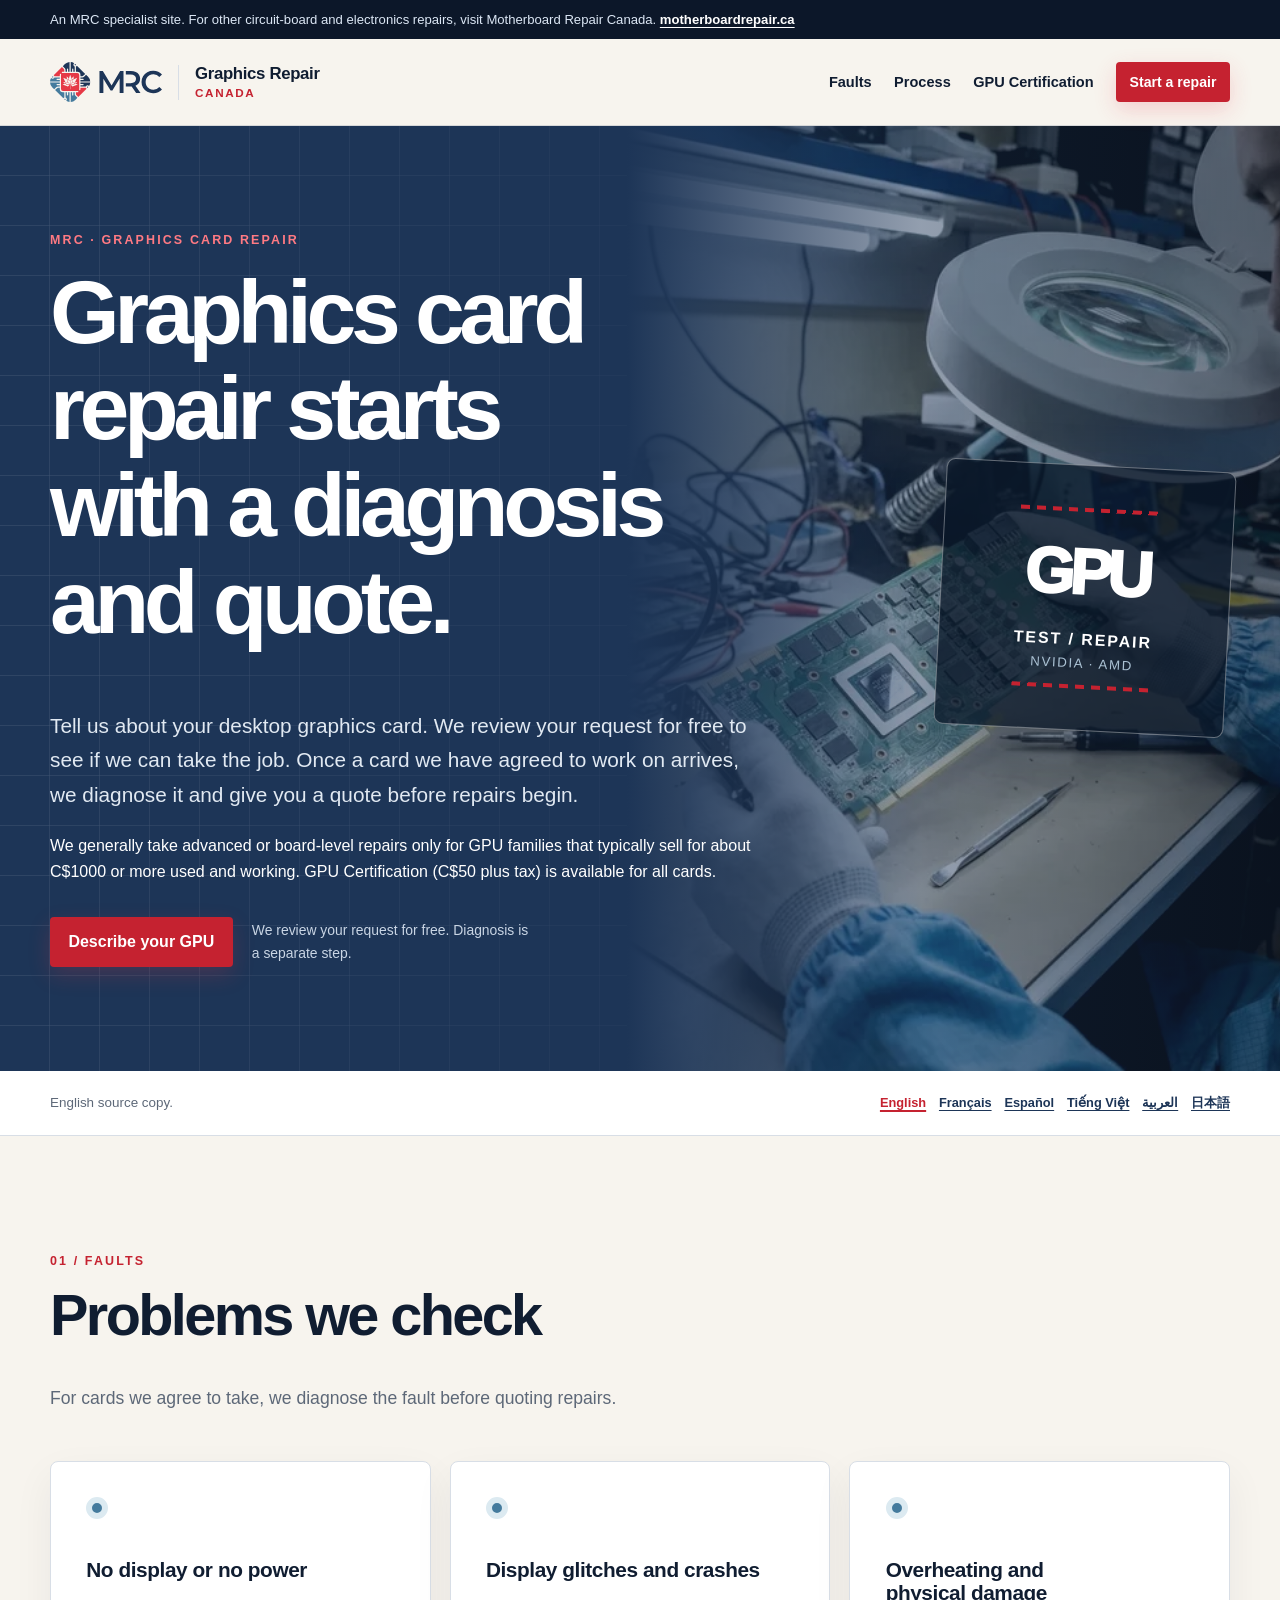
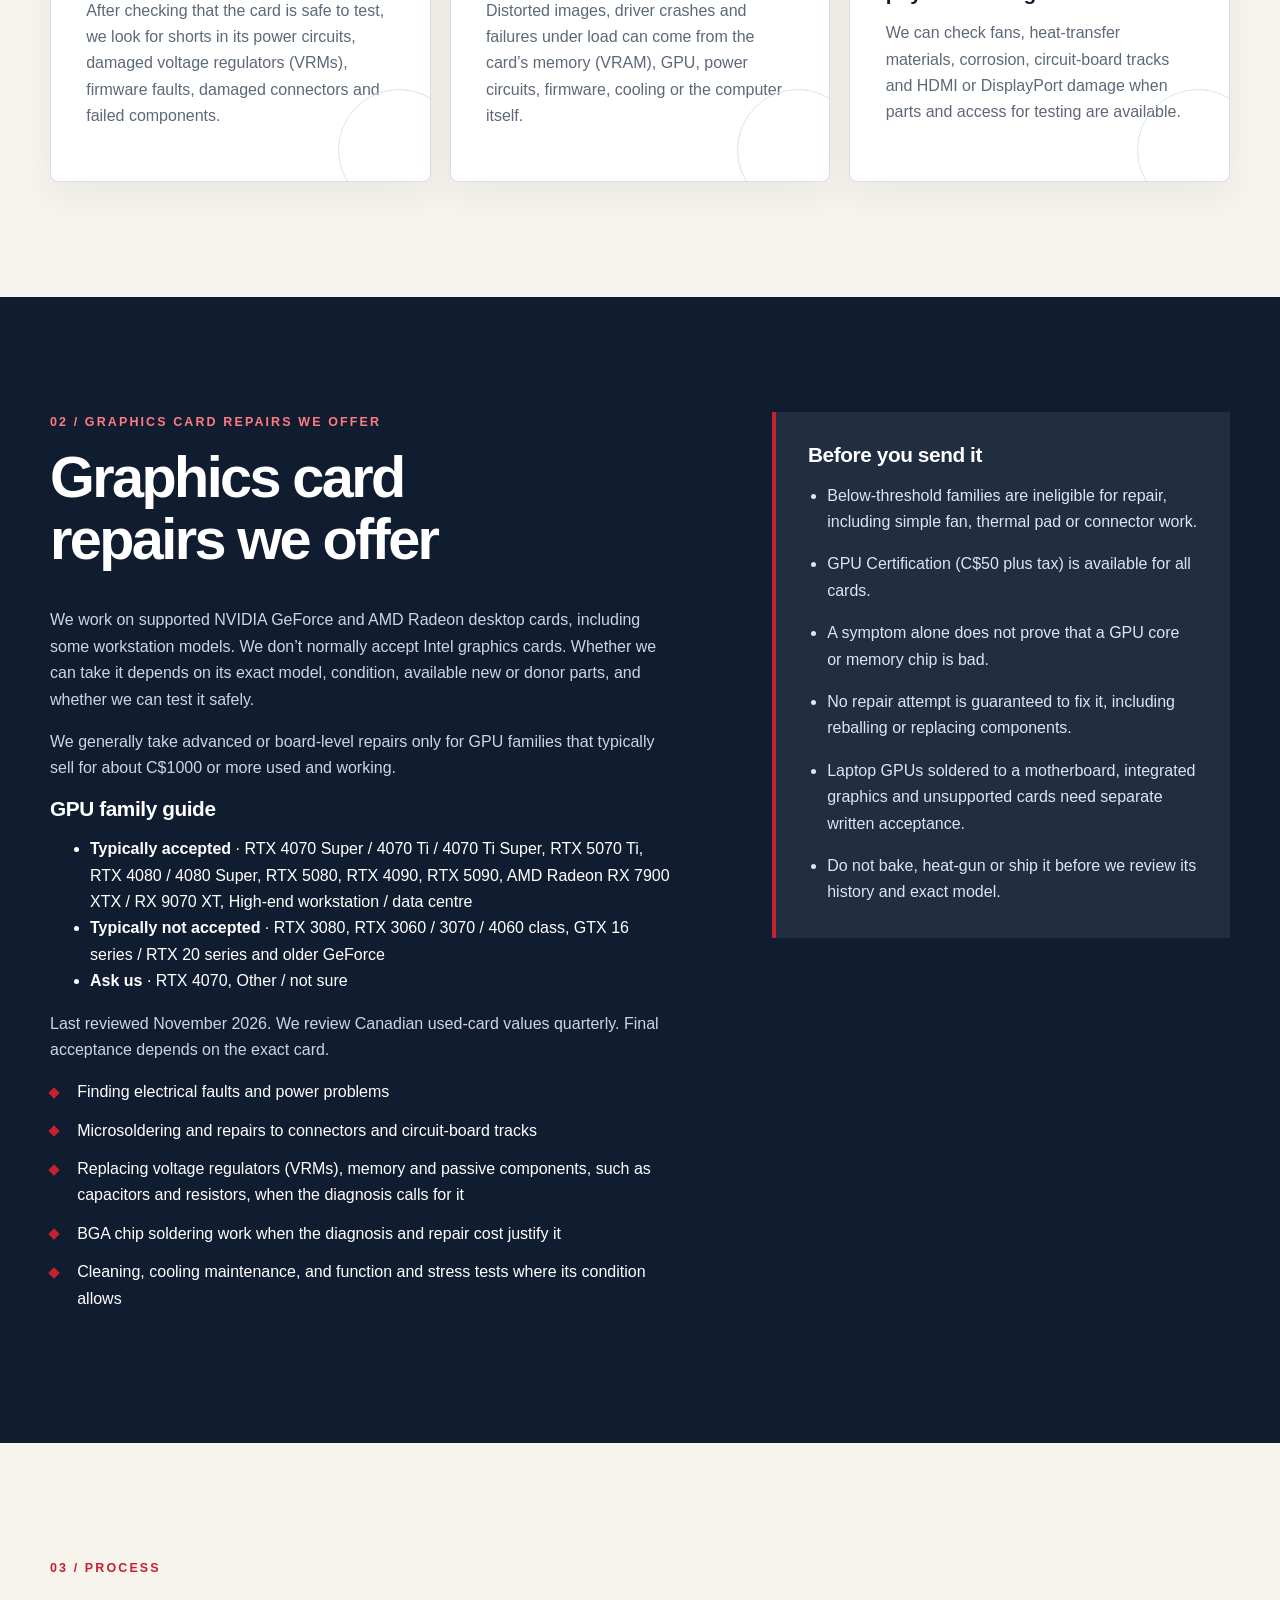
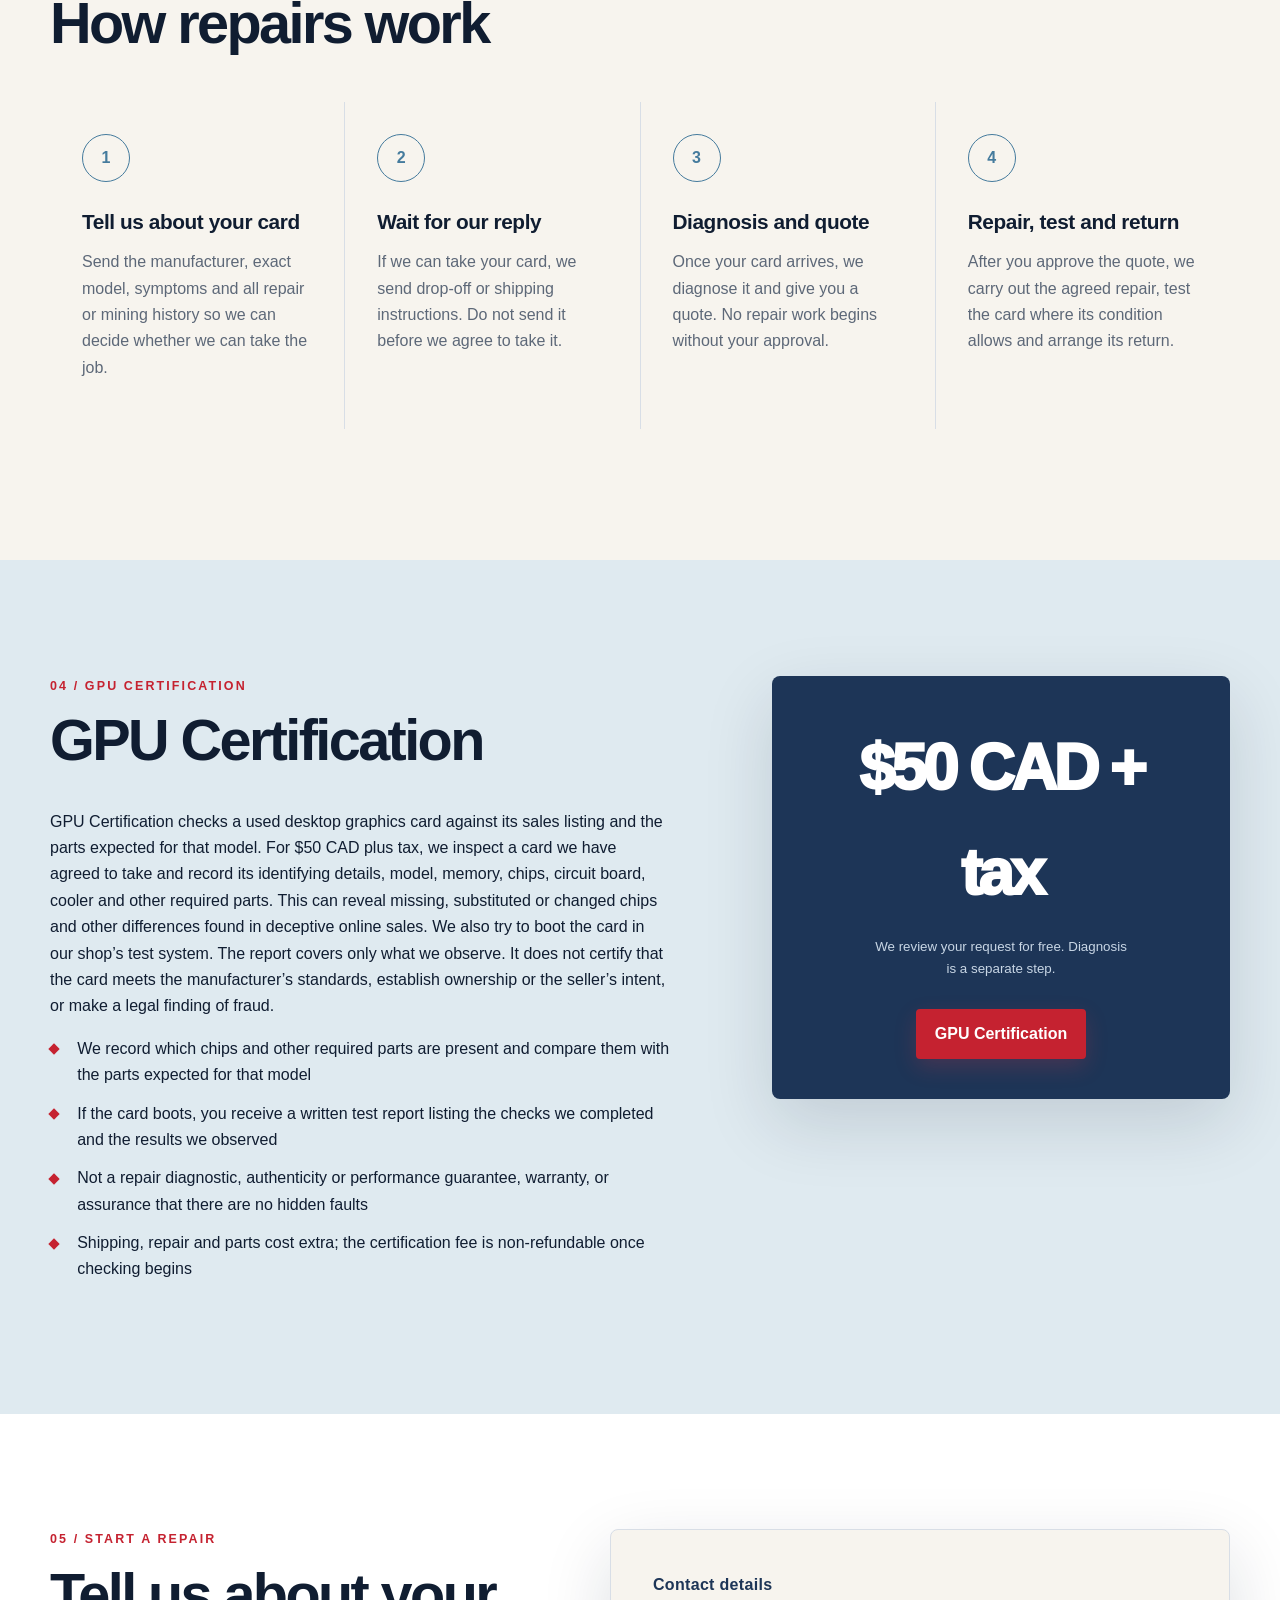
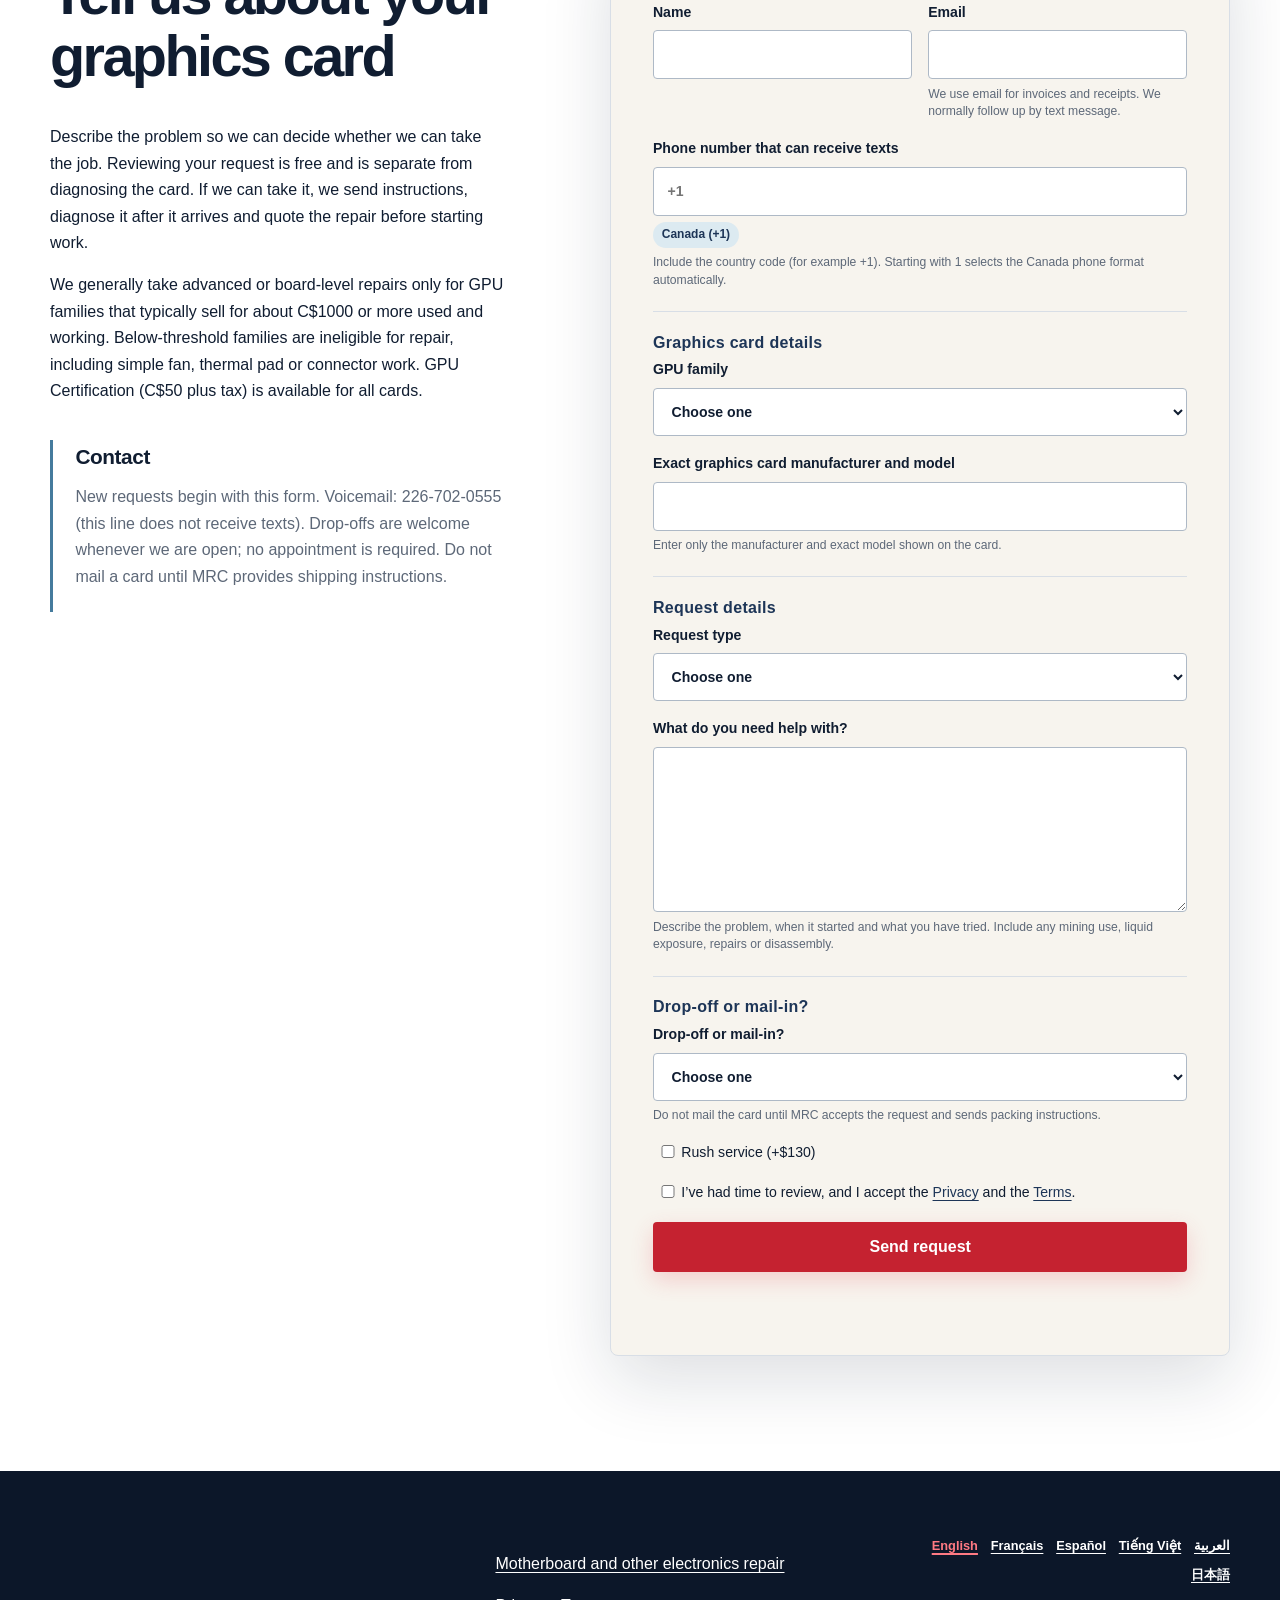
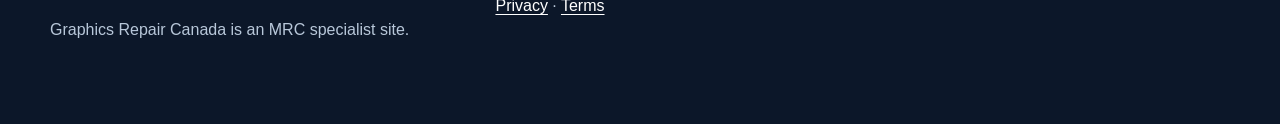
<file: index.html>
<!DOCTYPE html>
<html lang="en-CA" dir="ltr">
<head>
  <meta charset="utf-8">
  <meta name="viewport" content="width=device-width, initial-scale=1">
  <meta name="description" content="MRC provides graphics card repair and used GPU checks. Canada is our main market; we review overseas mail-in requests one by one.">
  <meta name="robots" content="index,follow,max-image-preview:large">
  <meta name="referrer" content="strict-origin-when-cross-origin">
  <meta http-equiv="Content-Security-Policy" content="default-src 'self'; img-src 'self' data:; style-src 'self'; script-src 'self' 'wasm-unsafe-eval' https://notomo.colinknapp.com/n.js https://notomo.colinknapp.com/n-rrweb.js; connect-src 'self' https://forms.motherboardrepair.ca https://notomo.colinknapp.com/collect https://notomo.colinknapp.com/replay https://notomo.colinknapp.com/n-config/graphicsrepair.ca https://notomo.colinknapp.com/n-config/graphicsrepair.com https://notomo.colinknapp.com/n-link/graphicsrepair.ca https://notomo.colinknapp.com/n-link/graphicsrepair.com; object-src 'none'; base-uri 'self'; form-action 'none'; upgrade-insecure-requests">
  <title>Graphics Card Repair Across Canada | MRC</title>
  <link rel="canonical" href="https://graphicsrepair.ca/">
  <link rel="alternate" hreflang="en-CA" href="https://graphicsrepair.ca/">
<link rel="alternate" hreflang="fr-CA" href="https://graphicsrepair.ca/fr/">
<link rel="alternate" hreflang="es-419" href="https://graphicsrepair.ca/es/">
<link rel="alternate" hreflang="vi-VN" href="https://graphicsrepair.ca/vi/">
<link rel="alternate" hreflang="ar" href="https://graphicsrepair.ca/ar/">
<link rel="alternate" hreflang="ja-JP" href="https://graphicsrepair.ca/ja/">
<link rel="alternate" hreflang="x-default" href="https://graphicsrepair.ca/">
  <meta property="og:type" content="website"><meta property="og:site_name" content="Graphics Repair Canada"><meta property="og:title" content="Graphics Card Repair Across Canada | MRC"><meta property="og:description" content="MRC provides graphics card repair and used GPU checks. Canada is our main market; we review overseas mail-in requests one by one."><meta property="og:url" content="https://graphicsrepair.ca/"><meta property="og:image" content="https://graphicsrepair.ca/assets/gpu-repair.webp">
  <meta name="twitter:card" content="summary_large_image">
  <link rel="stylesheet" href="assets/style.css">
  <link rel="icon" href="assets/favicon.svg" type="image/svg+xml">
  <script type="application/ld+json">{"@context":"https://schema.org","@graph":[{"@type":"Organization","@id":"https://graphicsrepair.ca/#organization","name":"Graphics Repair Canada","alternateName":"MRC","url":"https://graphicsrepair.ca/","telephone":"+1-226-702-0555","logo":"https://graphicsrepair.ca/assets/mrc-logo.svg","sameAs":["https://motherboardrepair.ca/"]},{"@type":"Service","@id":"https://graphicsrepair.ca/#service","name":"Graphics Card Repair Across Canada | MRC","description":"MRC provides graphics card repair and used GPU checks. Canada is our main market; we review overseas mail-in requests one by one.","provider":{"@id":"https://graphicsrepair.ca/#organization"},"areaServed":{"@type":"Country","name":"Canada"},"serviceType":"Board-level graphics card and GPU repair","offers":{"@type":"Offer","name":"GPU Certification","price":"50","priceCurrency":"CAD"}}]}</script>
  <script async src="/assets/notomo-loader.js" data-tracker-src="https://notomo.colinknapp.com/n.js" data-tracker-integrity="sha384-2pTtsurqO/Z0ssY0NXuxa4nndtscVtnZenYFchX4OvKlCMS+qy6YRRLFtiC2+ISo"></script>
  <script src="/contact-embed/loader.js?v=30ee873d4bed" defer></script>
  <script src="/assets/site.js?v=08a5240a2322" defer></script>
</head>
<body data-locale="en" data-default-country="CA">

    <a class="skip-link" href="#main">Skip to content</a>
    <div class="network-bar"><div class="shell">An MRC specialist site. For other circuit-board and electronics repairs, visit Motherboard Repair Canada. <a href="https://motherboardrepair.ca/" rel="noopener">motherboardrepair.ca</a></div></div>
    <header class="site-header">
      <div class="shell header-row">
        <a class="brand" href="/">
          <img src="assets/mrc-logo.svg" width="182" height="66" alt="MRC">
          <span><strong>Graphics Repair</strong><small>Canada</small></span>
        </a>
        <button class="menu-button" type="button" aria-expanded="false" aria-controls="site-nav">Menu</button>
        <nav id="site-nav" aria-label="Primary navigation">
          <a href="#faults">Faults</a>
          <a href="#process">Process</a>
          <a href="#gpu-certification">GPU Certification</a>
          <a class="button button-small" href="#contact">Start a repair</a>
        </nav>
      </div>
    </header>
<main id="main">
  <section class="hero">
    <div class="hero-art" aria-hidden="true"><img src="assets/gpu-repair-720.webp" srcset="assets/gpu-repair-480.webp 480w, assets/gpu-repair-720.webp 720w" sizes="(max-width: 920px) 100vw, 51vw" width="720" height="720" alt="" fetchpriority="high" decoding="async"></div>
    <div class="shell hero-grid"><div class="hero-copy">
      <p class="eyebrow">MRC · Graphics card repair</p><h1>Graphics card repair starts with a diagnosis and quote.</h1><p class="lede">Tell us about your desktop graphics card. We review your request for free to see if we can take the job. Once a card we have agreed to work on arrives, we diagnose it and give you a quote before repairs begin.</p>
      <p>We generally take advanced or board-level repairs only for GPU families that typically sell for about C$1000 or more used and working. GPU Certification (C$50 plus tax) is available for all cards.</p>
      <div class="hero-actions"><a class="button" href="#contact">Describe your GPU</a><span>We review your request for free. Diagnosis is a separate step.</span></div>
    </div><div class="board-card" aria-hidden="true"><span>GPU</span><strong>TEST / REPAIR</strong><small>NVIDIA · AMD</small></div></div>
  </section>
  <div class="language-notice"><div class="shell"><span>English source copy.</span><nav class="languages" aria-label="Language selection"><a href="/" lang="en-CA" data-language="en" aria-current="page">English</a><a href="/fr/" lang="fr-CA" data-language="fr">Français</a><a href="/es/" lang="es-419" data-language="es">Español</a><a href="/vi/" lang="vi-VN" data-language="vi">Tiếng Việt</a><a href="/ar/" lang="ar" data-language="ar">العربية</a><a href="/ja/" lang="ja-JP" data-language="ja">日本語</a></nav></div></div>
  <section class="section" id="faults"><div class="shell"><div class="section-heading"><p class="eyebrow">01 / Faults</p><h2>Problems we check</h2><p>For cards we agree to take, we diagnose the fault before quoting repairs.</p></div><div class="fault-grid"><article class="fault-card"><span class="trace-dot" aria-hidden="true"></span><h3>No display or no power</h3><p>After checking that the card is safe to test, we look for shorts in its power circuits, damaged voltage regulators (VRMs), firmware faults, damaged connectors and failed components.</p></article><article class="fault-card"><span class="trace-dot" aria-hidden="true"></span><h3>Display glitches and crashes</h3><p>Distorted images, driver crashes and failures under load can come from the card’s memory (VRAM), GPU, power circuits, firmware, cooling or the computer itself.</p></article><article class="fault-card"><span class="trace-dot" aria-hidden="true"></span><h3>Overheating and physical damage</h3><p>We can check fans, heat-transfer materials, corrosion, circuit-board tracks and HDMI or DisplayPort damage when parts and access for testing are available.</p></article></div></div></section>
  <section class="section section-dark"><div class="shell split"><div><p class="eyebrow">02 / Graphics card repairs we offer</p><h2>Graphics card repairs we offer</h2><p>We work on supported NVIDIA GeForce and AMD Radeon desktop cards, including some workstation models. We don’t normally accept Intel graphics cards. Whether we can take it depends on its exact model, condition, available new or donor parts, and whether we can test it safely.</p><p>We generally take advanced or board-level repairs only for GPU families that typically sell for about C$1000 or more used and working.</p><div id="gpu-family-guide"><h3>GPU family guide</h3><ul><li data-band="accept"><strong>Typically accepted</strong> · RTX 4070 Super / 4070 Ti / 4070 Ti Super, RTX 5070 Ti, RTX 4080 / 4080 Super, RTX 5080, RTX 4090, RTX 5090, AMD Radeon RX 7900 XTX / RX 9070 XT, High-end workstation / data centre</li><li data-band="decline"><strong>Typically not accepted</strong> · RTX 3080, RTX 3060 / 3070 / 4060 class, GTX 16 series / RTX 20 series and older GeForce</li><li data-band="review"><strong>Ask us</strong> · RTX 4070, Other / not sure</li></ul><p>Last reviewed November 2026. We review Canadian used-card values quarterly. Final acceptance depends on the exact card.</p></div><ul class="check-list"><li>Finding electrical faults and power problems</li><li>Microsoldering and repairs to connectors and circuit-board tracks</li><li>Replacing voltage regulators (VRMs), memory and passive components, such as capacitors and resistors, when the diagnosis calls for it</li><li>BGA chip soldering work when the diagnosis and repair cost justify it</li><li>Cleaning, cooling maintenance, and function and stress tests where its condition allows</li></ul></div><div class="limit-card"><h3>Before you send it</h3><ul><li>Below-threshold families are ineligible for repair, including simple fan, thermal pad or connector work.</li><li>GPU Certification (C$50 plus tax) is available for all cards.</li><li>A symptom alone does not prove that a GPU core or memory chip is bad.</li><li>No repair attempt is guaranteed to fix it, including reballing or replacing components.</li><li>Laptop GPUs soldered to a motherboard, integrated graphics and unsupported cards need separate written acceptance.</li><li>Do not bake, heat-gun or ship it before we review its history and exact model.</li></ul></div></div></section>
  <section class="section" id="process"><div class="shell"><div class="section-heading"><p class="eyebrow">03 / Process</p><h2>How repairs work</h2></div><ol class="steps"><li><span>1</span><div><h3>Tell us about your card</h3><p>Send the manufacturer, exact model, symptoms and all repair or mining history so we can decide whether we can take the job.</p></div></li><li><span>2</span><div><h3>Wait for our reply</h3><p>If we can take your card, we send drop-off or shipping instructions. Do not send it before we agree to take it.</p></div></li><li><span>3</span><div><h3>Diagnosis and quote</h3><p>Once your card arrives, we diagnose it and give you a quote. No repair work begins without your approval.</p></div></li><li><span>4</span><div><h3>Repair, test and return</h3><p>After you approve the quote, we carry out the agreed repair, test the card where its condition allows and arrange its return.</p></div></li></ol></div></section>
  <section class="section verification" id="gpu-certification"><div class="shell split"><div><p class="eyebrow">04 / GPU Certification</p><h2>GPU Certification</h2><p>GPU Certification checks a used desktop graphics card against its sales listing and the parts expected for that model. For $50 CAD plus tax, we inspect a card we have agreed to take and record its identifying details, model, memory, chips, circuit board, cooler and other required parts. This can reveal missing, substituted or changed chips and other differences found in deceptive online sales. We also try to boot the card in our shop’s test system. The report covers only what we observe. It does not certify that the card meets the manufacturer’s standards, establish ownership or the seller’s intent, or make a legal finding of fraud.</p><ul class="check-list"><li>We record which chips and other required parts are present and compare them with the parts expected for that model</li><li>If the card boots, you receive a written test report listing the checks we completed and the results we observed</li><li>Not a repair diagnostic, authenticity or performance guarantee, warranty, or assurance that there are no hidden faults</li><li>Shipping, repair and parts cost extra; the certification fee is non-refundable once checking begins</li></ul></div><div class="price-card"><span>$50 CAD + tax</span><small>We review your request for free. Diagnosis is a separate step.</small><a class="button" href="#contact">GPU Certification</a></div></div></section>
  <section class="section contact-section" id="contact"><div class="shell contact-grid"><div><p class="eyebrow">05 / Start a repair</p><h2>Tell us about your graphics card</h2><p>Describe the problem so we can decide whether we can take the job. Reviewing your request is free and is separate from diagnosing the card. If we can take it, we send instructions, diagnose it after it arrives and quote the repair before starting work.</p><p>We generally take advanced or board-level repairs only for GPU families that typically sell for about C$1000 or more used and working. Below-threshold families are ineligible for repair, including simple fan, thermal pad or connector work. GPU Certification (C$50 plus tax) is available for all cards.</p><div class="reply-card"><h3>Contact</h3><p>New requests begin with this form. Voicemail: 226-702-0555 (this line does not receive texts). Drop-offs are welcome whenever we are open; no appointment is required. Do not mail a card until MRC provides shipping instructions.</p></div></div>
    <form id="repair-form" class="repair-form" novalidate data-sending="Sending…" data-success="Request sent." data-error="We could not send the request. Please check the fields and try again.">
      <input type="hidden" name="form_id" value="graphics_card_repair_quote"><input type="hidden" name="start_time" value="">
      <fieldset><legend>Contact details</legend>
        <div class="form-row"><label>Name<input name="name" type="text" autocomplete="name" maxlength="100" required></label><label>Email<input name="email" type="email" autocomplete="email" maxlength="254" aria-describedby="email-hint" required><small id="email-hint" class="form-hint">We use email for invoices and receipts. We normally follow up by text message.</small></label></div>
        <label>Phone number that can receive texts<input name="phone" id="phone" type="tel" autocomplete="tel" inputmode="tel" maxlength="30" aria-describedby="phone-validation-profile phone-hint" data-error="Enter a valid number that can receive texts and matches the displayed phone format." required><span id="phone-validation-profile" class="phone-detection" data-international-label="International number" aria-live="polite"></span><small id="phone-hint" class="form-hint">Include the country code (for example +1). Starting with 1 selects the Canada phone format automatically.</small></label>
      </fieldset>
      <fieldset><legend>Graphics card details</legend>
        <label>GPU family<select name="gpu_family" required><option value="">Choose one</option><option value="rtx-4070-super" data-band="accept">RTX 4070 Super / 4070 Ti / 4070 Ti Super</option><option value="rtx-5070-ti" data-band="accept">RTX 5070 Ti</option><option value="rtx-4080" data-band="accept">RTX 4080 / 4080 Super</option><option value="rtx-5080" data-band="accept">RTX 5080</option><option value="rtx-4090" data-band="accept">RTX 4090</option><option value="rtx-5090" data-band="accept">RTX 5090</option><option value="radeon-high-end" data-band="accept">AMD Radeon RX 7900 XTX / RX 9070 XT</option><option value="workstation-datacenter" data-band="accept">High-end workstation / data centre</option><option value="rtx-3080" data-band="decline">RTX 3080</option><option value="rtx-3060-3070-4060" data-band="decline">RTX 3060 / 3070 / 4060 class</option><option value="legacy-geforce" data-band="decline">GTX 16 series / RTX 20 series and older GeForce</option><option value="rtx-4070" data-band="review">RTX 4070</option><option value="other" data-band="review">Other / not sure</option></select></label>
        <label>Exact graphics card manufacturer and model<input name="model" type="text" maxlength="160" required aria-describedby="model-hint"><small id="model-hint" class="form-hint">Enter only the manufacturer and exact model shown on the card.</small></label>
      </fieldset>
      <fieldset><legend>Request details</legend>
        <label>Request type<select name="request_type" required><option value="">Choose one</option><option value="repair">Repair request</option><option value="verification">GPU Certification ($50 CAD + tax)</option></select></label>
        <p id="repair-decline" role="status" tabindex="-1" hidden>This family’s typical used value is below our C$1000 threshold for advanced repair. GPU Certification remains available. For repair, you can leave us a voicemail to ask about other options or try another shop.</p>
        <label>What do you need help with?<textarea name="message" rows="6" minlength="20" maxlength="900" required aria-describedby="request-hint"></textarea><small id="request-hint" class="form-hint">Describe the problem, when it started and what you have tried. Include any mining use, liquid exposure, repairs or disassembly.</small></label>
      </fieldset>
      <fieldset><legend>Drop-off or mail-in?</legend>
        <label>Drop-off or mail-in?<select name="service_type" id="service_type" required aria-describedby="intake-hint"><option value="">Choose one</option><option value="In-Person">Drop-off during open hours (no appointment)</option><option value="Mail-In">Mail-in after MRC provides instructions</option></select><small id="intake-hint" class="form-hint">Do not mail the card until MRC accepts the request and sends packing instructions.</small></label>
        <label class="consent"><input name="rush_service" type="checkbox" value="yes"><span>Rush service (+$130)</span></label>
        <div id="mailing-fields" class="conditional-fields" hidden>
          <label>Country where the card is located and will be returned<select name="return_country" id="return_country" autocomplete="country-name" aria-describedby="country-hint" disabled><option value="">Select country</option><option value="CA">Canada</option><option value="FR">France</option><option value="ES">Spain</option><option value="MX">Mexico</option><option value="CO">Colombia</option><option value="VN">Vietnam</option><option value="JP">Japan</option><option value="SA">Saudi Arabia</option><option value="EG">Egypt</option><option value="MA">Morocco</option><option value="OTHER">Other country</option></select><small id="country-hint" class="form-hint">We use this to check available customs brokers and shipping services.</small></label>
          <label>Province, state, or region<input name="province" type="text" maxlength="100" autocomplete="address-level1" disabled></label>
          <label>Return mailing address<textarea name="mailing_address" rows="3" maxlength="300" autocomplete="street-address" aria-describedby="address-hint" disabled></textarea><small id="address-hint" class="form-hint">Required for mail-in requests and used only to coordinate return shipping in Canada or abroad.</small></label>
          <label>Unit or apartment (optional)<input name="unit_number" type="text" maxlength="30" autocomplete="address-line2" disabled></label>
          <div id="international-mailing-fields" class="conditional-fields conditional-fields-nested" role="group" aria-labelledby="international-title" hidden>
            <div><strong id="international-title">International mail-in details</strong><p class="form-hint">These details help us check customs and shipping options. Do not ship the card yet.</p></div>
            <label class="consent"><input name="ownership_confirmed" type="checkbox" value="confirmed" disabled><span>I own this card or am authorized by its owner to send it for repair.</span></label>
            <label class="consent"><input name="international_shipping_ack" type="checkbox" value="accepted" disabled><span>I will wait until MRC agrees to take my card and sends customs-broker, carrier and return-cost instructions for my request. I accept responsibility for shipping, customs, duties, taxes, brokerage, insurance and return costs.</span></label>
          </div>
        </div>
      </fieldset>
      <div class="auxiliary-field" inert><label>Website<input name="website" type="text" tabindex="-1" autocomplete="off"></label></div>
      <label class="consent"><input name="accept_terms" type="checkbox" required><span>I’ve had time to review, and I accept the <a href="/privacy/" target="_blank" rel="noopener">Privacy</a> and the <a href="/terms/" target="_blank" rel="noopener">Terms</a>.</span></label>
      <button class="button" type="submit">Send request</button><p id="form-status" class="form-status" role="status" aria-live="polite"></p>
    </form>
  </div></section>
</main>

    <footer class="site-footer">
      <div class="shell footer-grid">
        <div><img src="assets/mrc-logo-white.svg" width="158" height="57" alt="MRC" loading="lazy" decoding="async"><p>Graphics Repair Canada is an MRC specialist site.</p></div>
        <div><p><a href="https://motherboardrepair.ca/" rel="noopener">Motherboard and other electronics repair</a></p><p><a href="/privacy/">Privacy</a> · <a href="/terms/">Terms</a></p></div>
        <nav class="languages" aria-label="Footer language selection"><a href="/" lang="en-CA" data-language="en" aria-current="page">English</a><a href="/fr/" lang="fr-CA" data-language="fr">Français</a><a href="/es/" lang="es-419" data-language="es">Español</a><a href="/vi/" lang="vi-VN" data-language="vi">Tiếng Việt</a><a href="/ar/" lang="ar" data-language="ar">العربية</a><a href="/ja/" lang="ja-JP" data-language="ja">日本語</a></nav>
      </div>
    </footer>
    <div class="repair-prompt" data-repair-prompt hidden>
      <a class="repair-prompt__open" href="/#contact" data-repair-open>Start a repair</a>
      <button class="repair-prompt__dismiss" type="button" data-repair-dismiss aria-label="Dismiss repair prompt">&times;</button>
    </div>
</body></html>
</file>
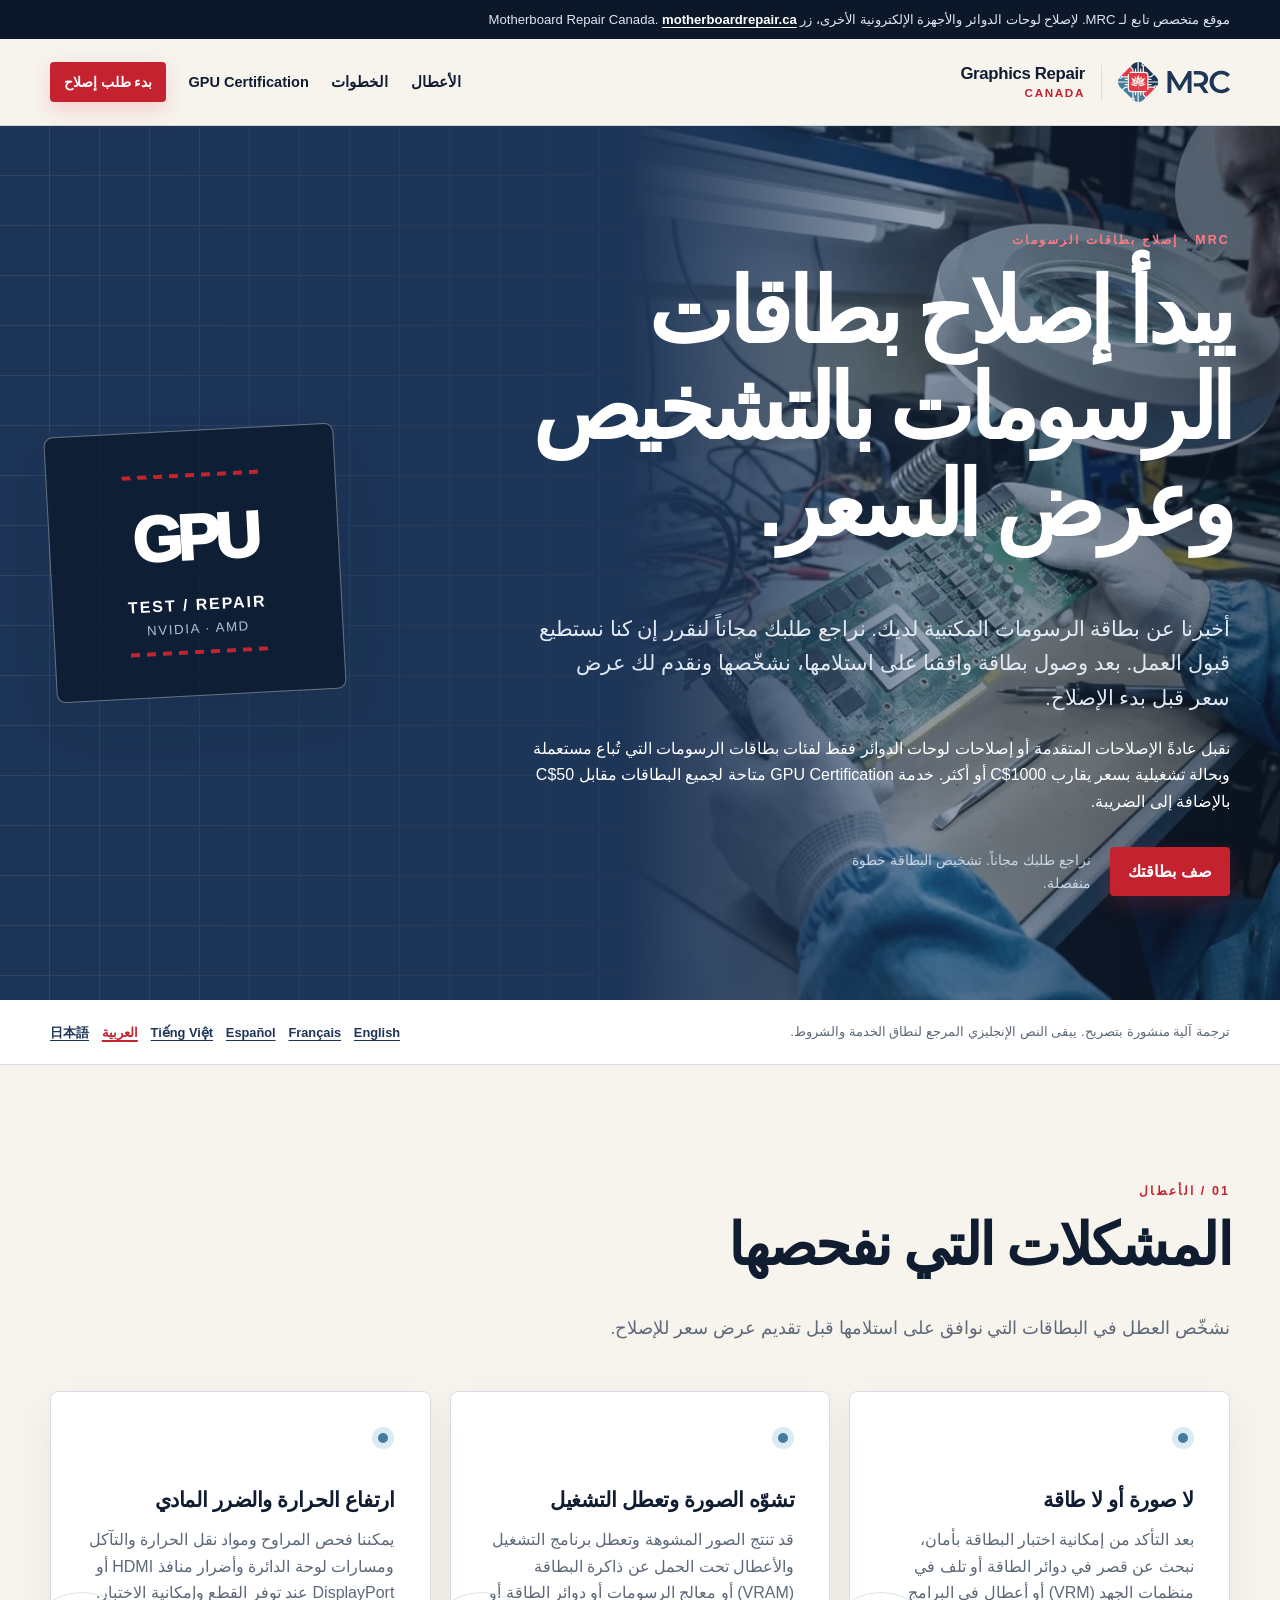
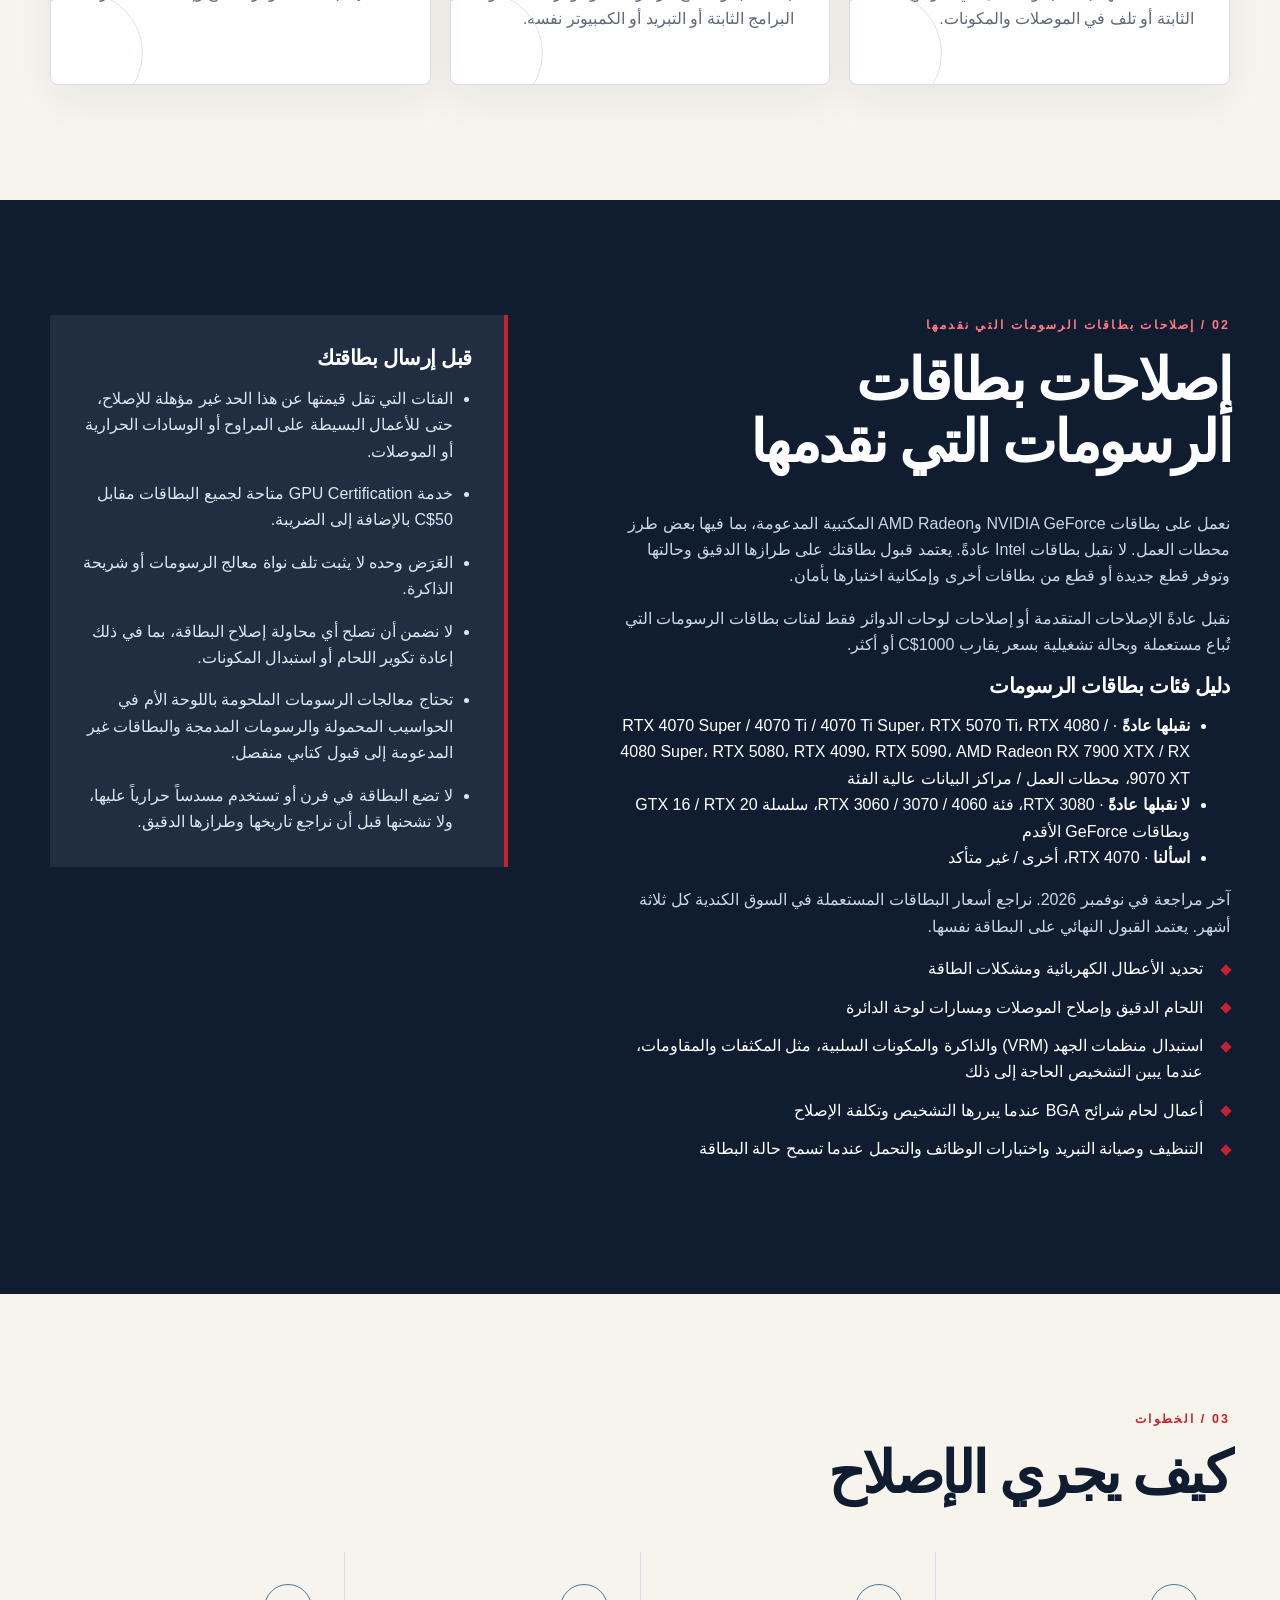
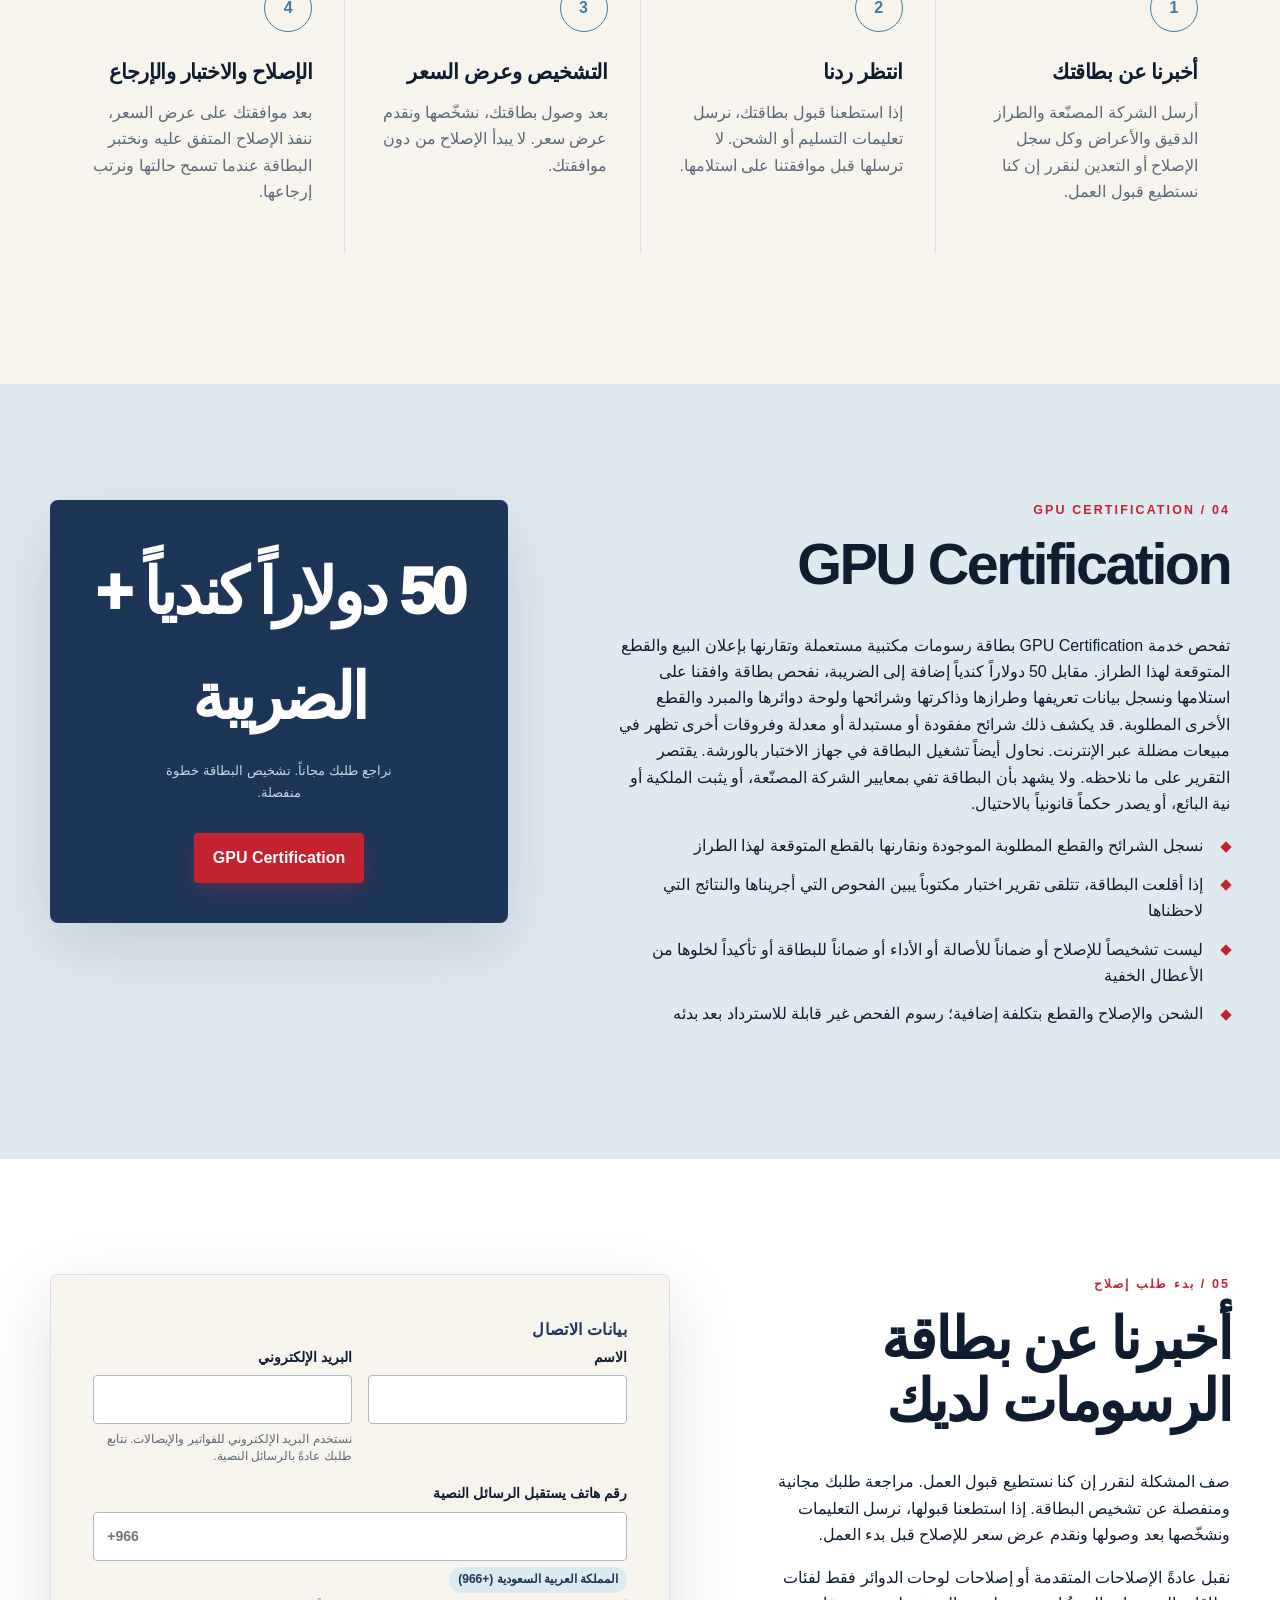
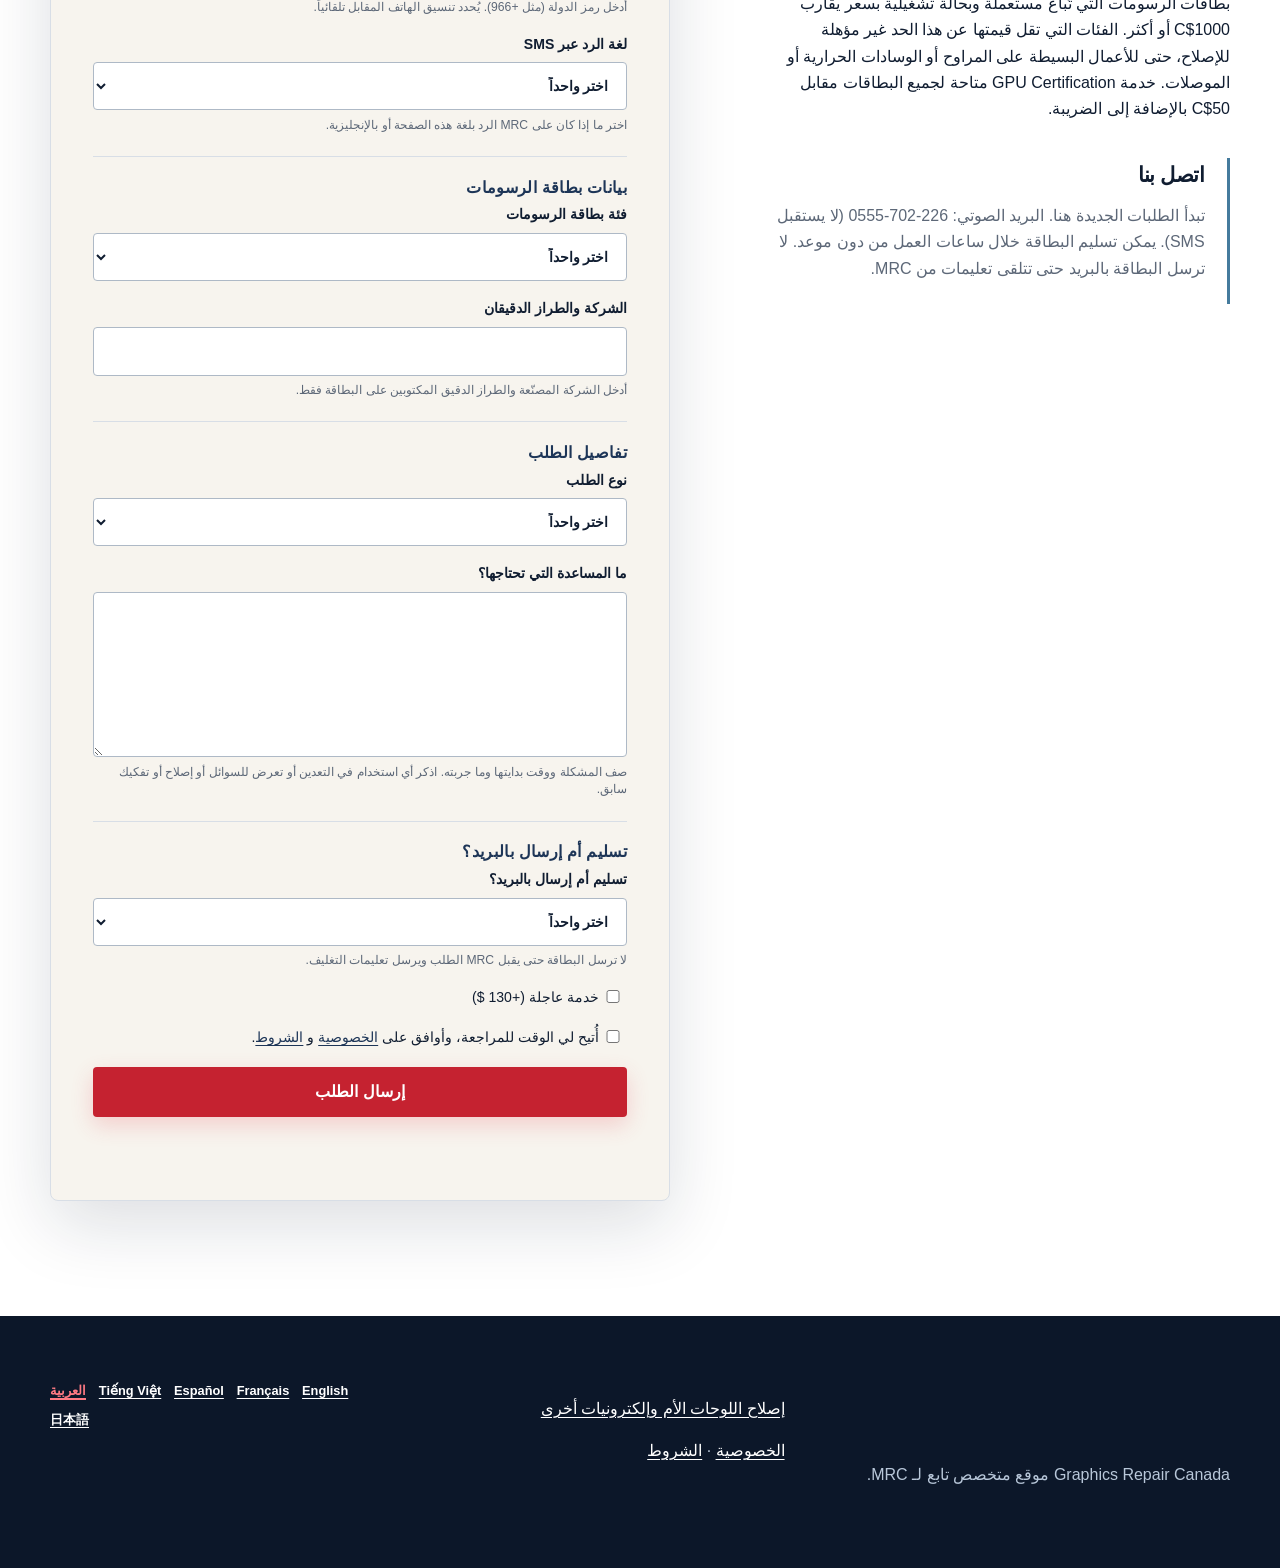
<file: ar/index.html>
<!DOCTYPE html>
<html lang="ar" dir="rtl">
<head>
  <meta charset="utf-8">
  <meta name="viewport" content="width=device-width, initial-scale=1">
  <meta name="description" content="تصلح MRC بطاقات الرسومات المكتبية ولوحات دوائرها، وتفحص البطاقات المستعملة. كندا سوقنا الرئيسي، ونراجع أيضاً طلبات الإصلاح بالبريد من خارج كندا.">
  <meta name="robots" content="index,follow,max-image-preview:large">
  <meta name="referrer" content="strict-origin-when-cross-origin">
  <meta http-equiv="Content-Security-Policy" content="default-src 'self'; img-src 'self' data:; style-src 'self'; script-src 'self' 'wasm-unsafe-eval' https://notomo.colinknapp.com/n.js https://notomo.colinknapp.com/n-rrweb.js; connect-src 'self' https://forms.motherboardrepair.ca https://notomo.colinknapp.com/collect https://notomo.colinknapp.com/replay https://notomo.colinknapp.com/n-config/graphicsrepair.ca https://notomo.colinknapp.com/n-config/graphicsrepair.com https://notomo.colinknapp.com/n-link/graphicsrepair.ca https://notomo.colinknapp.com/n-link/graphicsrepair.com; object-src 'none'; base-uri 'self'; form-action 'none'; upgrade-insecure-requests">
  <title>إصلاح بطاقات الرسومات ووحدات GPU في كندا | MRC</title>
  <link rel="canonical" href="https://graphicsrepair.ca/ar/">
  <link rel="alternate" hreflang="en-CA" href="https://graphicsrepair.ca/">
<link rel="alternate" hreflang="fr-CA" href="https://graphicsrepair.ca/fr/">
<link rel="alternate" hreflang="es-419" href="https://graphicsrepair.ca/es/">
<link rel="alternate" hreflang="vi-VN" href="https://graphicsrepair.ca/vi/">
<link rel="alternate" hreflang="ar" href="https://graphicsrepair.ca/ar/">
<link rel="alternate" hreflang="ja-JP" href="https://graphicsrepair.ca/ja/">
<link rel="alternate" hreflang="x-default" href="https://graphicsrepair.ca/">
  <meta property="og:type" content="website"><meta property="og:site_name" content="Graphics Repair Canada"><meta property="og:title" content="إصلاح بطاقات الرسومات ووحدات GPU في كندا | MRC"><meta property="og:description" content="تصلح MRC بطاقات الرسومات المكتبية ولوحات دوائرها، وتفحص البطاقات المستعملة. كندا سوقنا الرئيسي، ونراجع أيضاً طلبات الإصلاح بالبريد من خارج كندا."><meta property="og:url" content="https://graphicsrepair.ca/ar/"><meta property="og:image" content="https://graphicsrepair.ca/assets/gpu-repair.webp">
  <meta name="twitter:card" content="summary_large_image">
  <link rel="stylesheet" href="../assets/style.css">
  <link rel="icon" href="../assets/favicon.svg" type="image/svg+xml">
  <script type="application/ld+json">{"@context":"https://schema.org","@graph":[{"@type":"Organization","@id":"https://graphicsrepair.ca/#organization","name":"Graphics Repair Canada","alternateName":"MRC","url":"https://graphicsrepair.ca/","telephone":"+1-226-702-0555","logo":"https://graphicsrepair.ca/assets/mrc-logo.svg","sameAs":["https://motherboardrepair.ca/"]},{"@type":"Service","@id":"https://graphicsrepair.ca/ar/#service","name":"إصلاح بطاقات الرسومات ووحدات GPU في كندا | MRC","description":"تصلح MRC بطاقات الرسومات المكتبية ولوحات دوائرها، وتفحص البطاقات المستعملة. كندا سوقنا الرئيسي، ونراجع أيضاً طلبات الإصلاح بالبريد من خارج كندا.","provider":{"@id":"https://graphicsrepair.ca/#organization"},"areaServed":{"@type":"Country","name":"Canada"},"serviceType":"Board-level graphics card and GPU repair","offers":{"@type":"Offer","name":"GPU Certification","price":"50","priceCurrency":"CAD"}}]}</script>
  <script async src="/assets/notomo-loader.js" data-tracker-src="https://notomo.colinknapp.com/n.js" data-tracker-integrity="sha384-2pTtsurqO/Z0ssY0NXuxa4nndtscVtnZenYFchX4OvKlCMS+qy6YRRLFtiC2+ISo"></script>
  <script src="/contact-embed/loader.js?v=30ee873d4bed" defer></script>
  <script src="/assets/site.js?v=08a5240a2322" defer></script>
</head>
<body data-locale="ar" data-default-country="SA">

    <a class="skip-link" href="#main">الانتقال إلى المحتوى</a>
    <div class="network-bar"><div class="shell">موقع متخصص تابع لـ MRC. لإصلاح لوحات الدوائر والأجهزة الإلكترونية الأخرى، زر Motherboard Repair Canada. <a href="https://motherboardrepair.ca/" rel="noopener">motherboardrepair.ca</a></div></div>
    <header class="site-header">
      <div class="shell header-row">
        <a class="brand" href="/ar/">
          <img src="../assets/mrc-logo.svg" width="182" height="66" alt="MRC">
          <span><strong>Graphics Repair</strong><small>Canada</small></span>
        </a>
        <button class="menu-button" type="button" aria-expanded="false" aria-controls="site-nav">القائمة</button>
        <nav id="site-nav" aria-label="التنقل الرئيسي">
          <a href="#faults">الأعطال</a>
          <a href="#process">الخطوات</a>
          <a href="#gpu-certification">GPU Certification</a>
          <a class="button button-small" href="#contact">بدء طلب إصلاح</a>
        </nav>
      </div>
    </header>
<main id="main">
  <section class="hero">
    <div class="hero-art" aria-hidden="true"><img src="../assets/gpu-repair-720.webp" srcset="../assets/gpu-repair-480.webp 480w, ../assets/gpu-repair-720.webp 720w" sizes="(max-width: 920px) 100vw, 51vw" width="720" height="720" alt="" fetchpriority="high" decoding="async"></div>
    <div class="shell hero-grid"><div class="hero-copy">
      <p class="eyebrow">MRC · إصلاح بطاقات الرسومات</p><h1>يبدأ إصلاح بطاقات الرسومات بالتشخيص وعرض السعر.</h1><p class="lede">أخبرنا عن بطاقة الرسومات المكتبية لديك. نراجع طلبك مجاناً لنقرر إن كنا نستطيع قبول العمل. بعد وصول بطاقة وافقنا على استلامها، نشخّصها ونقدم لك عرض سعر قبل بدء الإصلاح.</p>
      <p>نقبل عادةً الإصلاحات المتقدمة أو إصلاحات لوحات الدوائر فقط لفئات بطاقات الرسومات التي تُباع مستعملة وبحالة تشغيلية بسعر يقارب C$1000 أو أكثر. خدمة GPU Certification متاحة لجميع البطاقات مقابل C$50 بالإضافة إلى الضريبة.</p>
      <div class="hero-actions"><a class="button" href="#contact">صف بطاقتك</a><span>نراجع طلبك مجاناً. تشخيص البطاقة خطوة منفصلة.</span></div>
    </div><div class="board-card" aria-hidden="true"><span>GPU</span><strong>TEST / REPAIR</strong><small>NVIDIA · AMD</small></div></div>
  </section>
  <div class="language-notice"><div class="shell"><span>ترجمة آلية منشورة بتصريح. يبقى النص الإنجليزي المرجع لنطاق الخدمة والشروط.</span><nav class="languages" aria-label="اختيار اللغة"><a href="/" lang="en-CA" data-language="en">English</a><a href="/fr/" lang="fr-CA" data-language="fr">Français</a><a href="/es/" lang="es-419" data-language="es">Español</a><a href="/vi/" lang="vi-VN" data-language="vi">Tiếng Việt</a><a href="/ar/" lang="ar" data-language="ar" aria-current="page">العربية</a><a href="/ja/" lang="ja-JP" data-language="ja">日本語</a></nav></div></div>
  <section class="section" id="faults"><div class="shell"><div class="section-heading"><p class="eyebrow">01 / الأعطال</p><h2>المشكلات التي نفحصها</h2><p>نشخّص العطل في البطاقات التي نوافق على استلامها قبل تقديم عرض سعر للإصلاح.</p></div><div class="fault-grid"><article class="fault-card"><span class="trace-dot" aria-hidden="true"></span><h3>لا صورة أو لا طاقة</h3><p>بعد التأكد من إمكانية اختبار البطاقة بأمان، نبحث عن قصر في دوائر الطاقة أو تلف في منظمات الجهد (VRM) أو أعطال في البرامج الثابتة أو تلف في الموصلات والمكونات.</p></article><article class="fault-card"><span class="trace-dot" aria-hidden="true"></span><h3>تشوّه الصورة وتعطل التشغيل</h3><p>قد تنتج الصور المشوهة وتعطل برنامج التشغيل والأعطال تحت الحمل عن ذاكرة البطاقة (VRAM) أو معالج الرسومات أو دوائر الطاقة أو البرامج الثابتة أو التبريد أو الكمبيوتر نفسه.</p></article><article class="fault-card"><span class="trace-dot" aria-hidden="true"></span><h3>ارتفاع الحرارة والضرر المادي</h3><p>يمكننا فحص المراوح ومواد نقل الحرارة والتآكل ومسارات لوحة الدائرة وأضرار منافذ HDMI أو DisplayPort عند توفر القطع وإمكانية الاختبار.</p></article></div></div></section>
  <section class="section section-dark"><div class="shell split"><div><p class="eyebrow">02 / إصلاحات بطاقات الرسومات التي نقدمها</p><h2>إصلاحات بطاقات الرسومات التي نقدمها</h2><p>نعمل على بطاقات NVIDIA GeForce وAMD Radeon المكتبية المدعومة، بما فيها بعض طرز محطات العمل. لا نقبل بطاقات Intel عادةً. يعتمد قبول بطاقتك على طرازها الدقيق وحالتها وتوفر قطع جديدة أو قطع من بطاقات أخرى وإمكانية اختبارها بأمان.</p><p>نقبل عادةً الإصلاحات المتقدمة أو إصلاحات لوحات الدوائر فقط لفئات بطاقات الرسومات التي تُباع مستعملة وبحالة تشغيلية بسعر يقارب C$1000 أو أكثر.</p><div id="gpu-family-guide"><h3>دليل فئات بطاقات الرسومات</h3><ul><li data-band="accept"><strong>نقبلها عادةً</strong> · RTX 4070 Super / 4070 Ti / 4070 Ti Super، RTX 5070 Ti، RTX 4080 / 4080 Super، RTX 5080، RTX 4090، RTX 5090، AMD Radeon RX 7900 XTX / RX 9070 XT، محطات العمل / مراكز البيانات عالية الفئة</li><li data-band="decline"><strong>لا نقبلها عادةً</strong> · RTX 3080، فئة RTX 3060 / 3070 / 4060، سلسلة GTX 16 / RTX 20 وبطاقات GeForce الأقدم</li><li data-band="review"><strong>اسألنا</strong> · RTX 4070، أخرى / غير متأكد</li></ul><p>آخر مراجعة في نوفمبر 2026. نراجع أسعار البطاقات المستعملة في السوق الكندية كل ثلاثة أشهر. يعتمد القبول النهائي على البطاقة نفسها.</p></div><ul class="check-list"><li>تحديد الأعطال الكهربائية ومشكلات الطاقة</li><li>اللحام الدقيق وإصلاح الموصلات ومسارات لوحة الدائرة</li><li>استبدال منظمات الجهد (VRM) والذاكرة والمكونات السلبية، مثل المكثفات والمقاومات، عندما يبين التشخيص الحاجة إلى ذلك</li><li>أعمال لحام شرائح BGA عندما يبررها التشخيص وتكلفة الإصلاح</li><li>التنظيف وصيانة التبريد واختبارات الوظائف والتحمل عندما تسمح حالة البطاقة</li></ul></div><div class="limit-card"><h3>قبل إرسال بطاقتك</h3><ul><li>الفئات التي تقل قيمتها عن هذا الحد غير مؤهلة للإصلاح، حتى للأعمال البسيطة على المراوح أو الوسادات الحرارية أو الموصلات.</li><li>خدمة GPU Certification متاحة لجميع البطاقات مقابل C$50 بالإضافة إلى الضريبة.</li><li>العَرَض وحده لا يثبت تلف نواة معالج الرسومات أو شريحة الذاكرة.</li><li>لا نضمن أن تصلح أي محاولة إصلاح البطاقة، بما في ذلك إعادة تكوير اللحام أو استبدال المكونات.</li><li>تحتاج معالجات الرسومات الملحومة باللوحة الأم في الحواسيب المحمولة والرسومات المدمجة والبطاقات غير المدعومة إلى قبول كتابي منفصل.</li><li>لا تضع البطاقة في فرن أو تستخدم مسدساً حرارياً عليها، ولا تشحنها قبل أن نراجع تاريخها وطرازها الدقيق.</li></ul></div></div></section>
  <section class="section" id="process"><div class="shell"><div class="section-heading"><p class="eyebrow">03 / الخطوات</p><h2>كيف يجري الإصلاح</h2></div><ol class="steps"><li><span>1</span><div><h3>أخبرنا عن بطاقتك</h3><p>أرسل الشركة المصنّعة والطراز الدقيق والأعراض وكل سجل الإصلاح أو التعدين لنقرر إن كنا نستطيع قبول العمل.</p></div></li><li><span>2</span><div><h3>انتظر ردنا</h3><p>إذا استطعنا قبول بطاقتك، نرسل تعليمات التسليم أو الشحن. لا ترسلها قبل موافقتنا على استلامها.</p></div></li><li><span>3</span><div><h3>التشخيص وعرض السعر</h3><p>بعد وصول بطاقتك، نشخّصها ونقدم عرض سعر. لا يبدأ الإصلاح من دون موافقتك.</p></div></li><li><span>4</span><div><h3>الإصلاح والاختبار والإرجاع</h3><p>بعد موافقتك على عرض السعر، ننفذ الإصلاح المتفق عليه ونختبر البطاقة عندما تسمح حالتها ونرتب إرجاعها.</p></div></li></ol></div></section>
  <section class="section verification" id="gpu-certification"><div class="shell split"><div><p class="eyebrow">04 / GPU Certification</p><h2>GPU Certification</h2><p>تفحص خدمة GPU Certification بطاقة رسومات مكتبية مستعملة وتقارنها بإعلان البيع والقطع المتوقعة لهذا الطراز. مقابل 50 دولاراً كندياً إضافة إلى الضريبة، نفحص بطاقة وافقنا على استلامها ونسجل بيانات تعريفها وطرازها وذاكرتها وشرائحها ولوحة دوائرها والمبرد والقطع الأخرى المطلوبة. قد يكشف ذلك شرائح مفقودة أو مستبدلة أو معدلة وفروقات أخرى تظهر في مبيعات مضللة عبر الإنترنت. نحاول أيضاً تشغيل البطاقة في جهاز الاختبار بالورشة. يقتصر التقرير على ما نلاحظه. ولا يشهد بأن البطاقة تفي بمعايير الشركة المصنّعة، أو يثبت الملكية أو نية البائع، أو يصدر حكماً قانونياً بالاحتيال.</p><ul class="check-list"><li>نسجل الشرائح والقطع المطلوبة الموجودة ونقارنها بالقطع المتوقعة لهذا الطراز</li><li>إذا أقلعت البطاقة، تتلقى تقرير اختبار مكتوباً يبين الفحوص التي أجريناها والنتائج التي لاحظناها</li><li>ليست تشخيصاً للإصلاح أو ضماناً للأصالة أو الأداء أو ضماناً للبطاقة أو تأكيداً لخلوها من الأعطال الخفية</li><li>الشحن والإصلاح والقطع بتكلفة إضافية؛ رسوم الفحص غير قابلة للاسترداد بعد بدئه</li></ul></div><div class="price-card"><span>50 دولاراً كندياً + الضريبة</span><small>نراجع طلبك مجاناً. تشخيص البطاقة خطوة منفصلة.</small><a class="button" href="#contact">GPU Certification</a></div></div></section>
  <section class="section contact-section" id="contact"><div class="shell contact-grid"><div><p class="eyebrow">05 / بدء طلب إصلاح</p><h2>أخبرنا عن بطاقة الرسومات لديك</h2><p>صف المشكلة لنقرر إن كنا نستطيع قبول العمل. مراجعة طلبك مجانية ومنفصلة عن تشخيص البطاقة. إذا استطعنا قبولها، نرسل التعليمات ونشخّصها بعد وصولها ونقدم عرض سعر للإصلاح قبل بدء العمل.</p><p>نقبل عادةً الإصلاحات المتقدمة أو إصلاحات لوحات الدوائر فقط لفئات بطاقات الرسومات التي تُباع مستعملة وبحالة تشغيلية بسعر يقارب C$1000 أو أكثر. الفئات التي تقل قيمتها عن هذا الحد غير مؤهلة للإصلاح، حتى للأعمال البسيطة على المراوح أو الوسادات الحرارية أو الموصلات. خدمة GPU Certification متاحة لجميع البطاقات مقابل C$50 بالإضافة إلى الضريبة.</p><div class="reply-card"><h3>اتصل بنا</h3><p>تبدأ الطلبات الجديدة هنا. البريد الصوتي: 226-702-0555 (لا يستقبل SMS). يمكن تسليم البطاقة خلال ساعات العمل من دون موعد. لا ترسل البطاقة بالبريد حتى تتلقى تعليمات من MRC.</p></div></div>
    <form id="repair-form" class="repair-form" novalidate data-sending="جارٍ الإرسال…" data-success="تم إرسال الطلب." data-error="تعذر الإرسال. راجع الحقول وحاول مجدداً.">
      <input type="hidden" name="form_id" value="graphics_card_repair_quote"><input type="hidden" name="start_time" value="">
      <fieldset><legend>بيانات الاتصال</legend>
        <div class="form-row"><label>الاسم<input name="name" type="text" autocomplete="name" maxlength="100" required></label><label>البريد الإلكتروني<input name="email" type="email" autocomplete="email" maxlength="254" aria-describedby="email-hint" required><small id="email-hint" class="form-hint">نستخدم البريد الإلكتروني للفواتير والإيصالات. نتابع طلبك عادةً بالرسائل النصية.</small></label></div>
        <label>رقم هاتف يستقبل الرسائل النصية<input name="phone" id="phone" type="tel" autocomplete="tel" inputmode="tel" maxlength="30" aria-describedby="phone-validation-profile phone-hint" data-error="أدخل رقماً صالحاً يستقبل الرسائل النصية ويطابق تنسيق الهاتف المعروض." required><span id="phone-validation-profile" class="phone-detection" data-international-label="رقم دولي" aria-live="polite"></span><small id="phone-hint" class="form-hint">أدخل رمز الدولة (مثل +966). يُحدد تنسيق الهاتف المقابل تلقائياً.</small></label>
        <label>لغة الرد عبر SMS<select name="english_support_preference" required aria-describedby="reply-language-hint"><option value="">اختر واحداً</option><option value="no">الرد بالعربية</option><option value="yes">الرد بالإنجليزية</option></select><small id="reply-language-hint" class="form-hint">اختر ما إذا كان على MRC الرد بلغة هذه الصفحة أو بالإنجليزية.</small></label>
      </fieldset>
      <fieldset><legend>بيانات بطاقة الرسومات</legend>
        <label>فئة بطاقة الرسومات<select name="gpu_family" required><option value="">اختر واحداً</option><option value="rtx-4070-super" data-band="accept">RTX 4070 Super / 4070 Ti / 4070 Ti Super</option><option value="rtx-5070-ti" data-band="accept">RTX 5070 Ti</option><option value="rtx-4080" data-band="accept">RTX 4080 / 4080 Super</option><option value="rtx-5080" data-band="accept">RTX 5080</option><option value="rtx-4090" data-band="accept">RTX 4090</option><option value="rtx-5090" data-band="accept">RTX 5090</option><option value="radeon-high-end" data-band="accept">AMD Radeon RX 7900 XTX / RX 9070 XT</option><option value="workstation-datacenter" data-band="accept">محطات العمل / مراكز البيانات عالية الفئة</option><option value="rtx-3080" data-band="decline">RTX 3080</option><option value="rtx-3060-3070-4060" data-band="decline">فئة RTX 3060 / 3070 / 4060</option><option value="legacy-geforce" data-band="decline">سلسلة GTX 16 / RTX 20 وبطاقات GeForce الأقدم</option><option value="rtx-4070" data-band="review">RTX 4070</option><option value="other" data-band="review">أخرى / غير متأكد</option></select></label>
        <label>الشركة والطراز الدقيقان<input name="model" type="text" maxlength="160" required aria-describedby="model-hint"><small id="model-hint" class="form-hint">أدخل الشركة المصنّعة والطراز الدقيق المكتوبين على البطاقة فقط.</small></label>
      </fieldset>
      <fieldset><legend>تفاصيل الطلب</legend>
        <label>نوع الطلب<select name="request_type" required><option value="">اختر واحداً</option><option value="repair">طلب إصلاح</option><option value="verification">GPU Certification (50 CAD + الضريبة)</option></select></label>
        <p id="repair-decline" role="status" tabindex="-1" hidden>القيمة المعتادة لهذه الفئة في سوق البطاقات المستعملة أقل من حدّنا البالغ C$1000 للإصلاحات المتقدمة. لا تزال خدمة GPU Certification متاحة. للإصلاح، يمكنك ترك رسالة صوتية للاستفسار عن خيارات أخرى أو تجربة ورشة أخرى.</p>
        <label>ما المساعدة التي تحتاجها؟<textarea name="message" rows="6" minlength="20" maxlength="900" required aria-describedby="request-hint"></textarea><small id="request-hint" class="form-hint">صف المشكلة ووقت بدايتها وما جربته. اذكر أي استخدام في التعدين أو تعرض للسوائل أو إصلاح أو تفكيك سابق.</small></label>
      </fieldset>
      <fieldset><legend>تسليم أم إرسال بالبريد؟</legend>
        <label>تسليم أم إرسال بالبريد؟<select name="service_type" id="service_type" required aria-describedby="intake-hint"><option value="">اختر واحداً</option><option value="In-Person">التسليم خلال ساعات العمل (من دون موعد)</option><option value="Mail-In">الإرسال بعد أن يقدم MRC التعليمات</option></select><small id="intake-hint" class="form-hint">لا ترسل البطاقة حتى يقبل MRC الطلب ويرسل تعليمات التغليف.</small></label>
        <label class="consent"><input name="rush_service" type="checkbox" value="yes"><span>خدمة عاجلة (+130 $)</span></label>
        <div id="mailing-fields" class="conditional-fields" hidden>
          <label>الدولة التي توجد فيها البطاقة والتي ستُعاد إليها<select name="return_country" id="return_country" autocomplete="country-name" aria-describedby="country-hint" disabled><option value="">اختر الدولة</option><option value="CA">كندا</option><option value="FR">فرنسا</option><option value="ES">إسبانيا</option><option value="MX">المكسيك</option><option value="CO">كولومبيا</option><option value="VN">فيتنام</option><option value="JP">اليابان</option><option value="SA">المملكة العربية السعودية</option><option value="EG">مصر</option><option value="MA">المغرب</option><option value="OTHER">دولة أخرى</option></select><small id="country-hint" class="form-hint">نستخدم هذه المعلومة للتحقق من وسطاء الجمارك وخدمات الشحن المتاحة.</small></label>
          <label>المقاطعة أو الولاية أو المنطقة<input name="province" type="text" maxlength="100" autocomplete="address-level1" disabled></label>
          <label>عنوان الإرجاع البريدي<textarea name="mailing_address" rows="3" maxlength="300" autocomplete="street-address" aria-describedby="address-hint" disabled></textarea><small id="address-hint" class="form-hint">مطلوب للطلبات البريدية ويُستخدم فقط لتنسيق الإرجاع داخل كندا أو دولياً.</small></label>
          <label>رقم الوحدة أو الشقة (اختياري)<input name="unit_number" type="text" maxlength="30" autocomplete="address-line2" disabled></label>
          <div id="international-mailing-fields" class="conditional-fields conditional-fields-nested" role="group" aria-labelledby="international-title" hidden>
            <div><strong id="international-title">تفاصيل الإرسال الدولي</strong><p class="form-hint">تساعدنا هذه المعلومات في التحقق من خيارات الجمارك والشحن. لا ترسل البطاقة بعد.</p></div>
            <label class="consent"><input name="ownership_confirmed" type="checkbox" value="confirmed" disabled><span>أملك هذه البطاقة أو لدي تفويض من مالكها لإرسالها للإصلاح.</span></label>
            <label class="consent"><input name="international_shipping_ack" type="checkbox" value="accepted" disabled><span>سأنتظر حتى توافق MRC على استلام بطاقتي وترسل تعليمات وسيط الجمارك والناقل وتكاليف الإرجاع الخاصة بطلبي. أتحمل مسؤولية الشحن والجمارك والرسوم والضرائب والوساطة والتأمين وتكاليف الإرجاع.</span></label>
          </div>
        </div>
      </fieldset>
      <div class="auxiliary-field" inert><label>Website<input name="website" type="text" tabindex="-1" autocomplete="off"></label></div>
      <label class="consent"><input name="accept_terms" type="checkbox" required><span>أُتيح لي الوقت للمراجعة، وأوافق على <a href="/privacy/" target="_blank" rel="noopener">الخصوصية</a> و <a href="/terms/" target="_blank" rel="noopener">الشروط</a>.</span></label>
      <button class="button" type="submit">إرسال الطلب</button><p id="form-status" class="form-status" role="status" aria-live="polite"></p>
    </form>
  </div></section>
</main>

    <footer class="site-footer">
      <div class="shell footer-grid">
        <div><img src="../assets/mrc-logo-white.svg" width="158" height="57" alt="MRC" loading="lazy" decoding="async"><p>Graphics Repair Canada موقع متخصص تابع لـ MRC.</p></div>
        <div><p><a href="https://motherboardrepair.ca/" rel="noopener">إصلاح اللوحات الأم وإلكترونيات أخرى</a></p><p><a href="/privacy/">الخصوصية</a> · <a href="/terms/">الشروط</a></p></div>
        <nav class="languages" aria-label="لغات تذييل الصفحة"><a href="/" lang="en-CA" data-language="en">English</a><a href="/fr/" lang="fr-CA" data-language="fr">Français</a><a href="/es/" lang="es-419" data-language="es">Español</a><a href="/vi/" lang="vi-VN" data-language="vi">Tiếng Việt</a><a href="/ar/" lang="ar" data-language="ar" aria-current="page">العربية</a><a href="/ja/" lang="ja-JP" data-language="ja">日本語</a></nav>
      </div>
    </footer>
    <div class="repair-prompt" data-repair-prompt hidden>
      <a class="repair-prompt__open" href="/ar/#contact" data-repair-open>بدء طلب إصلاح</a>
      <button class="repair-prompt__dismiss" type="button" data-repair-dismiss aria-label="إغلاق دعوة الإصلاح">&times;</button>
    </div>
</body></html>
</file>
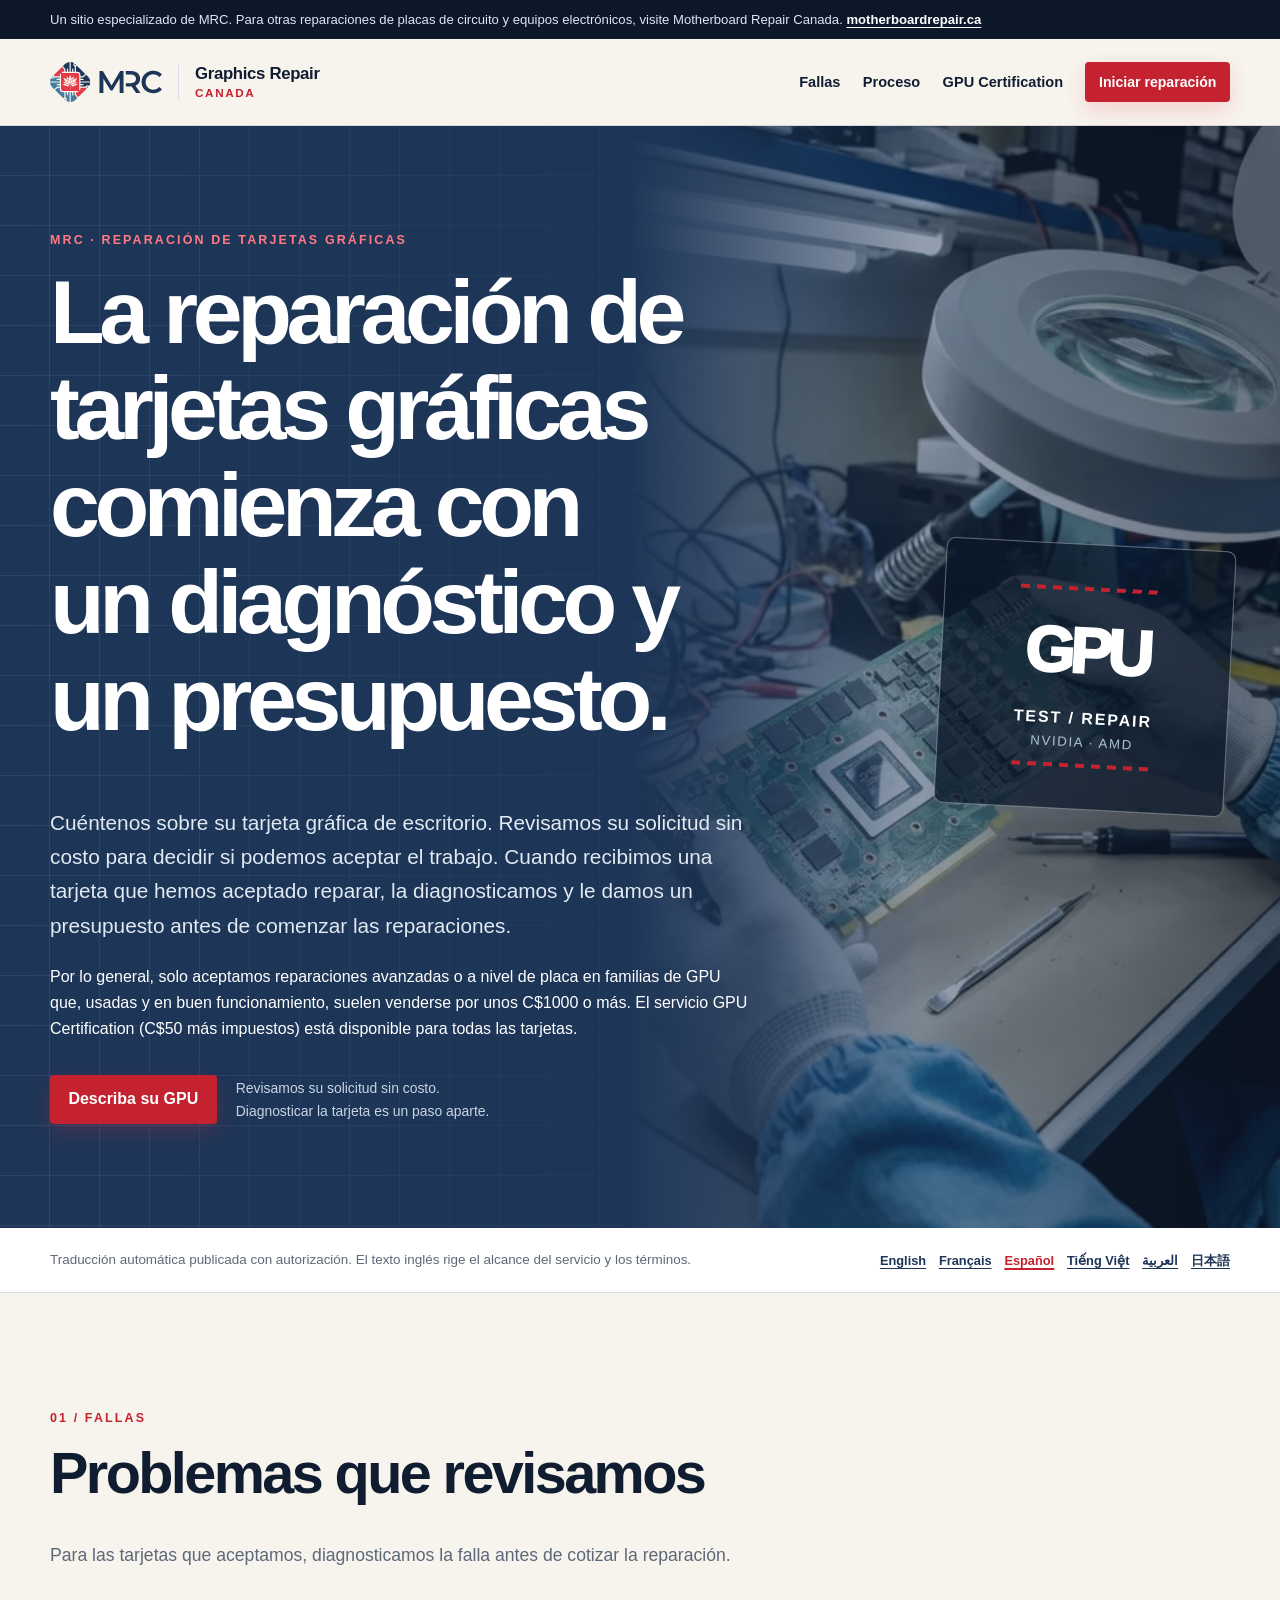
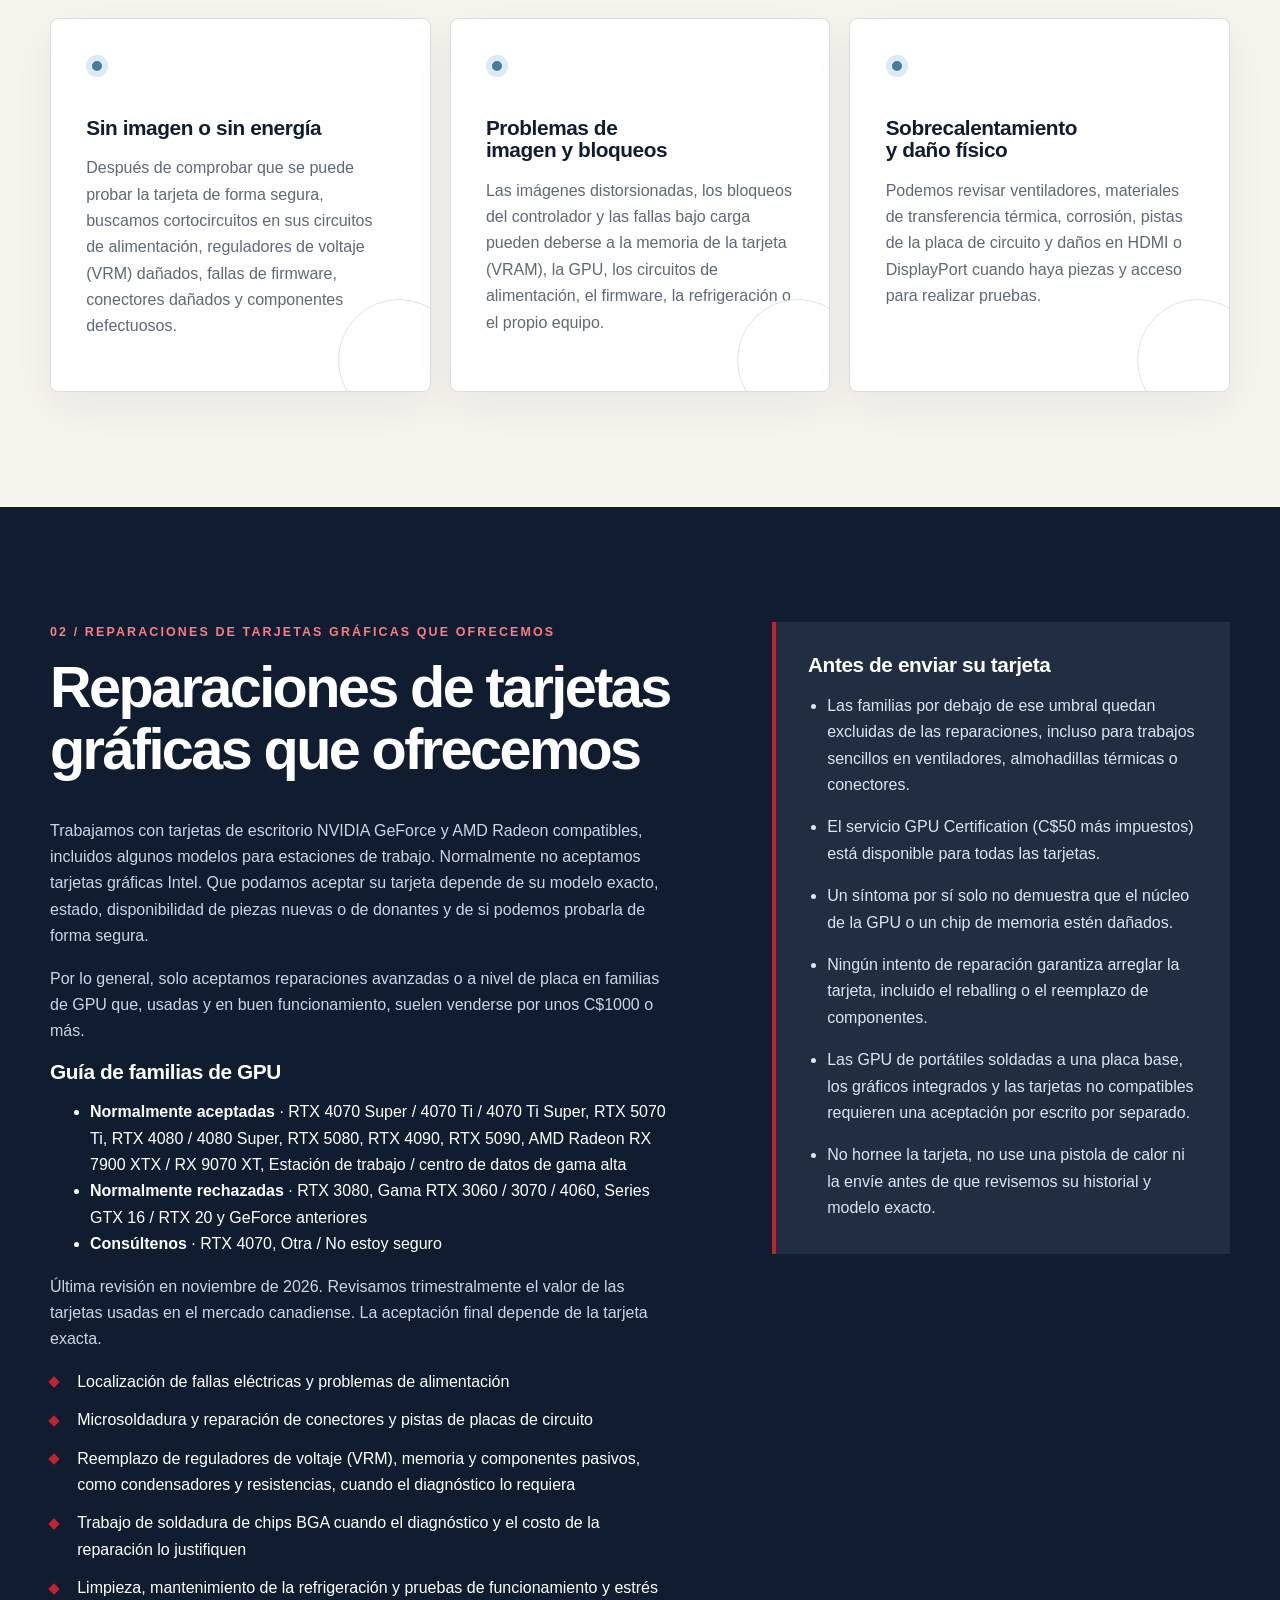
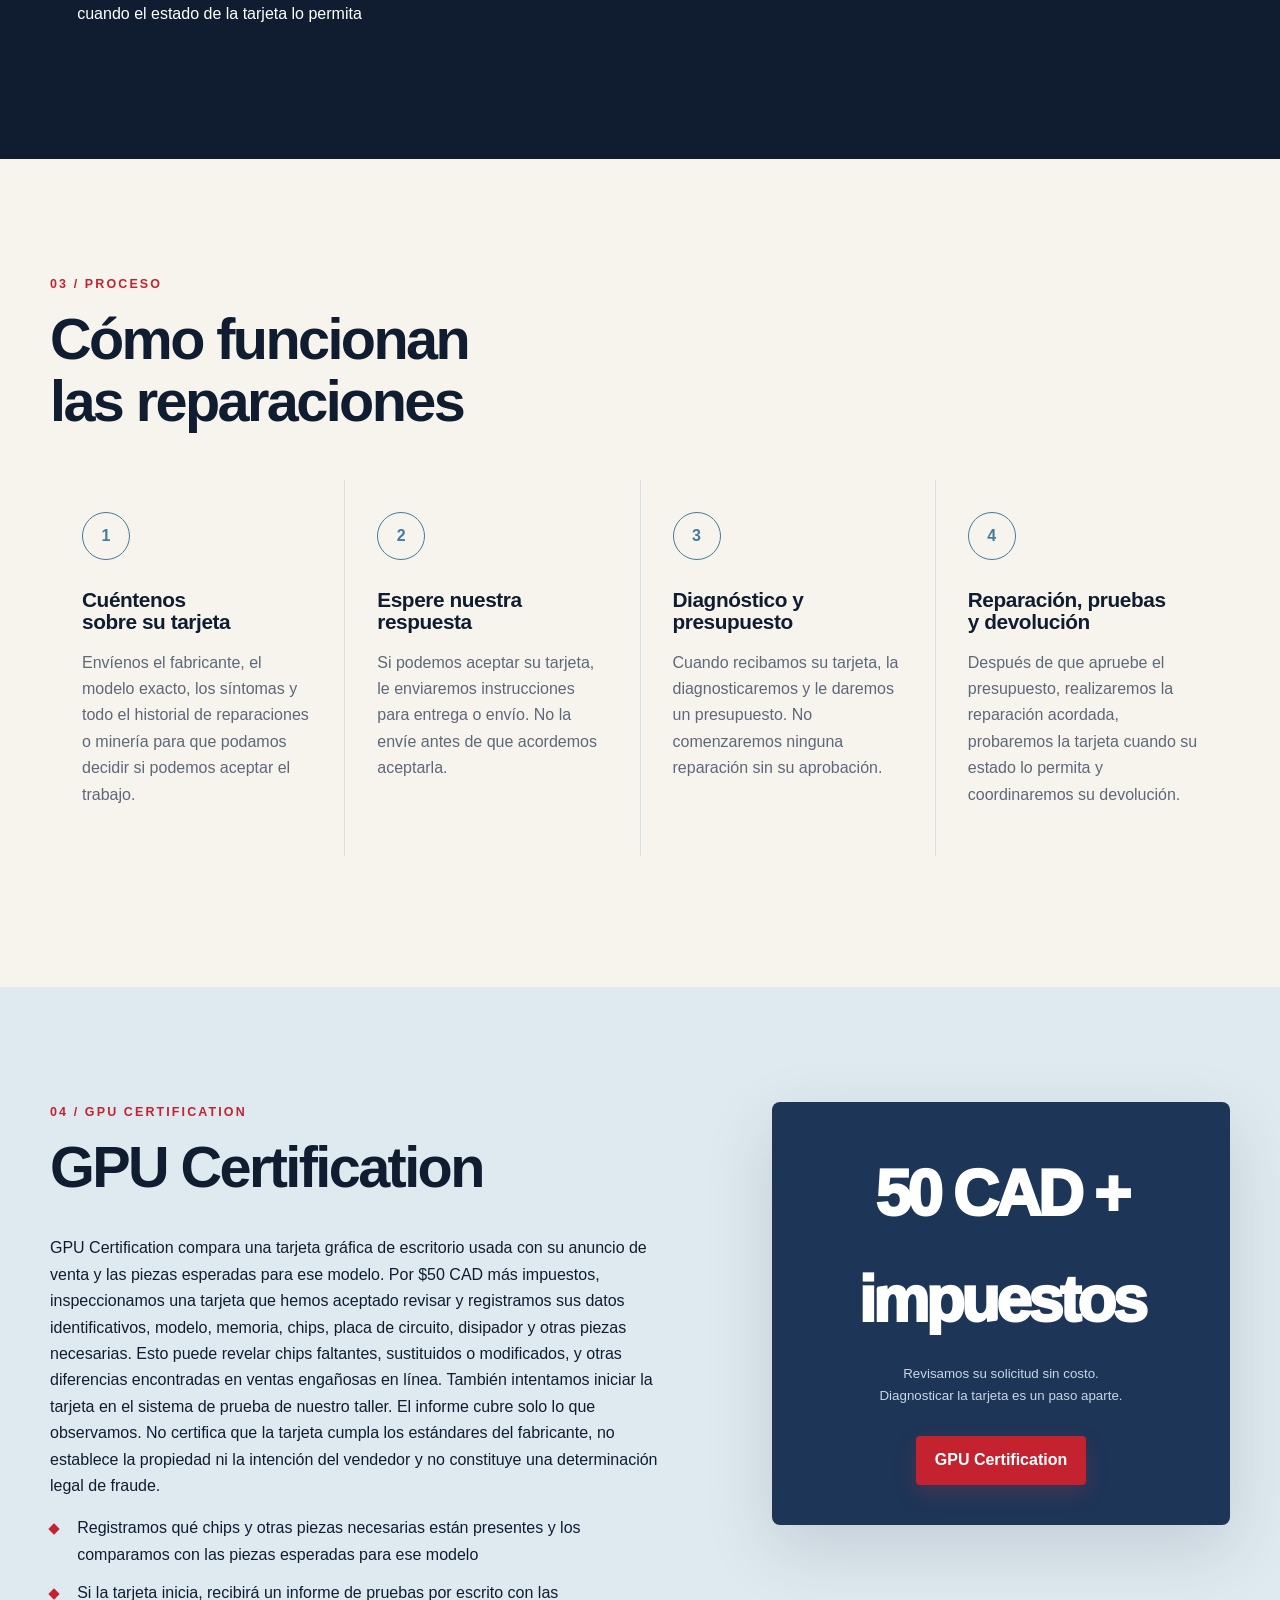
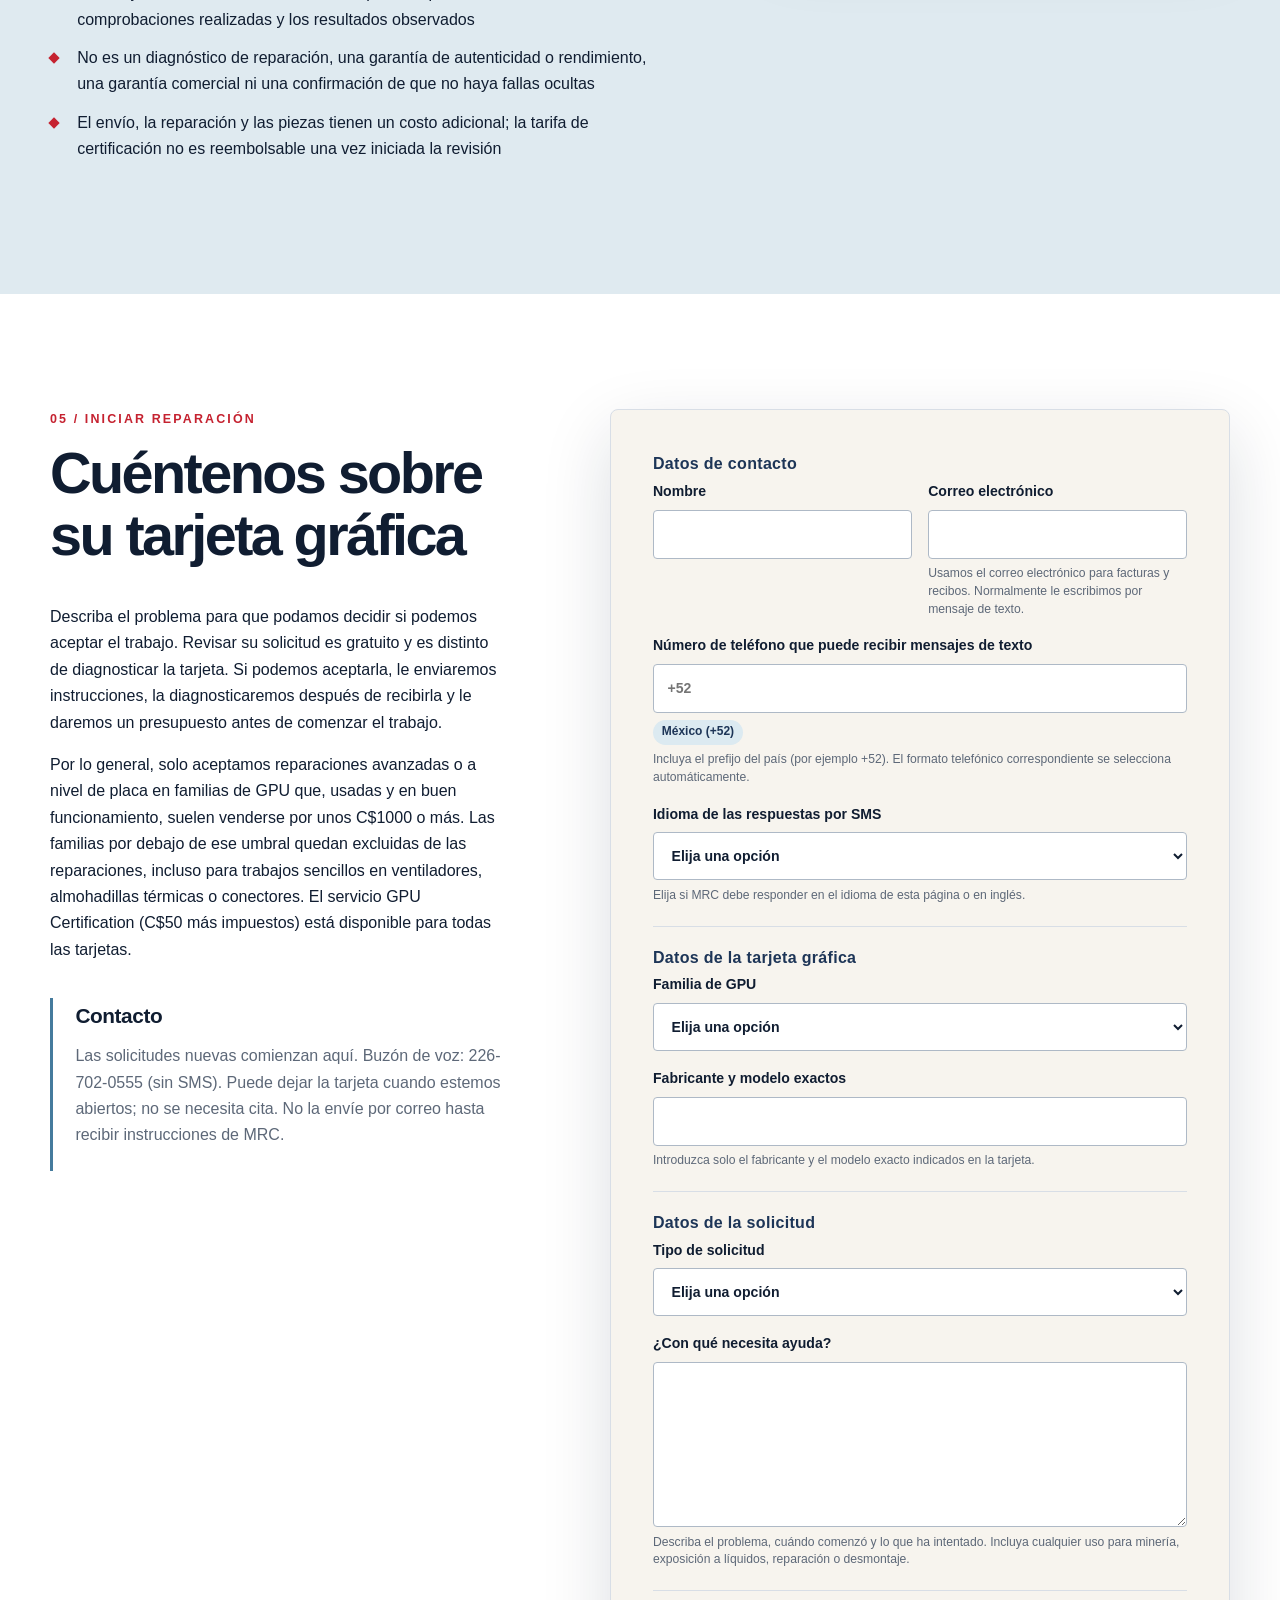
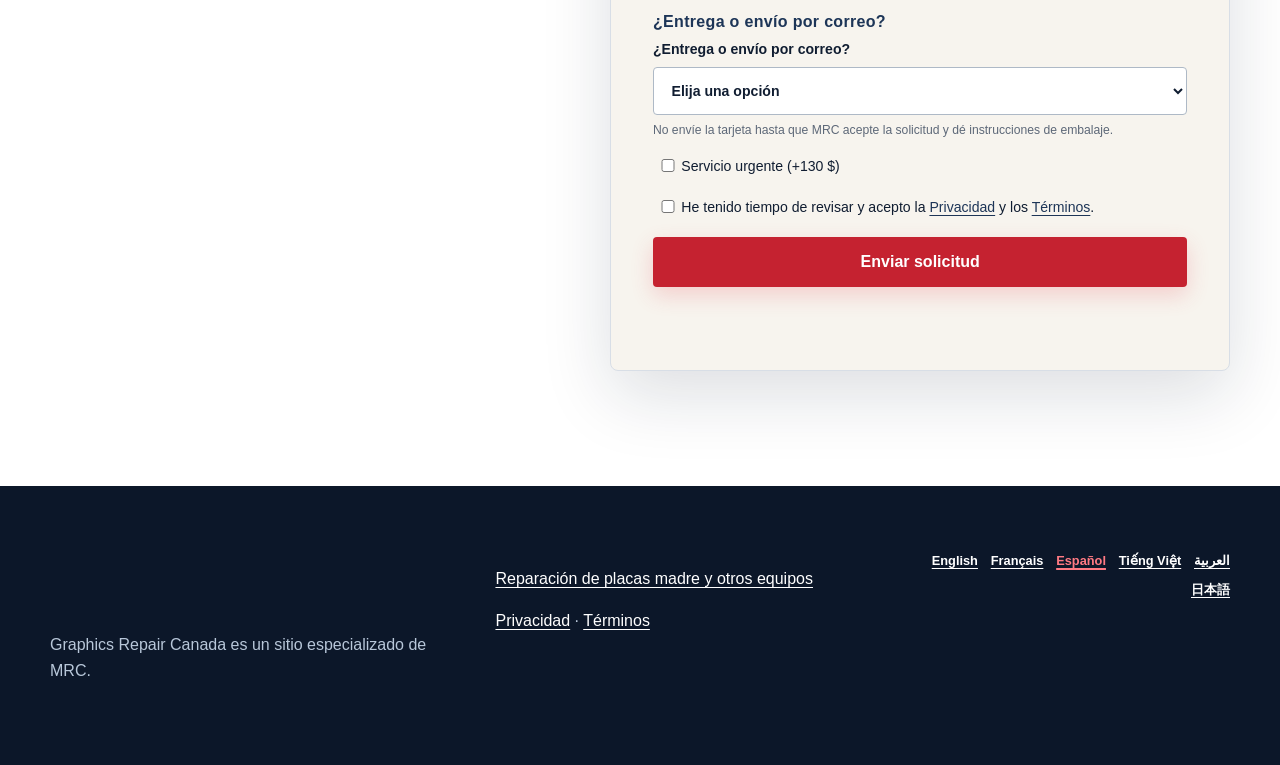
<file: es/index.html>
<!DOCTYPE html>
<html lang="es-419" dir="ltr">
<head>
  <meta charset="utf-8">
  <meta name="viewport" content="width=device-width, initial-scale=1">
  <meta name="description" content="Reparación de tarjetas gráficas y revisión de GPU usadas. Atendemos en Canadá y revisamos las solicitudes de envío desde otros países.">
  <meta name="robots" content="index,follow,max-image-preview:large">
  <meta name="referrer" content="strict-origin-when-cross-origin">
  <meta http-equiv="Content-Security-Policy" content="default-src 'self'; img-src 'self' data:; style-src 'self'; script-src 'self' 'wasm-unsafe-eval' https://notomo.colinknapp.com/n.js https://notomo.colinknapp.com/n-rrweb.js; connect-src 'self' https://forms.motherboardrepair.ca https://notomo.colinknapp.com/collect https://notomo.colinknapp.com/replay https://notomo.colinknapp.com/n-config/graphicsrepair.ca https://notomo.colinknapp.com/n-config/graphicsrepair.com https://notomo.colinknapp.com/n-link/graphicsrepair.ca https://notomo.colinknapp.com/n-link/graphicsrepair.com; object-src 'none'; base-uri 'self'; form-action 'none'; upgrade-insecure-requests">
  <title>Reparación de tarjetas gráficas y GPU en Canadá | MRC</title>
  <link rel="canonical" href="https://graphicsrepair.ca/es/">
  <link rel="alternate" hreflang="en-CA" href="https://graphicsrepair.ca/">
<link rel="alternate" hreflang="fr-CA" href="https://graphicsrepair.ca/fr/">
<link rel="alternate" hreflang="es-419" href="https://graphicsrepair.ca/es/">
<link rel="alternate" hreflang="vi-VN" href="https://graphicsrepair.ca/vi/">
<link rel="alternate" hreflang="ar" href="https://graphicsrepair.ca/ar/">
<link rel="alternate" hreflang="ja-JP" href="https://graphicsrepair.ca/ja/">
<link rel="alternate" hreflang="x-default" href="https://graphicsrepair.ca/">
  <meta property="og:type" content="website"><meta property="og:site_name" content="Graphics Repair Canada"><meta property="og:title" content="Reparación de tarjetas gráficas y GPU en Canadá | MRC"><meta property="og:description" content="Reparación de tarjetas gráficas y revisión de GPU usadas. Atendemos en Canadá y revisamos las solicitudes de envío desde otros países."><meta property="og:url" content="https://graphicsrepair.ca/es/"><meta property="og:image" content="https://graphicsrepair.ca/assets/gpu-repair.webp">
  <meta name="twitter:card" content="summary_large_image">
  <link rel="stylesheet" href="../assets/style.css">
  <link rel="icon" href="../assets/favicon.svg" type="image/svg+xml">
  <script type="application/ld+json">{"@context":"https://schema.org","@graph":[{"@type":"Organization","@id":"https://graphicsrepair.ca/#organization","name":"Graphics Repair Canada","alternateName":"MRC","url":"https://graphicsrepair.ca/","telephone":"+1-226-702-0555","logo":"https://graphicsrepair.ca/assets/mrc-logo.svg","sameAs":["https://motherboardrepair.ca/"]},{"@type":"Service","@id":"https://graphicsrepair.ca/es/#service","name":"Reparación de tarjetas gráficas y GPU en Canadá | MRC","description":"Reparación de tarjetas gráficas y revisión de GPU usadas. Atendemos en Canadá y revisamos las solicitudes de envío desde otros países.","provider":{"@id":"https://graphicsrepair.ca/#organization"},"areaServed":{"@type":"Country","name":"Canada"},"serviceType":"Board-level graphics card and GPU repair","offers":{"@type":"Offer","name":"GPU Certification","price":"50","priceCurrency":"CAD"}}]}</script>
  <script async src="/assets/notomo-loader.js" data-tracker-src="https://notomo.colinknapp.com/n.js" data-tracker-integrity="sha384-2pTtsurqO/Z0ssY0NXuxa4nndtscVtnZenYFchX4OvKlCMS+qy6YRRLFtiC2+ISo"></script>
  <script src="/contact-embed/loader.js?v=30ee873d4bed" defer></script>
  <script src="/assets/site.js?v=08a5240a2322" defer></script>
</head>
<body data-locale="es" data-default-country="MX">

    <a class="skip-link" href="#main">Ir al contenido</a>
    <div class="network-bar"><div class="shell">Un sitio especializado de MRC. Para otras reparaciones de placas de circuito y equipos electrónicos, visite Motherboard Repair Canada. <a href="https://motherboardrepair.ca/" rel="noopener">motherboardrepair.ca</a></div></div>
    <header class="site-header">
      <div class="shell header-row">
        <a class="brand" href="/es/">
          <img src="../assets/mrc-logo.svg" width="182" height="66" alt="MRC">
          <span><strong>Graphics Repair</strong><small>Canada</small></span>
        </a>
        <button class="menu-button" type="button" aria-expanded="false" aria-controls="site-nav">Menú</button>
        <nav id="site-nav" aria-label="Navegación principal">
          <a href="#faults">Fallas</a>
          <a href="#process">Proceso</a>
          <a href="#gpu-certification">GPU Certification</a>
          <a class="button button-small" href="#contact">Iniciar reparación</a>
        </nav>
      </div>
    </header>
<main id="main">
  <section class="hero">
    <div class="hero-art" aria-hidden="true"><img src="../assets/gpu-repair-720.webp" srcset="../assets/gpu-repair-480.webp 480w, ../assets/gpu-repair-720.webp 720w" sizes="(max-width: 920px) 100vw, 51vw" width="720" height="720" alt="" fetchpriority="high" decoding="async"></div>
    <div class="shell hero-grid"><div class="hero-copy">
      <p class="eyebrow">MRC · Reparación de tarjetas gráficas</p><h1>La reparación de tarjetas gráficas comienza con un diagnóstico y un presupuesto.</h1><p class="lede">Cuéntenos sobre su tarjeta gráfica de escritorio. Revisamos su solicitud sin costo para decidir si podemos aceptar el trabajo. Cuando recibimos una tarjeta que hemos aceptado reparar, la diagnosticamos y le damos un presupuesto antes de comenzar las reparaciones.</p>
      <p>Por lo general, solo aceptamos reparaciones avanzadas o a nivel de placa en familias de GPU que, usadas y en buen funcionamiento, suelen venderse por unos C$1000 o más. El servicio GPU Certification (C$50 más impuestos) está disponible para todas las tarjetas.</p>
      <div class="hero-actions"><a class="button" href="#contact">Describa su GPU</a><span>Revisamos su solicitud sin costo. Diagnosticar la tarjeta es un paso aparte.</span></div>
    </div><div class="board-card" aria-hidden="true"><span>GPU</span><strong>TEST / REPAIR</strong><small>NVIDIA · AMD</small></div></div>
  </section>
  <div class="language-notice"><div class="shell"><span>Traducción automática publicada con autorización. El texto inglés rige el alcance del servicio y los términos.</span><nav class="languages" aria-label="Selección de idioma"><a href="/" lang="en-CA" data-language="en">English</a><a href="/fr/" lang="fr-CA" data-language="fr">Français</a><a href="/es/" lang="es-419" data-language="es" aria-current="page">Español</a><a href="/vi/" lang="vi-VN" data-language="vi">Tiếng Việt</a><a href="/ar/" lang="ar" data-language="ar">العربية</a><a href="/ja/" lang="ja-JP" data-language="ja">日本語</a></nav></div></div>
  <section class="section" id="faults"><div class="shell"><div class="section-heading"><p class="eyebrow">01 / Fallas</p><h2>Problemas que revisamos</h2><p>Para las tarjetas que aceptamos, diagnosticamos la falla antes de cotizar la reparación.</p></div><div class="fault-grid"><article class="fault-card"><span class="trace-dot" aria-hidden="true"></span><h3>Sin imagen o sin energía</h3><p>Después de comprobar que se puede probar la tarjeta de forma segura, buscamos cortocircuitos en sus circuitos de alimentación, reguladores de voltaje (VRM) dañados, fallas de firmware, conectores dañados y componentes defectuosos.</p></article><article class="fault-card"><span class="trace-dot" aria-hidden="true"></span><h3>Problemas de imagen y bloqueos</h3><p>Las imágenes distorsionadas, los bloqueos del controlador y las fallas bajo carga pueden deberse a la memoria de la tarjeta (VRAM), la GPU, los circuitos de alimentación, el firmware, la refrigeración o el propio equipo.</p></article><article class="fault-card"><span class="trace-dot" aria-hidden="true"></span><h3>Sobrecalentamiento y daño físico</h3><p>Podemos revisar ventiladores, materiales de transferencia térmica, corrosión, pistas de la placa de circuito y daños en HDMI o DisplayPort cuando haya piezas y acceso para realizar pruebas.</p></article></div></div></section>
  <section class="section section-dark"><div class="shell split"><div><p class="eyebrow">02 / Reparaciones de tarjetas gráficas que ofrecemos</p><h2>Reparaciones de tarjetas gráficas que ofrecemos</h2><p>Trabajamos con tarjetas de escritorio NVIDIA GeForce y AMD Radeon compatibles, incluidos algunos modelos para estaciones de trabajo. Normalmente no aceptamos tarjetas gráficas Intel. Que podamos aceptar su tarjeta depende de su modelo exacto, estado, disponibilidad de piezas nuevas o de donantes y de si podemos probarla de forma segura.</p><p>Por lo general, solo aceptamos reparaciones avanzadas o a nivel de placa en familias de GPU que, usadas y en buen funcionamiento, suelen venderse por unos C$1000 o más.</p><div id="gpu-family-guide"><h3>Guía de familias de GPU</h3><ul><li data-band="accept"><strong>Normalmente aceptadas</strong> · RTX 4070 Super / 4070 Ti / 4070 Ti Super, RTX 5070 Ti, RTX 4080 / 4080 Super, RTX 5080, RTX 4090, RTX 5090, AMD Radeon RX 7900 XTX / RX 9070 XT, Estación de trabajo / centro de datos de gama alta</li><li data-band="decline"><strong>Normalmente rechazadas</strong> · RTX 3080, Gama RTX 3060 / 3070 / 4060, Series GTX 16 / RTX 20 y GeForce anteriores</li><li data-band="review"><strong>Consúltenos</strong> · RTX 4070, Otra / No estoy seguro</li></ul><p>Última revisión en noviembre de 2026. Revisamos trimestralmente el valor de las tarjetas usadas en el mercado canadiense. La aceptación final depende de la tarjeta exacta.</p></div><ul class="check-list"><li>Localización de fallas eléctricas y problemas de alimentación</li><li>Microsoldadura y reparación de conectores y pistas de placas de circuito</li><li>Reemplazo de reguladores de voltaje (VRM), memoria y componentes pasivos, como condensadores y resistencias, cuando el diagnóstico lo requiera</li><li>Trabajo de soldadura de chips BGA cuando el diagnóstico y el costo de la reparación lo justifiquen</li><li>Limpieza, mantenimiento de la refrigeración y pruebas de funcionamiento y estrés cuando el estado de la tarjeta lo permita</li></ul></div><div class="limit-card"><h3>Antes de enviar su tarjeta</h3><ul><li>Las familias por debajo de ese umbral quedan excluidas de las reparaciones, incluso para trabajos sencillos en ventiladores, almohadillas térmicas o conectores.</li><li>El servicio GPU Certification (C$50 más impuestos) está disponible para todas las tarjetas.</li><li>Un síntoma por sí solo no demuestra que el núcleo de la GPU o un chip de memoria estén dañados.</li><li>Ningún intento de reparación garantiza arreglar la tarjeta, incluido el reballing o el reemplazo de componentes.</li><li>Las GPU de portátiles soldadas a una placa base, los gráficos integrados y las tarjetas no compatibles requieren una aceptación por escrito por separado.</li><li>No hornee la tarjeta, no use una pistola de calor ni la envíe antes de que revisemos su historial y modelo exacto.</li></ul></div></div></section>
  <section class="section" id="process"><div class="shell"><div class="section-heading"><p class="eyebrow">03 / Proceso</p><h2>Cómo funcionan las reparaciones</h2></div><ol class="steps"><li><span>1</span><div><h3>Cuéntenos sobre su tarjeta</h3><p>Envíenos el fabricante, el modelo exacto, los síntomas y todo el historial de reparaciones o minería para que podamos decidir si podemos aceptar el trabajo.</p></div></li><li><span>2</span><div><h3>Espere nuestra respuesta</h3><p>Si podemos aceptar su tarjeta, le enviaremos instrucciones para entrega o envío. No la envíe antes de que acordemos aceptarla.</p></div></li><li><span>3</span><div><h3>Diagnóstico y presupuesto</h3><p>Cuando recibamos su tarjeta, la diagnosticaremos y le daremos un presupuesto. No comenzaremos ninguna reparación sin su aprobación.</p></div></li><li><span>4</span><div><h3>Reparación, pruebas y devolución</h3><p>Después de que apruebe el presupuesto, realizaremos la reparación acordada, probaremos la tarjeta cuando su estado lo permita y coordinaremos su devolución.</p></div></li></ol></div></section>
  <section class="section verification" id="gpu-certification"><div class="shell split"><div><p class="eyebrow">04 / GPU Certification</p><h2>GPU Certification</h2><p>GPU Certification compara una tarjeta gráfica de escritorio usada con su anuncio de venta y las piezas esperadas para ese modelo. Por $50 CAD más impuestos, inspeccionamos una tarjeta que hemos aceptado revisar y registramos sus datos identificativos, modelo, memoria, chips, placa de circuito, disipador y otras piezas necesarias. Esto puede revelar chips faltantes, sustituidos o modificados, y otras diferencias encontradas en ventas engañosas en línea. También intentamos iniciar la tarjeta en el sistema de prueba de nuestro taller. El informe cubre solo lo que observamos. No certifica que la tarjeta cumpla los estándares del fabricante, no establece la propiedad ni la intención del vendedor y no constituye una determinación legal de fraude.</p><ul class="check-list"><li>Registramos qué chips y otras piezas necesarias están presentes y los comparamos con las piezas esperadas para ese modelo</li><li>Si la tarjeta inicia, recibirá un informe de pruebas por escrito con las comprobaciones realizadas y los resultados observados</li><li>No es un diagnóstico de reparación, una garantía de autenticidad o rendimiento, una garantía comercial ni una confirmación de que no haya fallas ocultas</li><li>El envío, la reparación y las piezas tienen un costo adicional; la tarifa de certificación no es reembolsable una vez iniciada la revisión</li></ul></div><div class="price-card"><span>50 CAD + impuestos</span><small>Revisamos su solicitud sin costo. Diagnosticar la tarjeta es un paso aparte.</small><a class="button" href="#contact">GPU Certification</a></div></div></section>
  <section class="section contact-section" id="contact"><div class="shell contact-grid"><div><p class="eyebrow">05 / Iniciar reparación</p><h2>Cuéntenos sobre su tarjeta gráfica</h2><p>Describa el problema para que podamos decidir si podemos aceptar el trabajo. Revisar su solicitud es gratuito y es distinto de diagnosticar la tarjeta. Si podemos aceptarla, le enviaremos instrucciones, la diagnosticaremos después de recibirla y le daremos un presupuesto antes de comenzar el trabajo.</p><p>Por lo general, solo aceptamos reparaciones avanzadas o a nivel de placa en familias de GPU que, usadas y en buen funcionamiento, suelen venderse por unos C$1000 o más. Las familias por debajo de ese umbral quedan excluidas de las reparaciones, incluso para trabajos sencillos en ventiladores, almohadillas térmicas o conectores. El servicio GPU Certification (C$50 más impuestos) está disponible para todas las tarjetas.</p><div class="reply-card"><h3>Contacto</h3><p>Las solicitudes nuevas comienzan aquí. Buzón de voz: 226-702-0555 (sin SMS). Puede dejar la tarjeta cuando estemos abiertos; no se necesita cita. No la envíe por correo hasta recibir instrucciones de MRC.</p></div></div>
    <form id="repair-form" class="repair-form" novalidate data-sending="Enviando…" data-success="Solicitud enviada." data-error="No se pudo enviar. Revise los campos e inténtelo de nuevo.">
      <input type="hidden" name="form_id" value="graphics_card_repair_quote"><input type="hidden" name="start_time" value="">
      <fieldset><legend>Datos de contacto</legend>
        <div class="form-row"><label>Nombre<input name="name" type="text" autocomplete="name" maxlength="100" required></label><label>Correo electrónico<input name="email" type="email" autocomplete="email" maxlength="254" aria-describedby="email-hint" required><small id="email-hint" class="form-hint">Usamos el correo electrónico para facturas y recibos. Normalmente le escribimos por mensaje de texto.</small></label></div>
        <label>Número de teléfono que puede recibir mensajes de texto<input name="phone" id="phone" type="tel" autocomplete="tel" inputmode="tel" maxlength="30" aria-describedby="phone-validation-profile phone-hint" data-error="Introduzca un número válido que pueda recibir mensajes de texto y que coincida con el formato telefónico mostrado." required><span id="phone-validation-profile" class="phone-detection" data-international-label="Número internacional" aria-live="polite"></span><small id="phone-hint" class="form-hint">Incluya el prefijo del país (por ejemplo +52). El formato telefónico correspondiente se selecciona automáticamente.</small></label>
        <label>Idioma de las respuestas por SMS<select name="english_support_preference" required aria-describedby="reply-language-hint"><option value="">Elija una opción</option><option value="no">Responder en español</option><option value="yes">Responder en inglés</option></select><small id="reply-language-hint" class="form-hint">Elija si MRC debe responder en el idioma de esta página o en inglés.</small></label>
      </fieldset>
      <fieldset><legend>Datos de la tarjeta gráfica</legend>
        <label>Familia de GPU<select name="gpu_family" required><option value="">Elija una opción</option><option value="rtx-4070-super" data-band="accept">RTX 4070 Super / 4070 Ti / 4070 Ti Super</option><option value="rtx-5070-ti" data-band="accept">RTX 5070 Ti</option><option value="rtx-4080" data-band="accept">RTX 4080 / 4080 Super</option><option value="rtx-5080" data-band="accept">RTX 5080</option><option value="rtx-4090" data-band="accept">RTX 4090</option><option value="rtx-5090" data-band="accept">RTX 5090</option><option value="radeon-high-end" data-band="accept">AMD Radeon RX 7900 XTX / RX 9070 XT</option><option value="workstation-datacenter" data-band="accept">Estación de trabajo / centro de datos de gama alta</option><option value="rtx-3080" data-band="decline">RTX 3080</option><option value="rtx-3060-3070-4060" data-band="decline">Gama RTX 3060 / 3070 / 4060</option><option value="legacy-geforce" data-band="decline">Series GTX 16 / RTX 20 y GeForce anteriores</option><option value="rtx-4070" data-band="review">RTX 4070</option><option value="other" data-band="review">Otra / No estoy seguro</option></select></label>
        <label>Fabricante y modelo exactos<input name="model" type="text" maxlength="160" required aria-describedby="model-hint"><small id="model-hint" class="form-hint">Introduzca solo el fabricante y el modelo exacto indicados en la tarjeta.</small></label>
      </fieldset>
      <fieldset><legend>Datos de la solicitud</legend>
        <label>Tipo de solicitud<select name="request_type" required><option value="">Elija una opción</option><option value="repair">Solicitud de reparación</option><option value="verification">GPU Certification (50 CAD + impuestos)</option></select></label>
        <p id="repair-decline" role="status" tabindex="-1" hidden>El valor habitual de esta familia en el mercado de segunda mano está por debajo de nuestro umbral de C$1000 para reparaciones avanzadas. GPU Certification sigue disponible. Para reparaciones, puede dejarnos un mensaje de voz para preguntar por otras opciones o consultar otro taller.</p>
        <label>¿Con qué necesita ayuda?<textarea name="message" rows="6" minlength="20" maxlength="900" required aria-describedby="request-hint"></textarea><small id="request-hint" class="form-hint">Describa el problema, cuándo comenzó y lo que ha intentado. Incluya cualquier uso para minería, exposición a líquidos, reparación o desmontaje.</small></label>
      </fieldset>
      <fieldset><legend>¿Entrega o envío por correo?</legend>
        <label>¿Entrega o envío por correo?<select name="service_type" id="service_type" required aria-describedby="intake-hint"><option value="">Elija una opción</option><option value="In-Person">Entrega durante el horario de apertura (sin cita)</option><option value="Mail-In">Envío después de recibir instrucciones de MRC</option></select><small id="intake-hint" class="form-hint">No envíe la tarjeta hasta que MRC acepte la solicitud y dé instrucciones de embalaje.</small></label>
        <label class="consent"><input name="rush_service" type="checkbox" value="yes"><span>Servicio urgente (+130 $)</span></label>
        <div id="mailing-fields" class="conditional-fields" hidden>
          <label>País donde está la tarjeta y al que será devuelta<select name="return_country" id="return_country" autocomplete="country-name" aria-describedby="country-hint" disabled><option value="">Seleccione el país</option><option value="CA">Canadá</option><option value="FR">Francia</option><option value="ES">España</option><option value="MX">México</option><option value="CO">Colombia</option><option value="VN">Vietnam</option><option value="JP">Japón</option><option value="SA">Arabia Saudita</option><option value="EG">Egipto</option><option value="MA">Marruecos</option><option value="OTHER">Otro país</option></select><small id="country-hint" class="form-hint">Usamos esta información para comprobar qué agentes aduanales y servicios de envío están disponibles.</small></label>
          <label>Provincia, estado o región<input name="province" type="text" maxlength="100" autocomplete="address-level1" disabled></label>
          <label>Dirección postal de devolución<textarea name="mailing_address" rows="3" maxlength="300" autocomplete="street-address" aria-describedby="address-hint" disabled></textarea><small id="address-hint" class="form-hint">Obligatoria para solicitudes por correo; solo se usa para coordinar la devolución en Canadá o en el extranjero.</small></label>
          <label>Unidad o apartamento (opcional)<input name="unit_number" type="text" maxlength="30" autocomplete="address-line2" disabled></label>
          <div id="international-mailing-fields" class="conditional-fields conditional-fields-nested" role="group" aria-labelledby="international-title" hidden>
            <div><strong id="international-title">Datos del envío internacional</strong><p class="form-hint">Estos datos nos ayudan a revisar las opciones de aduana y envío. No envíe la tarjeta todavía.</p></div>
            <label class="consent"><input name="ownership_confirmed" type="checkbox" value="confirmed" disabled><span>Soy propietario de esta tarjeta o tengo autorización del propietario para enviarla a reparación.</span></label>
            <label class="consent"><input name="international_shipping_ack" type="checkbox" value="accepted" disabled><span>Esperaré hasta que MRC acepte mi tarjeta y me envíe instrucciones sobre el agente aduanal, el transportista y el costo de devolución para mi solicitud. Acepto la responsabilidad por el envío, la aduana, los aranceles, los impuestos, el corretaje, el seguro y los costos de devolución.</span></label>
          </div>
        </div>
      </fieldset>
      <div class="auxiliary-field" inert><label>Website<input name="website" type="text" tabindex="-1" autocomplete="off"></label></div>
      <label class="consent"><input name="accept_terms" type="checkbox" required><span>He tenido tiempo de revisar y acepto la <a href="/privacy/" target="_blank" rel="noopener">Privacidad</a> y los <a href="/terms/" target="_blank" rel="noopener">Términos</a>.</span></label>
      <button class="button" type="submit">Enviar solicitud</button><p id="form-status" class="form-status" role="status" aria-live="polite"></p>
    </form>
  </div></section>
</main>

    <footer class="site-footer">
      <div class="shell footer-grid">
        <div><img src="../assets/mrc-logo-white.svg" width="158" height="57" alt="MRC" loading="lazy" decoding="async"><p>Graphics Repair Canada es un sitio especializado de MRC.</p></div>
        <div><p><a href="https://motherboardrepair.ca/" rel="noopener">Reparación de placas madre y otros equipos</a></p><p><a href="/privacy/">Privacidad</a> · <a href="/terms/">Términos</a></p></div>
        <nav class="languages" aria-label="Idiomas del pie de página"><a href="/" lang="en-CA" data-language="en">English</a><a href="/fr/" lang="fr-CA" data-language="fr">Français</a><a href="/es/" lang="es-419" data-language="es" aria-current="page">Español</a><a href="/vi/" lang="vi-VN" data-language="vi">Tiếng Việt</a><a href="/ar/" lang="ar" data-language="ar">العربية</a><a href="/ja/" lang="ja-JP" data-language="ja">日本語</a></nav>
      </div>
    </footer>
    <div class="repair-prompt" data-repair-prompt hidden>
      <a class="repair-prompt__open" href="/es/#contact" data-repair-open>Iniciar reparación</a>
      <button class="repair-prompt__dismiss" type="button" data-repair-dismiss aria-label="Cerrar invitación de reparación">&times;</button>
    </div>
</body></html>
</file>
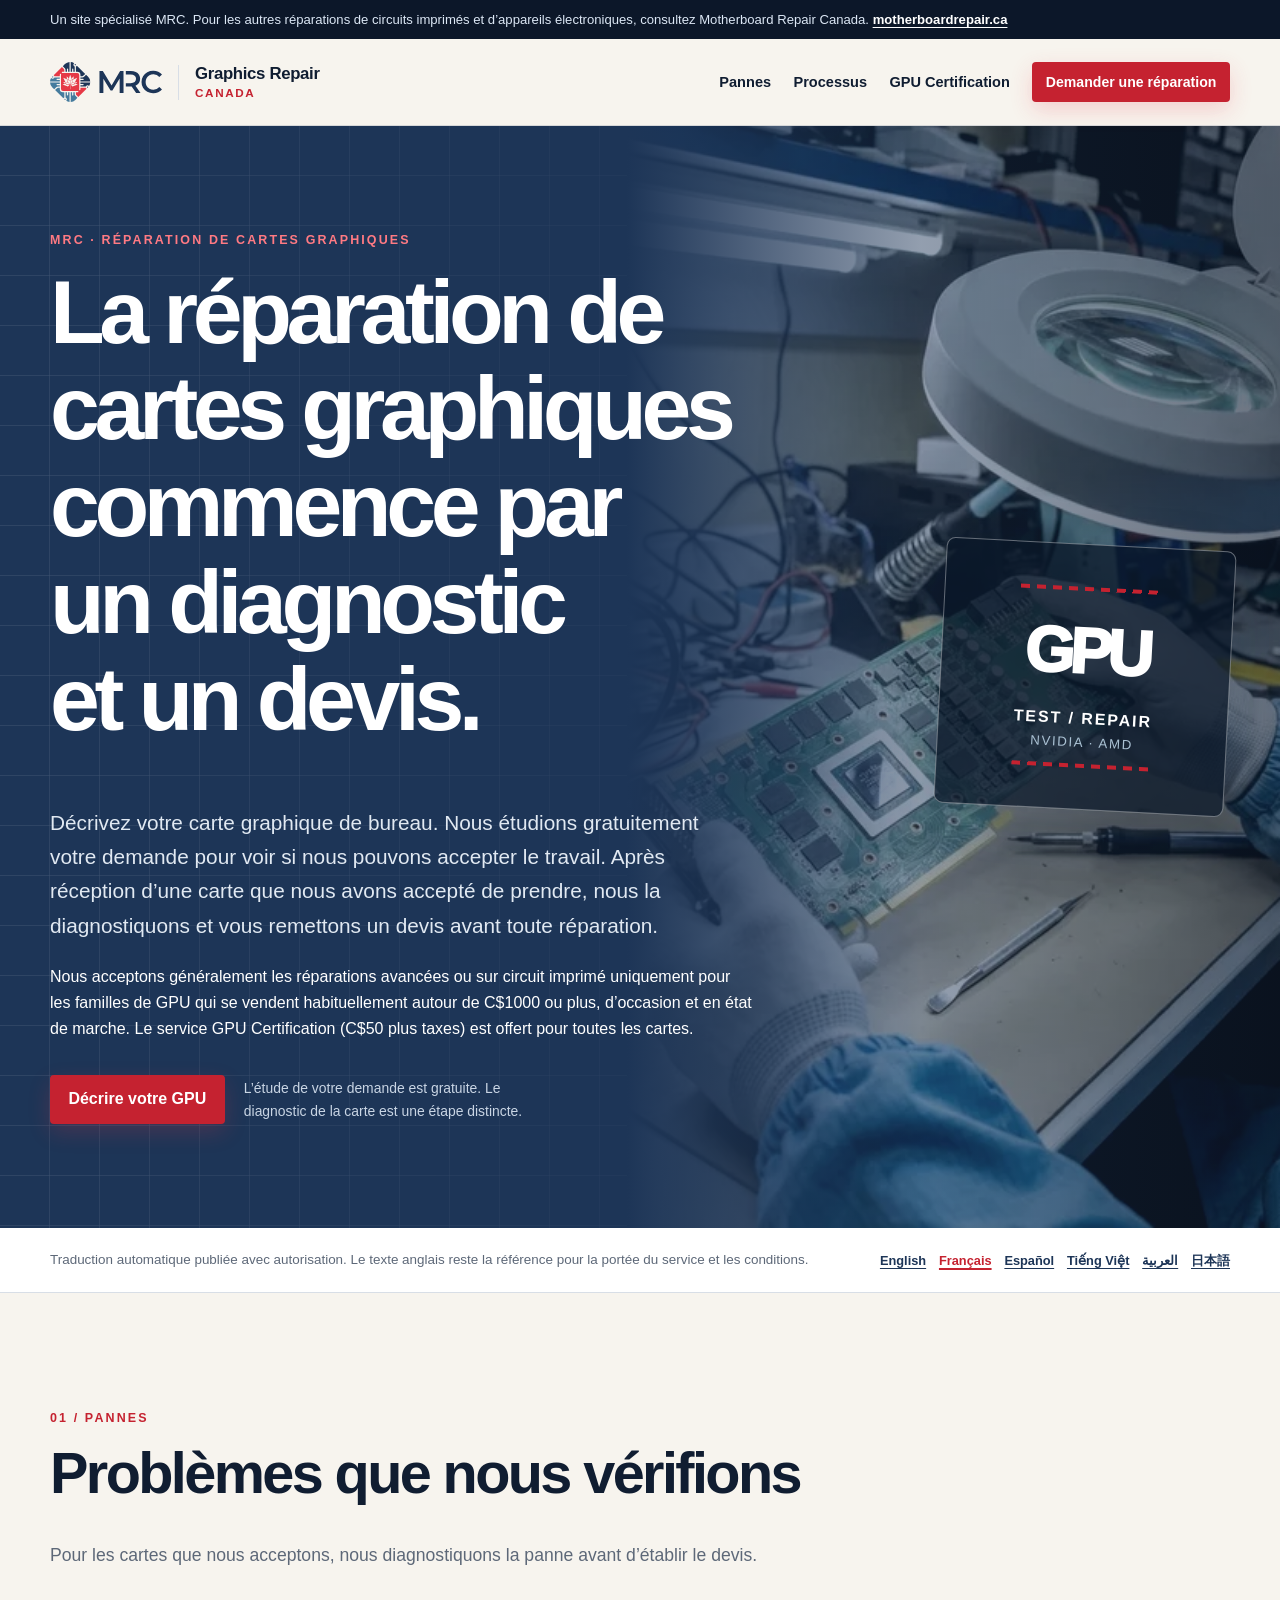
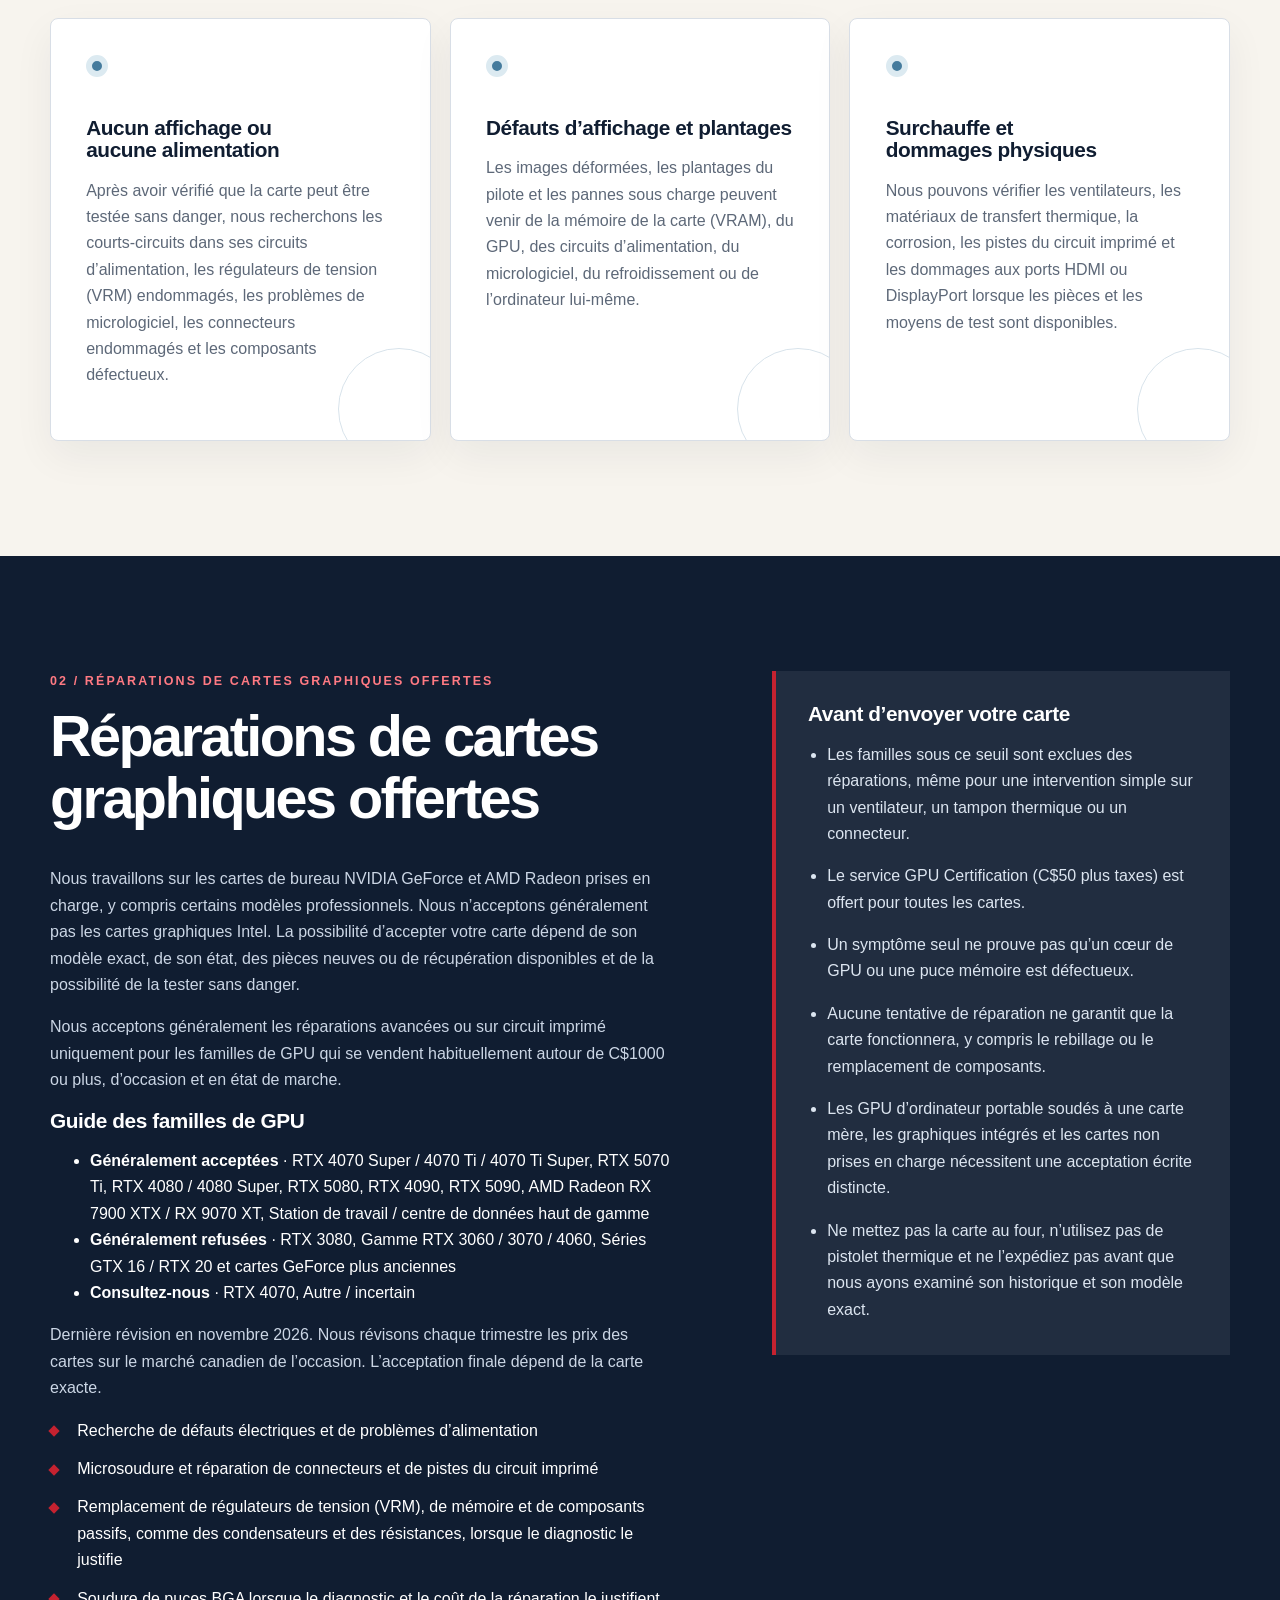
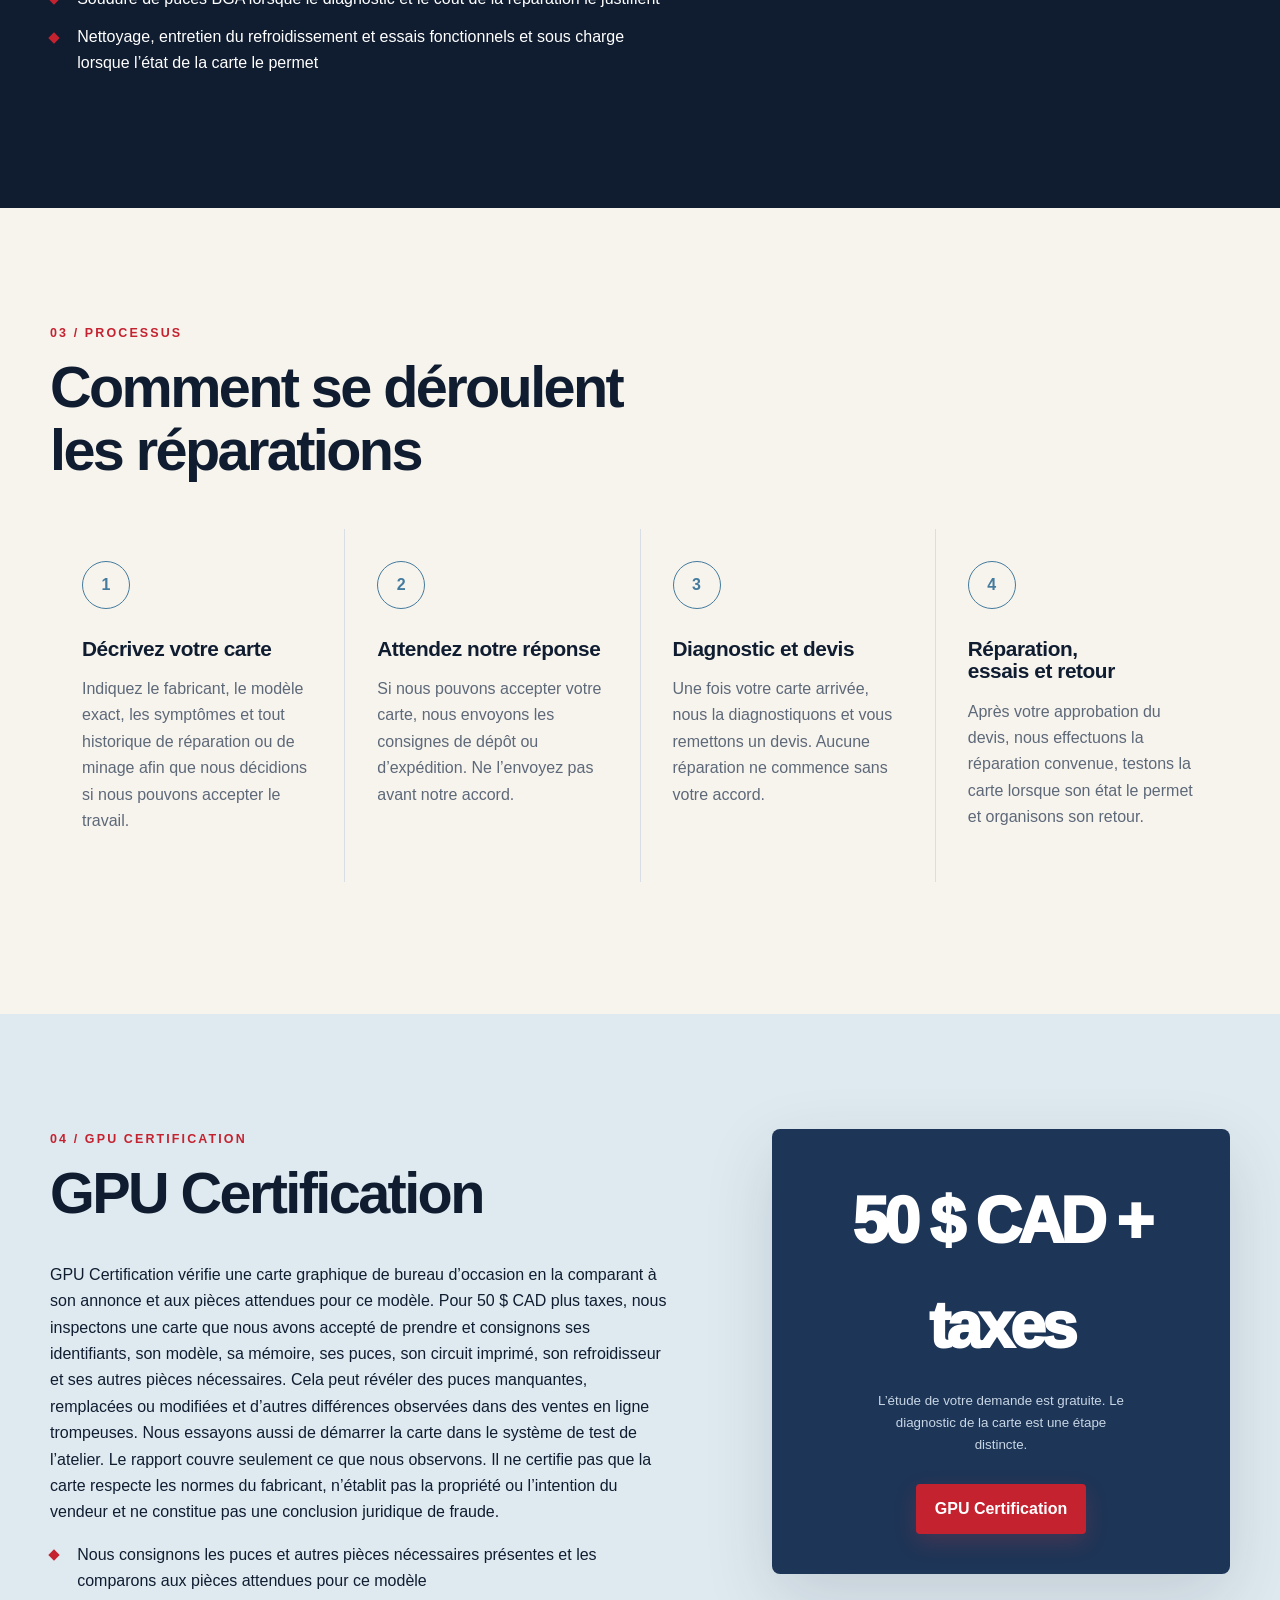
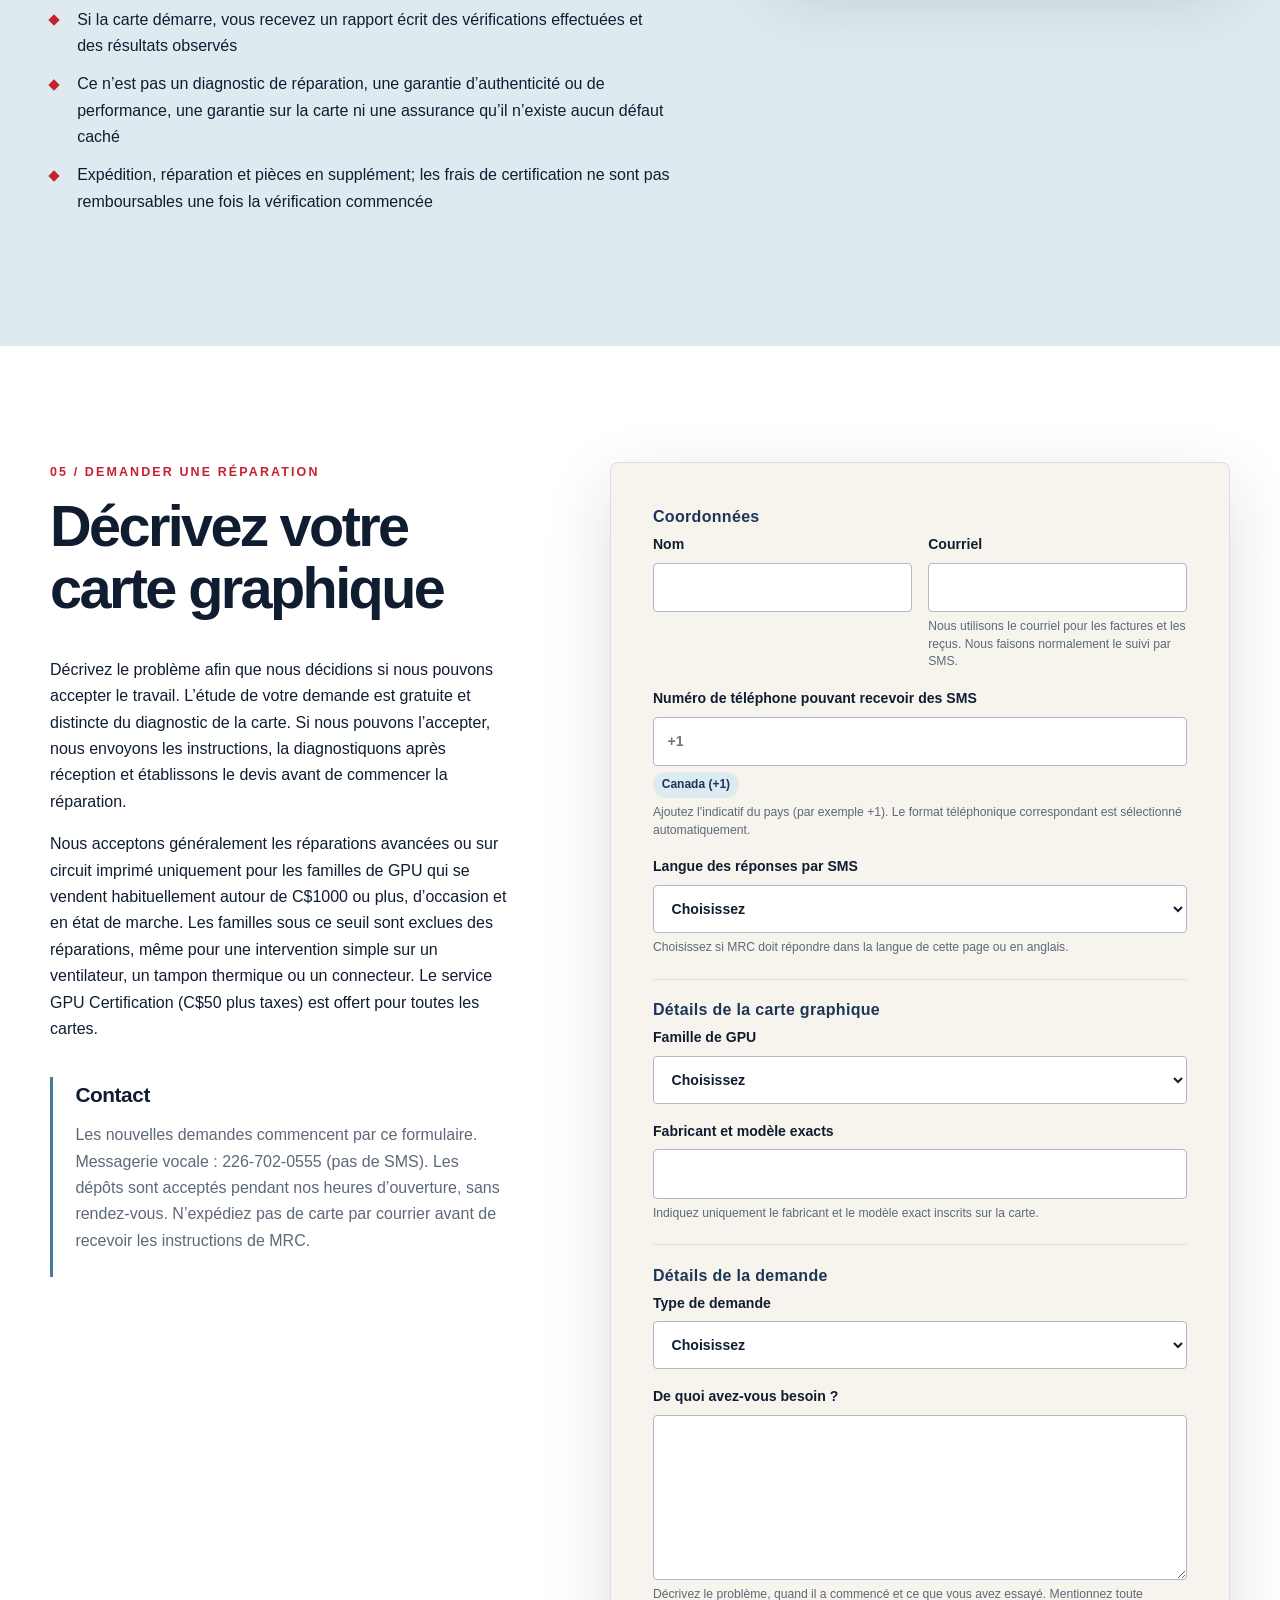
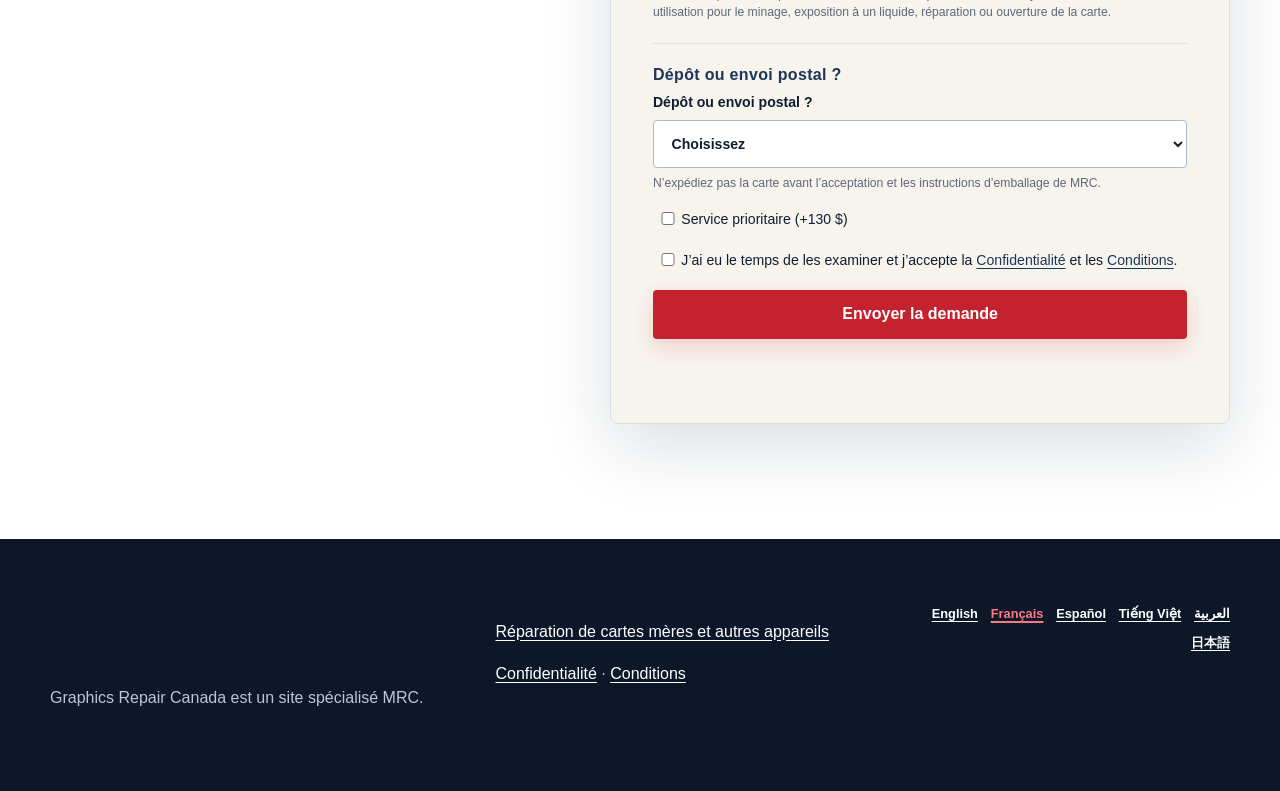
<file: fr/index.html>
<!DOCTYPE html>
<html lang="fr-CA" dir="ltr">
<head>
  <meta charset="utf-8">
  <meta name="viewport" content="width=device-width, initial-scale=1">
  <meta name="description" content="Réparation de cartes graphiques et vérification de GPU d’occasion par MRC. Nous servons le Canada et étudions les demandes d’envoi depuis l’étranger.">
  <meta name="robots" content="index,follow,max-image-preview:large">
  <meta name="referrer" content="strict-origin-when-cross-origin">
  <meta http-equiv="Content-Security-Policy" content="default-src 'self'; img-src 'self' data:; style-src 'self'; script-src 'self' 'wasm-unsafe-eval' https://notomo.colinknapp.com/n.js https://notomo.colinknapp.com/n-rrweb.js; connect-src 'self' https://forms.motherboardrepair.ca https://notomo.colinknapp.com/collect https://notomo.colinknapp.com/replay https://notomo.colinknapp.com/n-config/graphicsrepair.ca https://notomo.colinknapp.com/n-config/graphicsrepair.com https://notomo.colinknapp.com/n-link/graphicsrepair.ca https://notomo.colinknapp.com/n-link/graphicsrepair.com; object-src 'none'; base-uri 'self'; form-action 'none'; upgrade-insecure-requests">
  <title>Réparation de cartes graphiques et GPU au Canada | MRC</title>
  <link rel="canonical" href="https://graphicsrepair.ca/fr/">
  <link rel="alternate" hreflang="en-CA" href="https://graphicsrepair.ca/">
<link rel="alternate" hreflang="fr-CA" href="https://graphicsrepair.ca/fr/">
<link rel="alternate" hreflang="es-419" href="https://graphicsrepair.ca/es/">
<link rel="alternate" hreflang="vi-VN" href="https://graphicsrepair.ca/vi/">
<link rel="alternate" hreflang="ar" href="https://graphicsrepair.ca/ar/">
<link rel="alternate" hreflang="ja-JP" href="https://graphicsrepair.ca/ja/">
<link rel="alternate" hreflang="x-default" href="https://graphicsrepair.ca/">
  <meta property="og:type" content="website"><meta property="og:site_name" content="Graphics Repair Canada"><meta property="og:title" content="Réparation de cartes graphiques et GPU au Canada | MRC"><meta property="og:description" content="Réparation de cartes graphiques et vérification de GPU d’occasion par MRC. Nous servons le Canada et étudions les demandes d’envoi depuis l’étranger."><meta property="og:url" content="https://graphicsrepair.ca/fr/"><meta property="og:image" content="https://graphicsrepair.ca/assets/gpu-repair.webp">
  <meta name="twitter:card" content="summary_large_image">
  <link rel="stylesheet" href="../assets/style.css">
  <link rel="icon" href="../assets/favicon.svg" type="image/svg+xml">
  <script type="application/ld+json">{"@context":"https://schema.org","@graph":[{"@type":"Organization","@id":"https://graphicsrepair.ca/#organization","name":"Graphics Repair Canada","alternateName":"MRC","url":"https://graphicsrepair.ca/","telephone":"+1-226-702-0555","logo":"https://graphicsrepair.ca/assets/mrc-logo.svg","sameAs":["https://motherboardrepair.ca/"]},{"@type":"Service","@id":"https://graphicsrepair.ca/fr/#service","name":"Réparation de cartes graphiques et GPU au Canada | MRC","description":"Réparation de cartes graphiques et vérification de GPU d’occasion par MRC. Nous servons le Canada et étudions les demandes d’envoi depuis l’étranger.","provider":{"@id":"https://graphicsrepair.ca/#organization"},"areaServed":{"@type":"Country","name":"Canada"},"serviceType":"Board-level graphics card and GPU repair","offers":{"@type":"Offer","name":"GPU Certification","price":"50","priceCurrency":"CAD"}}]}</script>
  <script async src="/assets/notomo-loader.js" data-tracker-src="https://notomo.colinknapp.com/n.js" data-tracker-integrity="sha384-2pTtsurqO/Z0ssY0NXuxa4nndtscVtnZenYFchX4OvKlCMS+qy6YRRLFtiC2+ISo"></script>
  <script src="/contact-embed/loader.js?v=30ee873d4bed" defer></script>
  <script src="/assets/site.js?v=08a5240a2322" defer></script>
</head>
<body data-locale="fr" data-default-country="CA">

    <a class="skip-link" href="#main">Aller au contenu</a>
    <div class="network-bar"><div class="shell">Un site spécialisé MRC. Pour les autres réparations de circuits imprimés et d’appareils électroniques, consultez Motherboard Repair Canada. <a href="https://motherboardrepair.ca/" rel="noopener">motherboardrepair.ca</a></div></div>
    <header class="site-header">
      <div class="shell header-row">
        <a class="brand" href="/fr/">
          <img src="../assets/mrc-logo.svg" width="182" height="66" alt="MRC">
          <span><strong>Graphics Repair</strong><small>Canada</small></span>
        </a>
        <button class="menu-button" type="button" aria-expanded="false" aria-controls="site-nav">Menu</button>
        <nav id="site-nav" aria-label="Navigation principale">
          <a href="#faults">Pannes</a>
          <a href="#process">Processus</a>
          <a href="#gpu-certification">GPU Certification</a>
          <a class="button button-small" href="#contact">Demander une réparation</a>
        </nav>
      </div>
    </header>
<main id="main">
  <section class="hero">
    <div class="hero-art" aria-hidden="true"><img src="../assets/gpu-repair-720.webp" srcset="../assets/gpu-repair-480.webp 480w, ../assets/gpu-repair-720.webp 720w" sizes="(max-width: 920px) 100vw, 51vw" width="720" height="720" alt="" fetchpriority="high" decoding="async"></div>
    <div class="shell hero-grid"><div class="hero-copy">
      <p class="eyebrow">MRC · Réparation de cartes graphiques</p><h1>La réparation de cartes graphiques commence par un diagnostic et un devis.</h1><p class="lede">Décrivez votre carte graphique de bureau. Nous étudions gratuitement votre demande pour voir si nous pouvons accepter le travail. Après réception d’une carte que nous avons accepté de prendre, nous la diagnostiquons et vous remettons un devis avant toute réparation.</p>
      <p>Nous acceptons généralement les réparations avancées ou sur circuit imprimé uniquement pour les familles de GPU qui se vendent habituellement autour de C$1000 ou plus, d’occasion et en état de marche. Le service GPU Certification (C$50 plus taxes) est offert pour toutes les cartes.</p>
      <div class="hero-actions"><a class="button" href="#contact">Décrire votre GPU</a><span>L’étude de votre demande est gratuite. Le diagnostic de la carte est une étape distincte.</span></div>
    </div><div class="board-card" aria-hidden="true"><span>GPU</span><strong>TEST / REPAIR</strong><small>NVIDIA · AMD</small></div></div>
  </section>
  <div class="language-notice"><div class="shell"><span>Traduction automatique publiée avec autorisation. Le texte anglais reste la référence pour la portée du service et les conditions.</span><nav class="languages" aria-label="Choix de langue"><a href="/" lang="en-CA" data-language="en">English</a><a href="/fr/" lang="fr-CA" data-language="fr" aria-current="page">Français</a><a href="/es/" lang="es-419" data-language="es">Español</a><a href="/vi/" lang="vi-VN" data-language="vi">Tiếng Việt</a><a href="/ar/" lang="ar" data-language="ar">العربية</a><a href="/ja/" lang="ja-JP" data-language="ja">日本語</a></nav></div></div>
  <section class="section" id="faults"><div class="shell"><div class="section-heading"><p class="eyebrow">01 / Pannes</p><h2>Problèmes que nous vérifions</h2><p>Pour les cartes que nous acceptons, nous diagnostiquons la panne avant d’établir le devis.</p></div><div class="fault-grid"><article class="fault-card"><span class="trace-dot" aria-hidden="true"></span><h3>Aucun affichage ou aucune alimentation</h3><p>Après avoir vérifié que la carte peut être testée sans danger, nous recherchons les courts-circuits dans ses circuits d’alimentation, les régulateurs de tension (VRM) endommagés, les problèmes de micrologiciel, les connecteurs endommagés et les composants défectueux.</p></article><article class="fault-card"><span class="trace-dot" aria-hidden="true"></span><h3>Défauts d’affichage et plantages</h3><p>Les images déformées, les plantages du pilote et les pannes sous charge peuvent venir de la mémoire de la carte (VRAM), du GPU, des circuits d’alimentation, du micrologiciel, du refroidissement ou de l’ordinateur lui-même.</p></article><article class="fault-card"><span class="trace-dot" aria-hidden="true"></span><h3>Surchauffe et dommages physiques</h3><p>Nous pouvons vérifier les ventilateurs, les matériaux de transfert thermique, la corrosion, les pistes du circuit imprimé et les dommages aux ports HDMI ou DisplayPort lorsque les pièces et les moyens de test sont disponibles.</p></article></div></div></section>
  <section class="section section-dark"><div class="shell split"><div><p class="eyebrow">02 / Réparations de cartes graphiques offertes</p><h2>Réparations de cartes graphiques offertes</h2><p>Nous travaillons sur les cartes de bureau NVIDIA GeForce et AMD Radeon prises en charge, y compris certains modèles professionnels. Nous n’acceptons généralement pas les cartes graphiques Intel. La possibilité d’accepter votre carte dépend de son modèle exact, de son état, des pièces neuves ou de récupération disponibles et de la possibilité de la tester sans danger.</p><p>Nous acceptons généralement les réparations avancées ou sur circuit imprimé uniquement pour les familles de GPU qui se vendent habituellement autour de C$1000 ou plus, d’occasion et en état de marche.</p><div id="gpu-family-guide"><h3>Guide des familles de GPU</h3><ul><li data-band="accept"><strong>Généralement acceptées</strong> · RTX 4070 Super / 4070 Ti / 4070 Ti Super, RTX 5070 Ti, RTX 4080 / 4080 Super, RTX 5080, RTX 4090, RTX 5090, AMD Radeon RX 7900 XTX / RX 9070 XT, Station de travail / centre de données haut de gamme</li><li data-band="decline"><strong>Généralement refusées</strong> · RTX 3080, Gamme RTX 3060 / 3070 / 4060, Séries GTX 16 / RTX 20 et cartes GeForce plus anciennes</li><li data-band="review"><strong>Consultez-nous</strong> · RTX 4070, Autre / incertain</li></ul><p>Dernière révision en novembre 2026. Nous révisons chaque trimestre les prix des cartes sur le marché canadien de l’occasion. L’acceptation finale dépend de la carte exacte.</p></div><ul class="check-list"><li>Recherche de défauts électriques et de problèmes d’alimentation</li><li>Microsoudure et réparation de connecteurs et de pistes du circuit imprimé</li><li>Remplacement de régulateurs de tension (VRM), de mémoire et de composants passifs, comme des condensateurs et des résistances, lorsque le diagnostic le justifie</li><li>Soudure de puces BGA lorsque le diagnostic et le coût de la réparation le justifient</li><li>Nettoyage, entretien du refroidissement et essais fonctionnels et sous charge lorsque l’état de la carte le permet</li></ul></div><div class="limit-card"><h3>Avant d’envoyer votre carte</h3><ul><li>Les familles sous ce seuil sont exclues des réparations, même pour une intervention simple sur un ventilateur, un tampon thermique ou un connecteur.</li><li>Le service GPU Certification (C$50 plus taxes) est offert pour toutes les cartes.</li><li>Un symptôme seul ne prouve pas qu’un cœur de GPU ou une puce mémoire est défectueux.</li><li>Aucune tentative de réparation ne garantit que la carte fonctionnera, y compris le rebillage ou le remplacement de composants.</li><li>Les GPU d’ordinateur portable soudés à une carte mère, les graphiques intégrés et les cartes non prises en charge nécessitent une acceptation écrite distincte.</li><li>Ne mettez pas la carte au four, n’utilisez pas de pistolet thermique et ne l’expédiez pas avant que nous ayons examiné son historique et son modèle exact.</li></ul></div></div></section>
  <section class="section" id="process"><div class="shell"><div class="section-heading"><p class="eyebrow">03 / Processus</p><h2>Comment se déroulent les réparations</h2></div><ol class="steps"><li><span>1</span><div><h3>Décrivez votre carte</h3><p>Indiquez le fabricant, le modèle exact, les symptômes et tout historique de réparation ou de minage afin que nous décidions si nous pouvons accepter le travail.</p></div></li><li><span>2</span><div><h3>Attendez notre réponse</h3><p>Si nous pouvons accepter votre carte, nous envoyons les consignes de dépôt ou d’expédition. Ne l’envoyez pas avant notre accord.</p></div></li><li><span>3</span><div><h3>Diagnostic et devis</h3><p>Une fois votre carte arrivée, nous la diagnostiquons et vous remettons un devis. Aucune réparation ne commence sans votre accord.</p></div></li><li><span>4</span><div><h3>Réparation, essais et retour</h3><p>Après votre approbation du devis, nous effectuons la réparation convenue, testons la carte lorsque son état le permet et organisons son retour.</p></div></li></ol></div></section>
  <section class="section verification" id="gpu-certification"><div class="shell split"><div><p class="eyebrow">04 / GPU Certification</p><h2>GPU Certification</h2><p>GPU Certification vérifie une carte graphique de bureau d’occasion en la comparant à son annonce et aux pièces attendues pour ce modèle. Pour 50 $ CAD plus taxes, nous inspectons une carte que nous avons accepté de prendre et consignons ses identifiants, son modèle, sa mémoire, ses puces, son circuit imprimé, son refroidisseur et ses autres pièces nécessaires. Cela peut révéler des puces manquantes, remplacées ou modifiées et d’autres différences observées dans des ventes en ligne trompeuses. Nous essayons aussi de démarrer la carte dans le système de test de l’atelier. Le rapport couvre seulement ce que nous observons. Il ne certifie pas que la carte respecte les normes du fabricant, n’établit pas la propriété ou l’intention du vendeur et ne constitue pas une conclusion juridique de fraude.</p><ul class="check-list"><li>Nous consignons les puces et autres pièces nécessaires présentes et les comparons aux pièces attendues pour ce modèle</li><li>Si la carte démarre, vous recevez un rapport écrit des vérifications effectuées et des résultats observés</li><li>Ce n’est pas un diagnostic de réparation, une garantie d’authenticité ou de performance, une garantie sur la carte ni une assurance qu’il n’existe aucun défaut caché</li><li>Expédition, réparation et pièces en supplément; les frais de certification ne sont pas remboursables une fois la vérification commencée</li></ul></div><div class="price-card"><span>50 $ CAD + taxes</span><small>L’étude de votre demande est gratuite. Le diagnostic de la carte est une étape distincte.</small><a class="button" href="#contact">GPU Certification</a></div></div></section>
  <section class="section contact-section" id="contact"><div class="shell contact-grid"><div><p class="eyebrow">05 / Demander une réparation</p><h2>Décrivez votre carte graphique</h2><p>Décrivez le problème afin que nous décidions si nous pouvons accepter le travail. L’étude de votre demande est gratuite et distincte du diagnostic de la carte. Si nous pouvons l’accepter, nous envoyons les instructions, la diagnostiquons après réception et établissons le devis avant de commencer la réparation.</p><p>Nous acceptons généralement les réparations avancées ou sur circuit imprimé uniquement pour les familles de GPU qui se vendent habituellement autour de C$1000 ou plus, d’occasion et en état de marche. Les familles sous ce seuil sont exclues des réparations, même pour une intervention simple sur un ventilateur, un tampon thermique ou un connecteur. Le service GPU Certification (C$50 plus taxes) est offert pour toutes les cartes.</p><div class="reply-card"><h3>Contact</h3><p>Les nouvelles demandes commencent par ce formulaire. Messagerie vocale : 226-702-0555 (pas de SMS). Les dépôts sont acceptés pendant nos heures d’ouverture, sans rendez-vous. N’expédiez pas de carte par courrier avant de recevoir les instructions de MRC.</p></div></div>
    <form id="repair-form" class="repair-form" novalidate data-sending="Envoi…" data-success="Demande envoyée." data-error="Envoi impossible. Vérifiez les champs et réessayez.">
      <input type="hidden" name="form_id" value="graphics_card_repair_quote"><input type="hidden" name="start_time" value="">
      <fieldset><legend>Coordonnées</legend>
        <div class="form-row"><label>Nom<input name="name" type="text" autocomplete="name" maxlength="100" required></label><label>Courriel<input name="email" type="email" autocomplete="email" maxlength="254" aria-describedby="email-hint" required><small id="email-hint" class="form-hint">Nous utilisons le courriel pour les factures et les reçus. Nous faisons normalement le suivi par SMS.</small></label></div>
        <label>Numéro de téléphone pouvant recevoir des SMS<input name="phone" id="phone" type="tel" autocomplete="tel" inputmode="tel" maxlength="30" aria-describedby="phone-validation-profile phone-hint" data-error="Saisissez un numéro valide pouvant recevoir des SMS et correspondant au format téléphonique affiché." required><span id="phone-validation-profile" class="phone-detection" data-international-label="Numéro international" aria-live="polite"></span><small id="phone-hint" class="form-hint">Ajoutez l’indicatif du pays (par exemple +1). Le format téléphonique correspondant est sélectionné automatiquement.</small></label>
        <label>Langue des réponses par SMS<select name="english_support_preference" required aria-describedby="reply-language-hint"><option value="">Choisissez</option><option value="no">Répondre en français</option><option value="yes">Répondre en anglais</option></select><small id="reply-language-hint" class="form-hint">Choisissez si MRC doit répondre dans la langue de cette page ou en anglais.</small></label>
      </fieldset>
      <fieldset><legend>Détails de la carte graphique</legend>
        <label>Famille de GPU<select name="gpu_family" required><option value="">Choisissez</option><option value="rtx-4070-super" data-band="accept">RTX 4070 Super / 4070 Ti / 4070 Ti Super</option><option value="rtx-5070-ti" data-band="accept">RTX 5070 Ti</option><option value="rtx-4080" data-band="accept">RTX 4080 / 4080 Super</option><option value="rtx-5080" data-band="accept">RTX 5080</option><option value="rtx-4090" data-band="accept">RTX 4090</option><option value="rtx-5090" data-band="accept">RTX 5090</option><option value="radeon-high-end" data-band="accept">AMD Radeon RX 7900 XTX / RX 9070 XT</option><option value="workstation-datacenter" data-band="accept">Station de travail / centre de données haut de gamme</option><option value="rtx-3080" data-band="decline">RTX 3080</option><option value="rtx-3060-3070-4060" data-band="decline">Gamme RTX 3060 / 3070 / 4060</option><option value="legacy-geforce" data-band="decline">Séries GTX 16 / RTX 20 et cartes GeForce plus anciennes</option><option value="rtx-4070" data-band="review">RTX 4070</option><option value="other" data-band="review">Autre / incertain</option></select></label>
        <label>Fabricant et modèle exacts<input name="model" type="text" maxlength="160" required aria-describedby="model-hint"><small id="model-hint" class="form-hint">Indiquez uniquement le fabricant et le modèle exact inscrits sur la carte.</small></label>
      </fieldset>
      <fieldset><legend>Détails de la demande</legend>
        <label>Type de demande<select name="request_type" required><option value="">Choisissez</option><option value="repair">Demande de réparation</option><option value="verification">GPU Certification (50 $ CAD + taxes)</option></select></label>
        <p id="repair-decline" role="status" tabindex="-1" hidden>La valeur habituelle d’occasion de cette famille est inférieure à notre seuil de C$1000 pour les réparations avancées. Le service GPU Certification reste offert. Pour une réparation, vous pouvez nous laisser un message vocal pour connaître d’autres options ou consulter un autre atelier.</p>
        <label>De quoi avez-vous besoin ?<textarea name="message" rows="6" minlength="20" maxlength="900" required aria-describedby="request-hint"></textarea><small id="request-hint" class="form-hint">Décrivez le problème, quand il a commencé et ce que vous avez essayé. Mentionnez toute utilisation pour le minage, exposition à un liquide, réparation ou ouverture de la carte.</small></label>
      </fieldset>
      <fieldset><legend>Dépôt ou envoi postal ?</legend>
        <label>Dépôt ou envoi postal ?<select name="service_type" id="service_type" required aria-describedby="intake-hint"><option value="">Choisissez</option><option value="In-Person">Dépôt pendant les heures d’ouverture (sans rendez-vous)</option><option value="Mail-In">Envoi postal après réception des instructions de MRC</option></select><small id="intake-hint" class="form-hint">N’expédiez pas la carte avant l’acceptation et les instructions d’emballage de MRC.</small></label>
        <label class="consent"><input name="rush_service" type="checkbox" value="yes"><span>Service prioritaire (+130 $)</span></label>
        <div id="mailing-fields" class="conditional-fields" hidden>
          <label>Pays où se trouve la carte et où elle sera retournée<select name="return_country" id="return_country" autocomplete="country-name" aria-describedby="country-hint" disabled><option value="">Sélectionnez le pays</option><option value="CA">Canada</option><option value="FR">France</option><option value="ES">Espagne</option><option value="MX">Mexique</option><option value="CO">Colombie</option><option value="VN">Viêt Nam</option><option value="JP">Japon</option><option value="SA">Arabie saoudite</option><option value="EG">Égypte</option><option value="MA">Maroc</option><option value="OTHER">Autre pays</option></select><small id="country-hint" class="form-hint">Nous utilisons cette information pour vérifier les courtiers en douane et les services d’expédition disponibles.</small></label>
          <label>Province, État ou région<input name="province" type="text" maxlength="100" autocomplete="address-level1" disabled></label>
          <label>Adresse postale de retour<textarea name="mailing_address" rows="3" maxlength="300" autocomplete="street-address" aria-describedby="address-hint" disabled></textarea><small id="address-hint" class="form-hint">Obligatoire pour l’envoi postal et utilisée uniquement pour organiser le retour au Canada ou à l’étranger.</small></label>
          <label>Unité ou appartement (facultatif)<input name="unit_number" type="text" maxlength="30" autocomplete="address-line2" disabled></label>
          <div id="international-mailing-fields" class="conditional-fields conditional-fields-nested" role="group" aria-labelledby="international-title" hidden>
            <div><strong id="international-title">Détails de l’envoi international</strong><p class="form-hint">Ces renseignements nous aident à vérifier les options de douane et d’expédition. N’expédiez pas encore la carte.</p></div>
            <label class="consent"><input name="ownership_confirmed" type="checkbox" value="confirmed" disabled><span>Je possède cette carte ou son propriétaire m’autorise à l’envoyer en réparation.</span></label>
            <label class="consent"><input name="international_shipping_ack" type="checkbox" value="accepted" disabled><span>J’attendrai que MRC accepte ma carte et m’envoie les instructions concernant le courtier en douane, le transporteur et les frais de retour pour ma demande. J’accepte la responsabilité de l’expédition, des douanes, droits, taxes, frais de courtage, assurances et frais de retour.</span></label>
          </div>
        </div>
      </fieldset>
      <div class="auxiliary-field" inert><label>Website<input name="website" type="text" tabindex="-1" autocomplete="off"></label></div>
      <label class="consent"><input name="accept_terms" type="checkbox" required><span>J’ai eu le temps de les examiner et j’accepte la <a href="/privacy/" target="_blank" rel="noopener">Confidentialité</a> et les <a href="/terms/" target="_blank" rel="noopener">Conditions</a>.</span></label>
      <button class="button" type="submit">Envoyer la demande</button><p id="form-status" class="form-status" role="status" aria-live="polite"></p>
    </form>
  </div></section>
</main>

    <footer class="site-footer">
      <div class="shell footer-grid">
        <div><img src="../assets/mrc-logo-white.svg" width="158" height="57" alt="MRC" loading="lazy" decoding="async"><p>Graphics Repair Canada est un site spécialisé MRC.</p></div>
        <div><p><a href="https://motherboardrepair.ca/" rel="noopener">Réparation de cartes mères et autres appareils</a></p><p><a href="/privacy/">Confidentialité</a> · <a href="/terms/">Conditions</a></p></div>
        <nav class="languages" aria-label="Choix de langue du pied de page"><a href="/" lang="en-CA" data-language="en">English</a><a href="/fr/" lang="fr-CA" data-language="fr" aria-current="page">Français</a><a href="/es/" lang="es-419" data-language="es">Español</a><a href="/vi/" lang="vi-VN" data-language="vi">Tiếng Việt</a><a href="/ar/" lang="ar" data-language="ar">العربية</a><a href="/ja/" lang="ja-JP" data-language="ja">日本語</a></nav>
      </div>
    </footer>
    <div class="repair-prompt" data-repair-prompt hidden>
      <a class="repair-prompt__open" href="/fr/#contact" data-repair-open>Demander une réparation</a>
      <button class="repair-prompt__dismiss" type="button" data-repair-dismiss aria-label="Fermer l’invitation de réparation">&times;</button>
    </div>
</body></html>
</file>
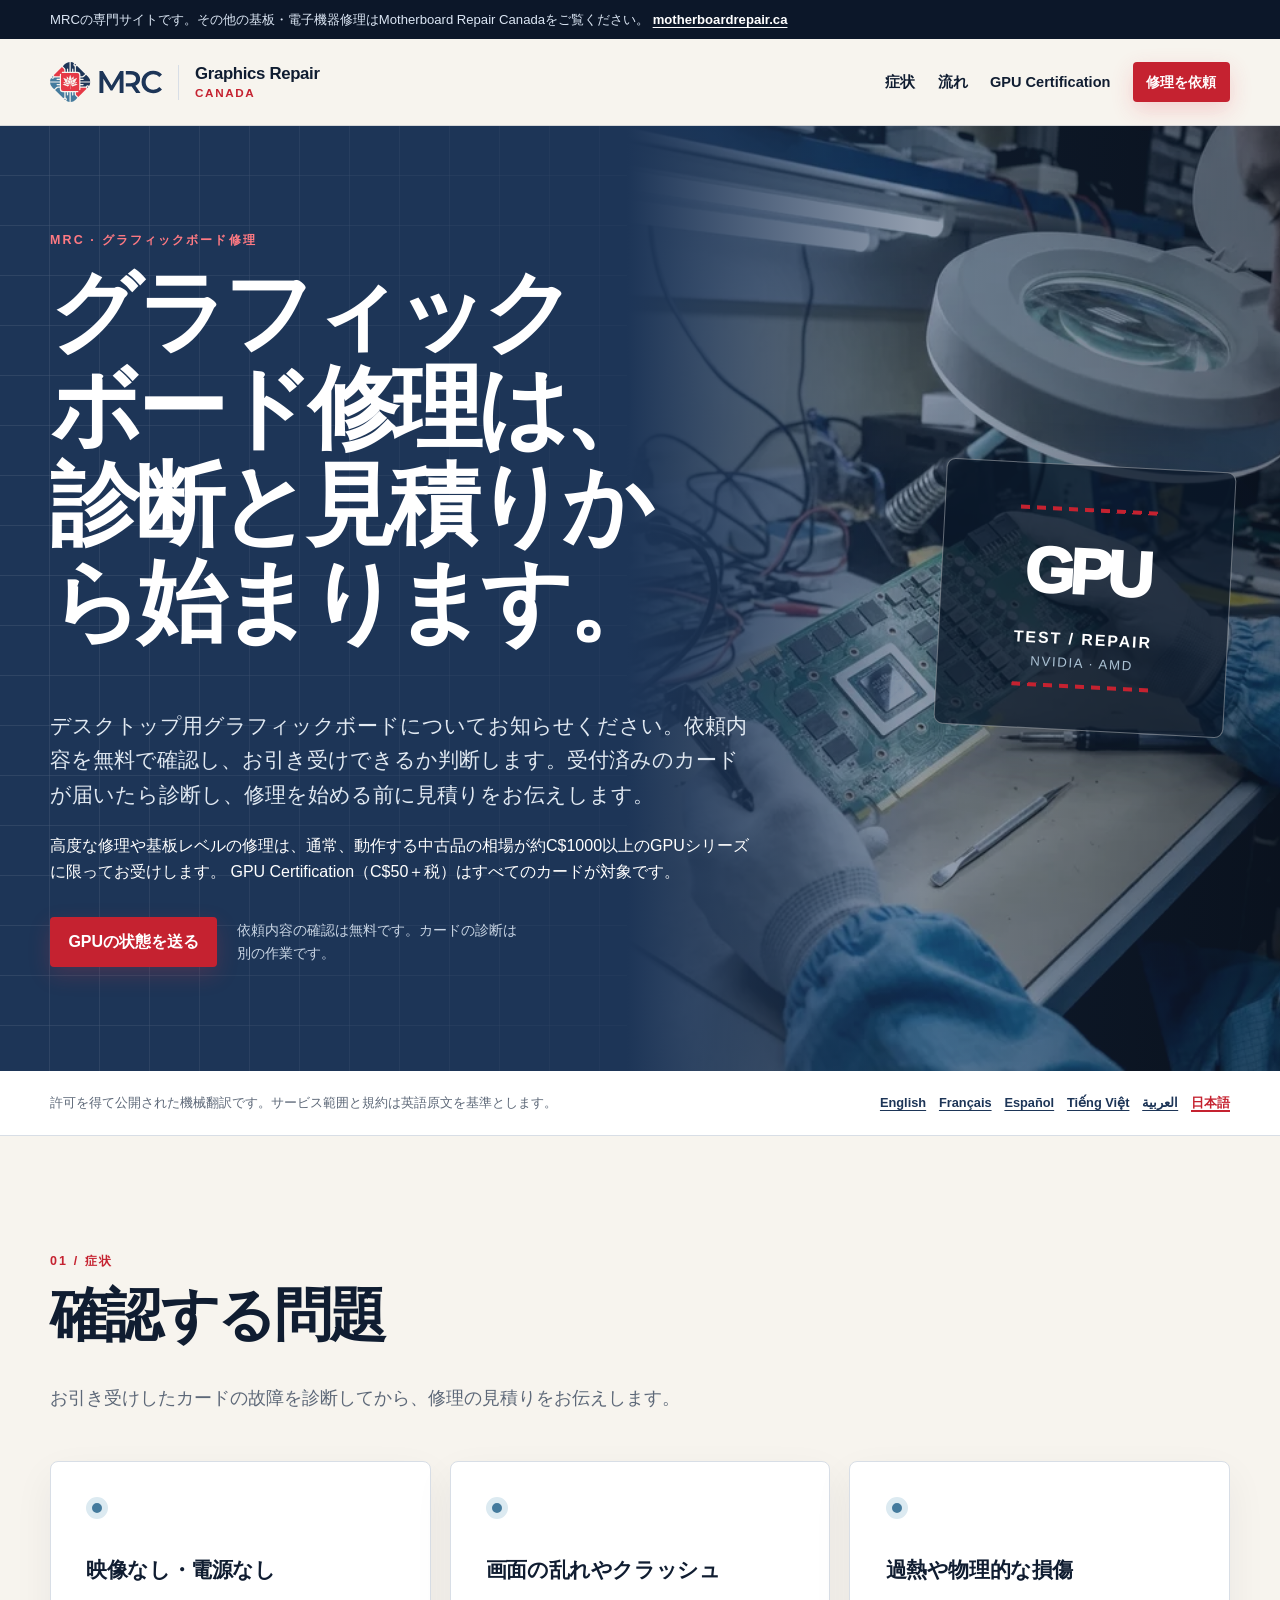
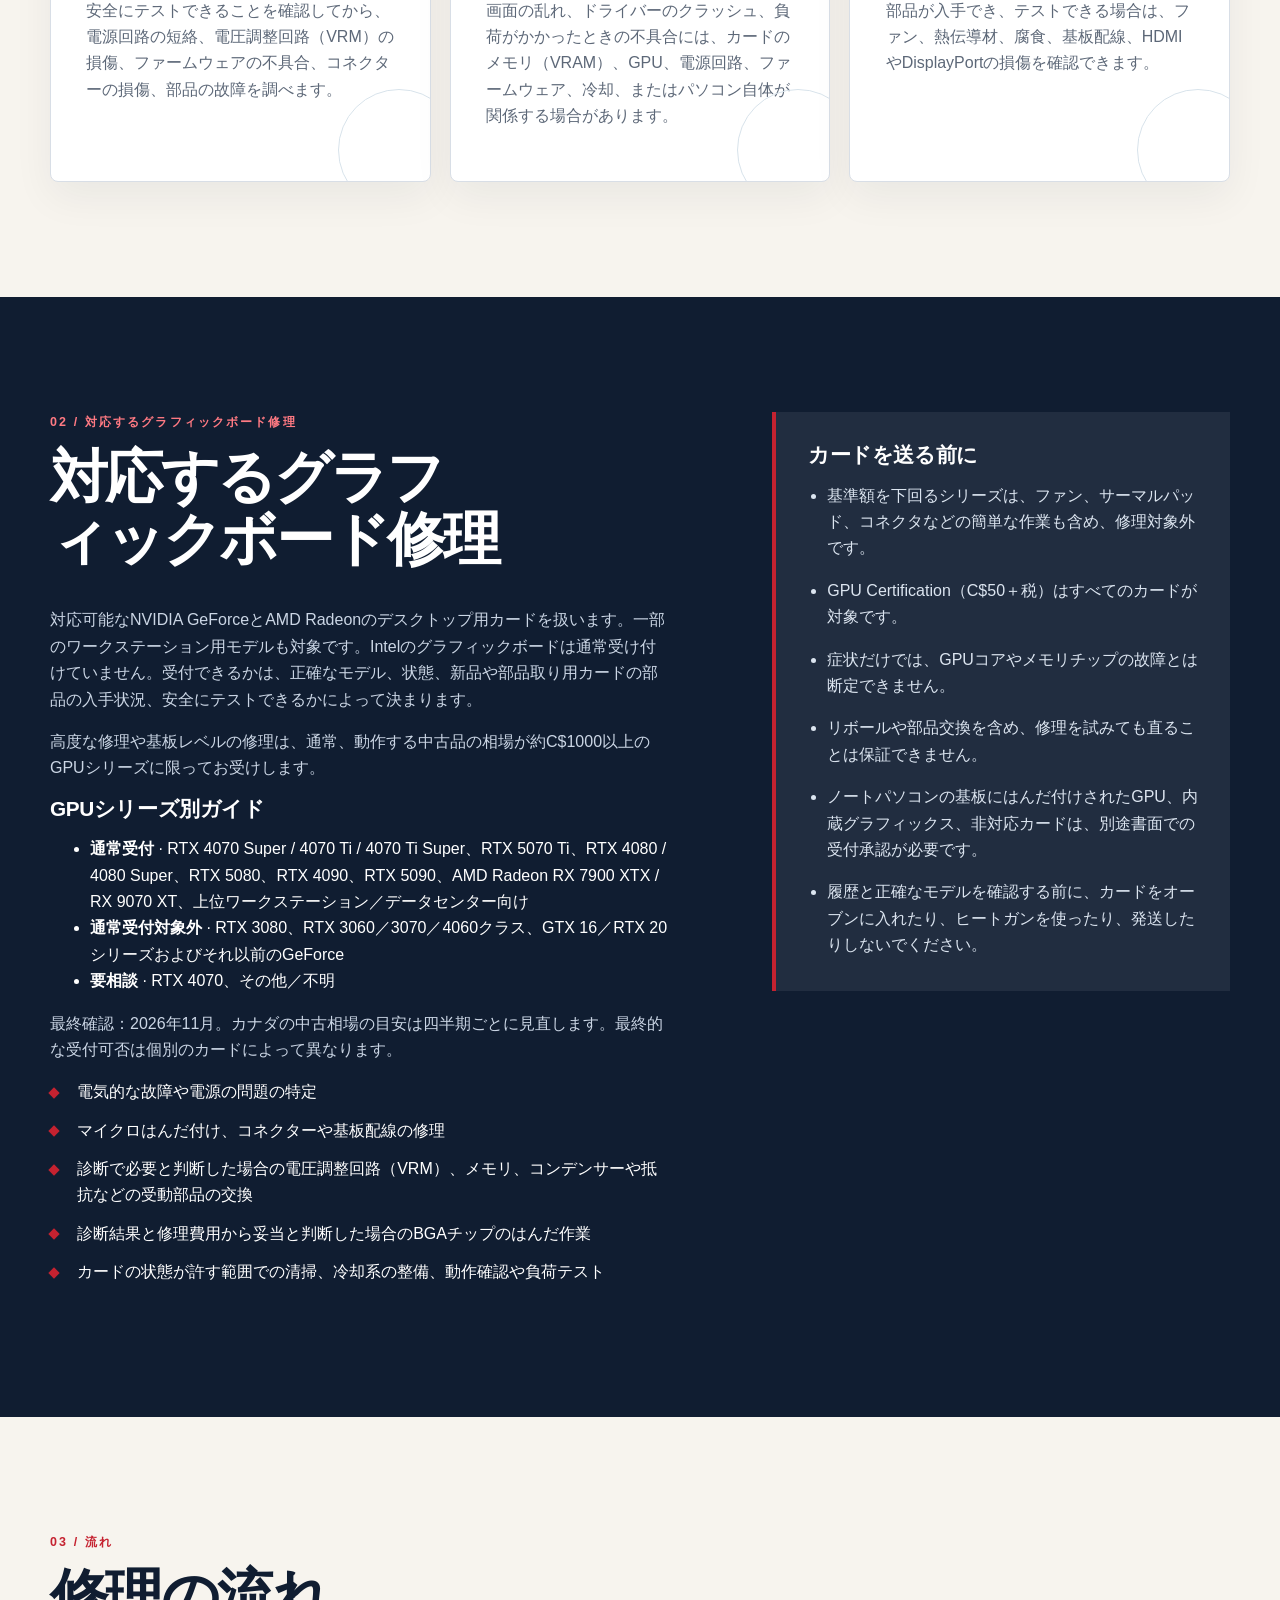
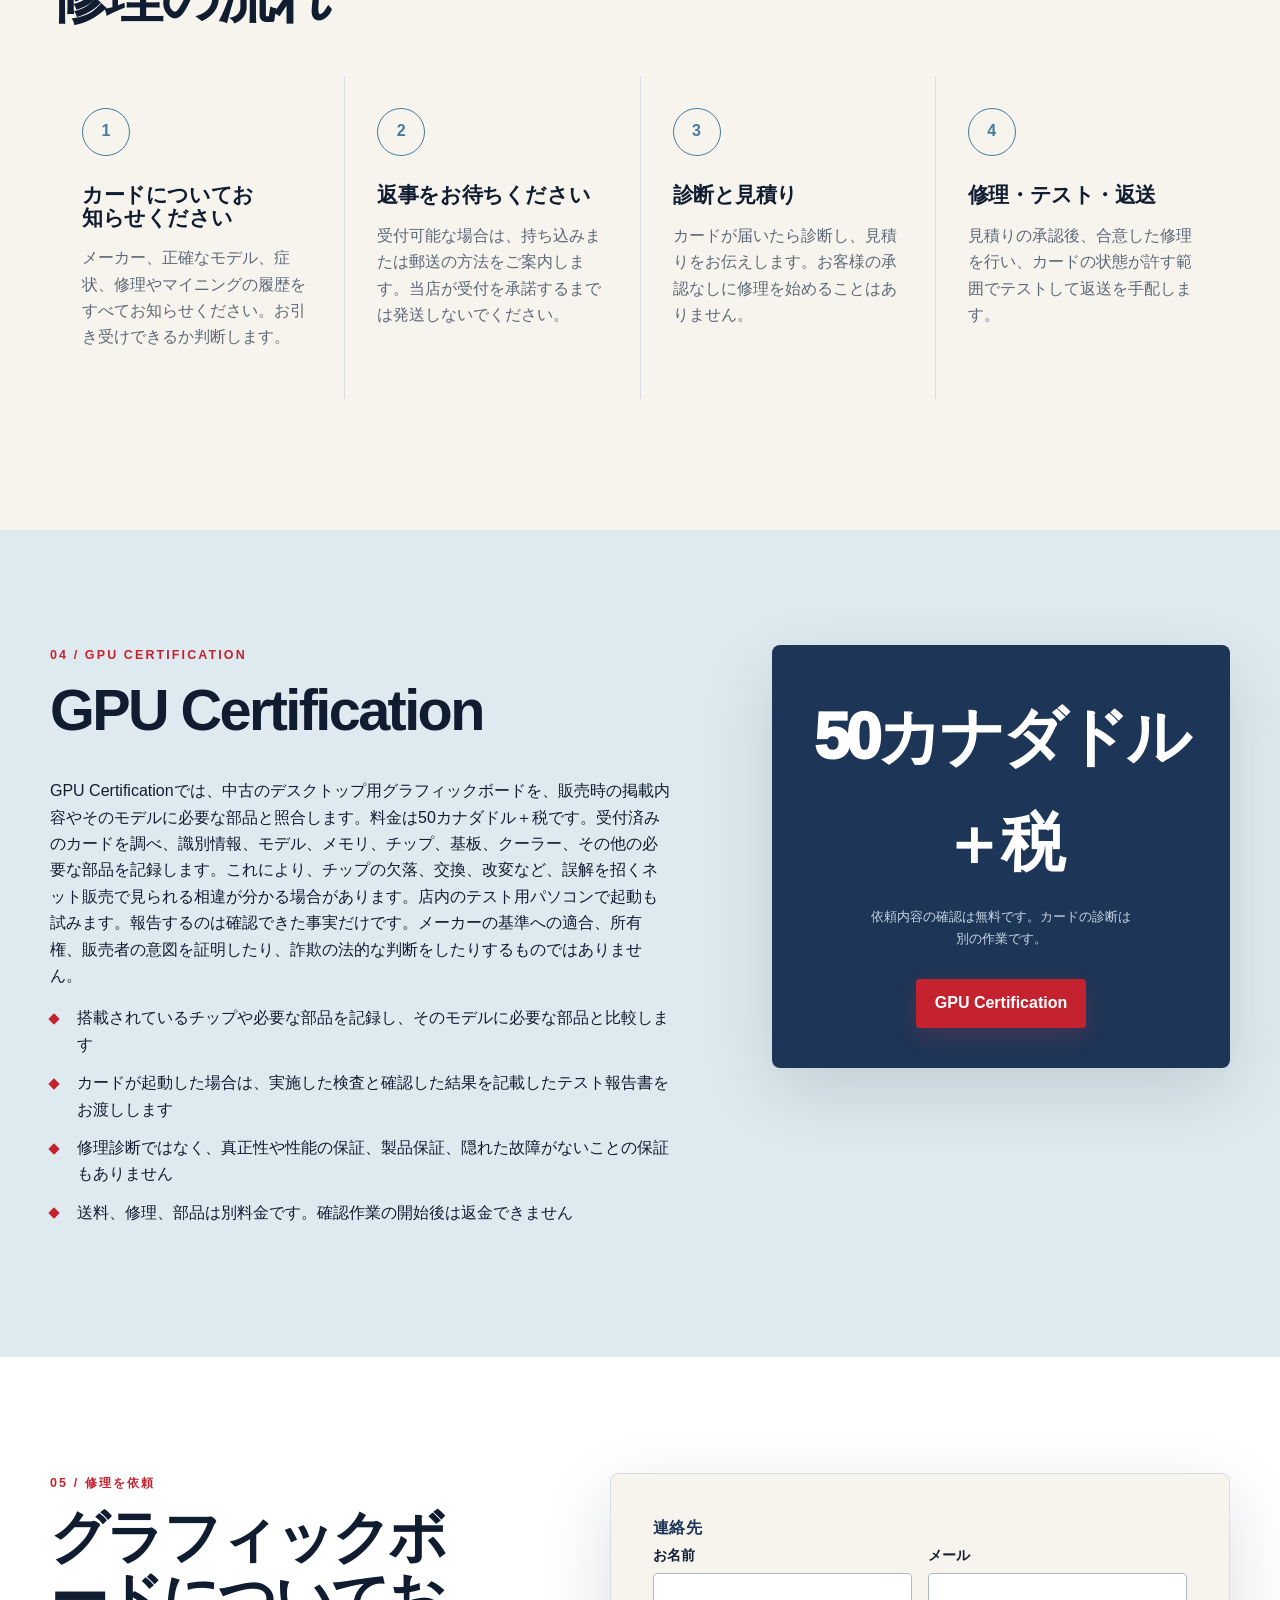
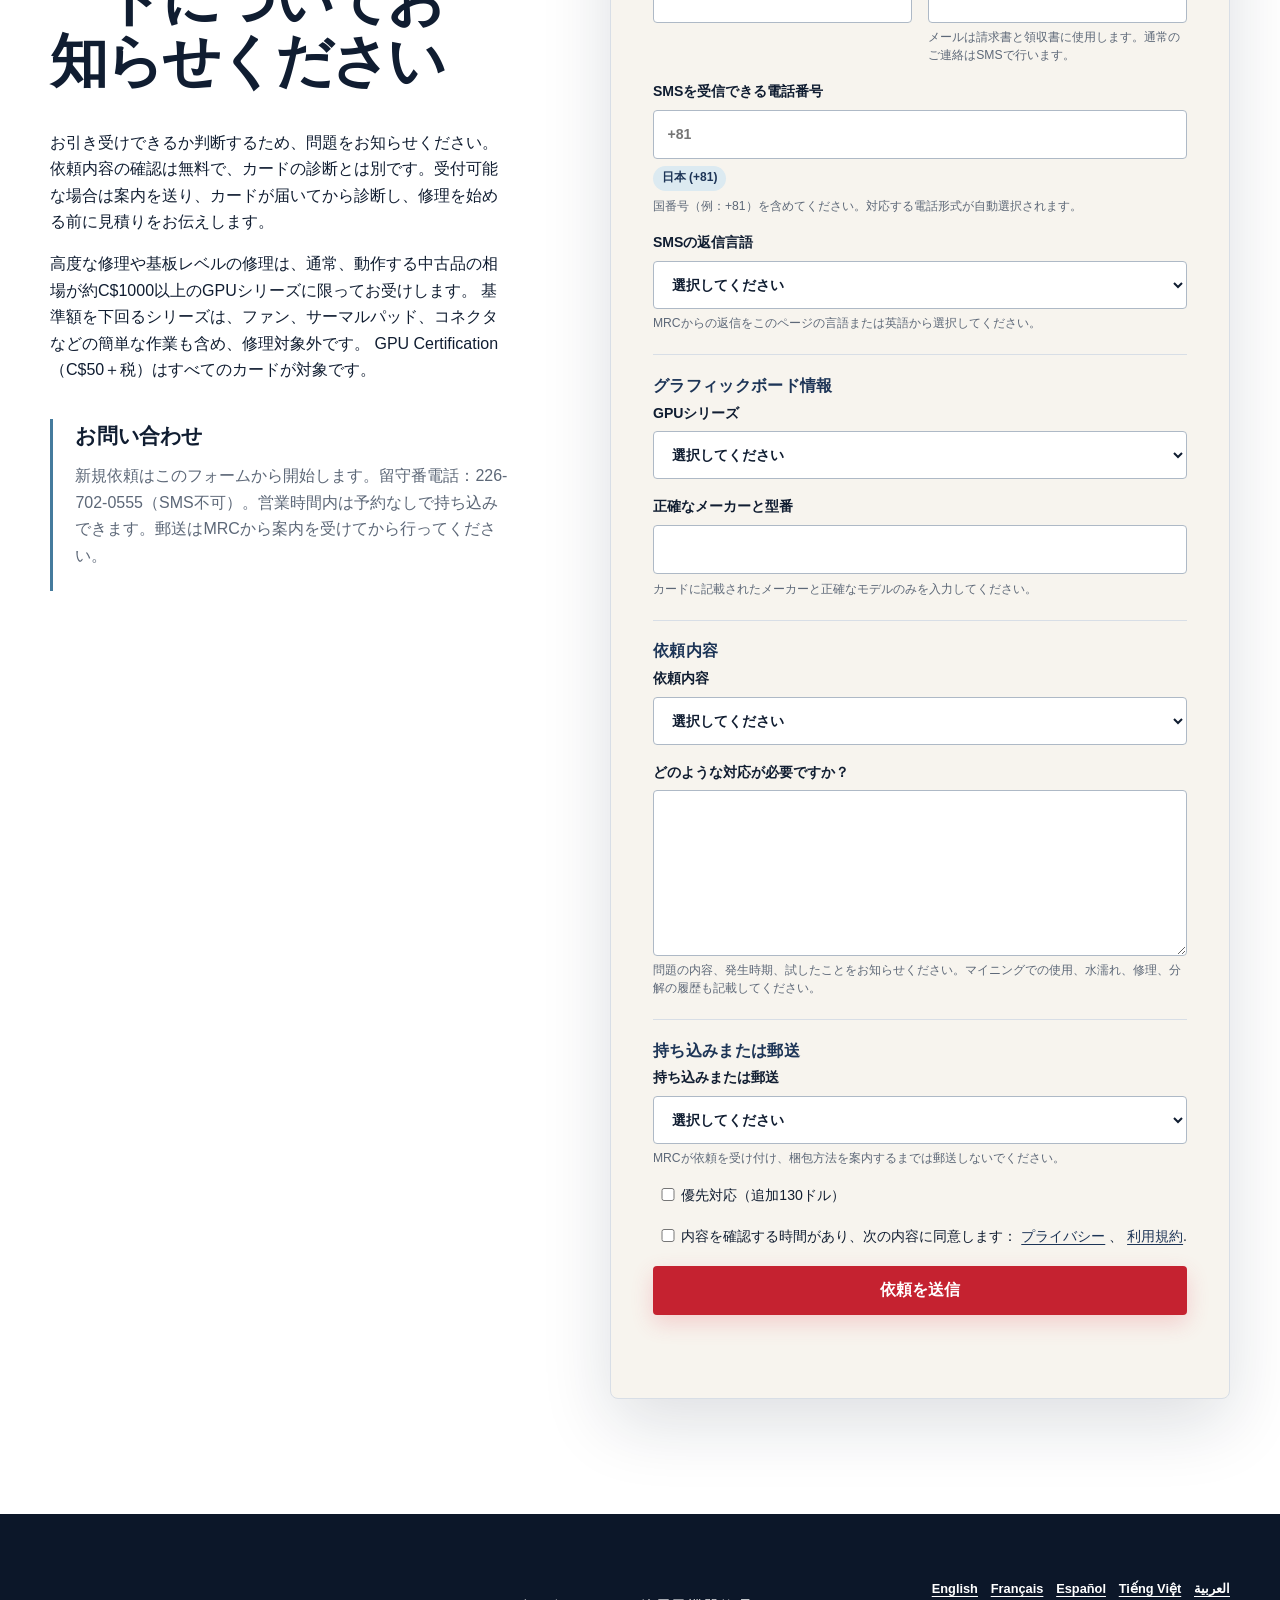
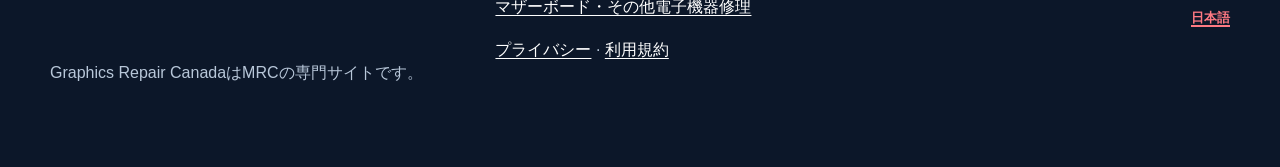
<file: ja/index.html>
<!DOCTYPE html>
<html lang="ja-JP" dir="ltr">
<head>
  <meta charset="utf-8">
  <meta name="viewport" content="width=device-width, initial-scale=1">
  <meta name="description" content="MRCはデスクトップ用グラフィックボードとその基板を修理し、中古GPUを確認します。主な対応地域はカナダですが、海外からの郵送依頼も検討します。">
  <meta name="robots" content="index,follow,max-image-preview:large">
  <meta name="referrer" content="strict-origin-when-cross-origin">
  <meta http-equiv="Content-Security-Policy" content="default-src 'self'; img-src 'self' data:; style-src 'self'; script-src 'self' 'wasm-unsafe-eval' https://notomo.colinknapp.com/n.js https://notomo.colinknapp.com/n-rrweb.js; connect-src 'self' https://forms.motherboardrepair.ca https://notomo.colinknapp.com/collect https://notomo.colinknapp.com/replay https://notomo.colinknapp.com/n-config/graphicsrepair.ca https://notomo.colinknapp.com/n-config/graphicsrepair.com https://notomo.colinknapp.com/n-link/graphicsrepair.ca https://notomo.colinknapp.com/n-link/graphicsrepair.com; object-src 'none'; base-uri 'self'; form-action 'none'; upgrade-insecure-requests">
  <title>カナダのグラフィックボード修理 | MRC</title>
  <link rel="canonical" href="https://graphicsrepair.ca/ja/">
  <link rel="alternate" hreflang="en-CA" href="https://graphicsrepair.ca/">
<link rel="alternate" hreflang="fr-CA" href="https://graphicsrepair.ca/fr/">
<link rel="alternate" hreflang="es-419" href="https://graphicsrepair.ca/es/">
<link rel="alternate" hreflang="vi-VN" href="https://graphicsrepair.ca/vi/">
<link rel="alternate" hreflang="ar" href="https://graphicsrepair.ca/ar/">
<link rel="alternate" hreflang="ja-JP" href="https://graphicsrepair.ca/ja/">
<link rel="alternate" hreflang="x-default" href="https://graphicsrepair.ca/">
  <meta property="og:type" content="website"><meta property="og:site_name" content="Graphics Repair Canada"><meta property="og:title" content="カナダのグラフィックボード修理 | MRC"><meta property="og:description" content="MRCはデスクトップ用グラフィックボードとその基板を修理し、中古GPUを確認します。主な対応地域はカナダですが、海外からの郵送依頼も検討します。"><meta property="og:url" content="https://graphicsrepair.ca/ja/"><meta property="og:image" content="https://graphicsrepair.ca/assets/gpu-repair.webp">
  <meta name="twitter:card" content="summary_large_image">
  <link rel="stylesheet" href="../assets/style.css">
  <link rel="icon" href="../assets/favicon.svg" type="image/svg+xml">
  <script type="application/ld+json">{"@context":"https://schema.org","@graph":[{"@type":"Organization","@id":"https://graphicsrepair.ca/#organization","name":"Graphics Repair Canada","alternateName":"MRC","url":"https://graphicsrepair.ca/","telephone":"+1-226-702-0555","logo":"https://graphicsrepair.ca/assets/mrc-logo.svg","sameAs":["https://motherboardrepair.ca/"]},{"@type":"Service","@id":"https://graphicsrepair.ca/ja/#service","name":"カナダのグラフィックボード修理 | MRC","description":"MRCはデスクトップ用グラフィックボードとその基板を修理し、中古GPUを確認します。主な対応地域はカナダですが、海外からの郵送依頼も検討します。","provider":{"@id":"https://graphicsrepair.ca/#organization"},"areaServed":{"@type":"Country","name":"Canada"},"serviceType":"Board-level graphics card and GPU repair","offers":{"@type":"Offer","name":"GPU Certification","price":"50","priceCurrency":"CAD"}}]}</script>
  <script async src="/assets/notomo-loader.js" data-tracker-src="https://notomo.colinknapp.com/n.js" data-tracker-integrity="sha384-2pTtsurqO/Z0ssY0NXuxa4nndtscVtnZenYFchX4OvKlCMS+qy6YRRLFtiC2+ISo"></script>
  <script src="/contact-embed/loader.js?v=30ee873d4bed" defer></script>
  <script src="/assets/site.js?v=08a5240a2322" defer></script>
</head>
<body data-locale="ja" data-default-country="JP">

    <a class="skip-link" href="#main">本文へ移動</a>
    <div class="network-bar"><div class="shell">MRCの専門サイトです。その他の基板・電子機器修理はMotherboard Repair Canadaをご覧ください。 <a href="https://motherboardrepair.ca/" rel="noopener">motherboardrepair.ca</a></div></div>
    <header class="site-header">
      <div class="shell header-row">
        <a class="brand" href="/ja/">
          <img src="../assets/mrc-logo.svg" width="182" height="66" alt="MRC">
          <span><strong>Graphics Repair</strong><small>Canada</small></span>
        </a>
        <button class="menu-button" type="button" aria-expanded="false" aria-controls="site-nav">メニュー</button>
        <nav id="site-nav" aria-label="メインナビゲーション">
          <a href="#faults">症状</a>
          <a href="#process">流れ</a>
          <a href="#gpu-certification">GPU Certification</a>
          <a class="button button-small" href="#contact">修理を依頼</a>
        </nav>
      </div>
    </header>
<main id="main">
  <section class="hero">
    <div class="hero-art" aria-hidden="true"><img src="../assets/gpu-repair-720.webp" srcset="../assets/gpu-repair-480.webp 480w, ../assets/gpu-repair-720.webp 720w" sizes="(max-width: 920px) 100vw, 51vw" width="720" height="720" alt="" fetchpriority="high" decoding="async"></div>
    <div class="shell hero-grid"><div class="hero-copy">
      <p class="eyebrow">MRC · グラフィックボード修理</p><h1>グラフィックボード修理は、診断と見積りから始まります。</h1><p class="lede">デスクトップ用グラフィックボードについてお知らせください。依頼内容を無料で確認し、お引き受けできるか判断します。受付済みのカードが届いたら診断し、修理を始める前に見積りをお伝えします。</p>
      <p>高度な修理や基板レベルの修理は、通常、動作する中古品の相場が約C$1000以上のGPUシリーズに限ってお受けします。 GPU Certification（C$50＋税）はすべてのカードが対象です。</p>
      <div class="hero-actions"><a class="button" href="#contact">GPUの状態を送る</a><span>依頼内容の確認は無料です。カードの診断は別の作業です。</span></div>
    </div><div class="board-card" aria-hidden="true"><span>GPU</span><strong>TEST / REPAIR</strong><small>NVIDIA · AMD</small></div></div>
  </section>
  <div class="language-notice"><div class="shell"><span>許可を得て公開された機械翻訳です。サービス範囲と規約は英語原文を基準とします。</span><nav class="languages" aria-label="言語選択"><a href="/" lang="en-CA" data-language="en">English</a><a href="/fr/" lang="fr-CA" data-language="fr">Français</a><a href="/es/" lang="es-419" data-language="es">Español</a><a href="/vi/" lang="vi-VN" data-language="vi">Tiếng Việt</a><a href="/ar/" lang="ar" data-language="ar">العربية</a><a href="/ja/" lang="ja-JP" data-language="ja" aria-current="page">日本語</a></nav></div></div>
  <section class="section" id="faults"><div class="shell"><div class="section-heading"><p class="eyebrow">01 / 症状</p><h2>確認する問題</h2><p>お引き受けしたカードの故障を診断してから、修理の見積りをお伝えします。</p></div><div class="fault-grid"><article class="fault-card"><span class="trace-dot" aria-hidden="true"></span><h3>映像なし・電源なし</h3><p>安全にテストできることを確認してから、電源回路の短絡、電圧調整回路（VRM）の損傷、ファームウェアの不具合、コネクターの損傷、部品の故障を調べます。</p></article><article class="fault-card"><span class="trace-dot" aria-hidden="true"></span><h3>画面の乱れやクラッシュ</h3><p>画面の乱れ、ドライバーのクラッシュ、負荷がかかったときの不具合には、カードのメモリ（VRAM）、GPU、電源回路、ファームウェア、冷却、またはパソコン自体が関係する場合があります。</p></article><article class="fault-card"><span class="trace-dot" aria-hidden="true"></span><h3>過熱や物理的な損傷</h3><p>部品が入手でき、テストできる場合は、ファン、熱伝導材、腐食、基板配線、HDMIやDisplayPortの損傷を確認できます。</p></article></div></div></section>
  <section class="section section-dark"><div class="shell split"><div><p class="eyebrow">02 / 対応するグラフィックボード修理</p><h2>対応するグラフィックボード修理</h2><p>対応可能なNVIDIA GeForceとAMD Radeonのデスクトップ用カードを扱います。一部のワークステーション用モデルも対象です。Intelのグラフィックボードは通常受け付けていません。受付できるかは、正確なモデル、状態、新品や部品取り用カードの部品の入手状況、安全にテストできるかによって決まります。</p><p>高度な修理や基板レベルの修理は、通常、動作する中古品の相場が約C$1000以上のGPUシリーズに限ってお受けします。</p><div id="gpu-family-guide"><h3>GPUシリーズ別ガイド</h3><ul><li data-band="accept"><strong>通常受付</strong> · RTX 4070 Super / 4070 Ti / 4070 Ti Super、RTX 5070 Ti、RTX 4080 / 4080 Super、RTX 5080、RTX 4090、RTX 5090、AMD Radeon RX 7900 XTX / RX 9070 XT、上位ワークステーション／データセンター向け</li><li data-band="decline"><strong>通常受付対象外</strong> · RTX 3080、RTX 3060／3070／4060クラス、GTX 16／RTX 20シリーズおよびそれ以前のGeForce</li><li data-band="review"><strong>要相談</strong> · RTX 4070、その他／不明</li></ul><p>最終確認：2026年11月。カナダの中古相場の目安は四半期ごとに見直します。最終的な受付可否は個別のカードによって異なります。</p></div><ul class="check-list"><li>電気的な故障や電源の問題の特定</li><li>マイクロはんだ付け、コネクターや基板配線の修理</li><li>診断で必要と判断した場合の電圧調整回路（VRM）、メモリ、コンデンサーや抵抗などの受動部品の交換</li><li>診断結果と修理費用から妥当と判断した場合のBGAチップのはんだ作業</li><li>カードの状態が許す範囲での清掃、冷却系の整備、動作確認や負荷テスト</li></ul></div><div class="limit-card"><h3>カードを送る前に</h3><ul><li>基準額を下回るシリーズは、ファン、サーマルパッド、コネクタなどの簡単な作業も含め、修理対象外です。</li><li>GPU Certification（C$50＋税）はすべてのカードが対象です。</li><li>症状だけでは、GPUコアやメモリチップの故障とは断定できません。</li><li>リボールや部品交換を含め、修理を試みても直ることは保証できません。</li><li>ノートパソコンの基板にはんだ付けされたGPU、内蔵グラフィックス、非対応カードは、別途書面での受付承認が必要です。</li><li>履歴と正確なモデルを確認する前に、カードをオーブンに入れたり、ヒートガンを使ったり、発送したりしないでください。</li></ul></div></div></section>
  <section class="section" id="process"><div class="shell"><div class="section-heading"><p class="eyebrow">03 / 流れ</p><h2>修理の流れ</h2></div><ol class="steps"><li><span>1</span><div><h3>カードについてお知らせください</h3><p>メーカー、正確なモデル、症状、修理やマイニングの履歴をすべてお知らせください。お引き受けできるか判断します。</p></div></li><li><span>2</span><div><h3>返事をお待ちください</h3><p>受付可能な場合は、持ち込みまたは郵送の方法をご案内します。当店が受付を承諾するまでは発送しないでください。</p></div></li><li><span>3</span><div><h3>診断と見積り</h3><p>カードが届いたら診断し、見積りをお伝えします。お客様の承認なしに修理を始めることはありません。</p></div></li><li><span>4</span><div><h3>修理・テスト・返送</h3><p>見積りの承認後、合意した修理を行い、カードの状態が許す範囲でテストして返送を手配します。</p></div></li></ol></div></section>
  <section class="section verification" id="gpu-certification"><div class="shell split"><div><p class="eyebrow">04 / GPU Certification</p><h2>GPU Certification</h2><p>GPU Certificationでは、中古のデスクトップ用グラフィックボードを、販売時の掲載内容やそのモデルに必要な部品と照合します。料金は50カナダドル＋税です。受付済みのカードを調べ、識別情報、モデル、メモリ、チップ、基板、クーラー、その他の必要な部品を記録します。これにより、チップの欠落、交換、改変など、誤解を招くネット販売で見られる相違が分かる場合があります。店内のテスト用パソコンで起動も試みます。報告するのは確認できた事実だけです。メーカーの基準への適合、所有権、販売者の意図を証明したり、詐欺の法的な判断をしたりするものではありません。</p><ul class="check-list"><li>搭載されているチップや必要な部品を記録し、そのモデルに必要な部品と比較します</li><li>カードが起動した場合は、実施した検査と確認した結果を記載したテスト報告書をお渡しします</li><li>修理診断ではなく、真正性や性能の保証、製品保証、隠れた故障がないことの保証もありません</li><li>送料、修理、部品は別料金です。確認作業の開始後は返金できません</li></ul></div><div class="price-card"><span>50カナダドル＋税</span><small>依頼内容の確認は無料です。カードの診断は別の作業です。</small><a class="button" href="#contact">GPU Certification</a></div></div></section>
  <section class="section contact-section" id="contact"><div class="shell contact-grid"><div><p class="eyebrow">05 / 修理を依頼</p><h2>グラフィックボードについてお知らせください</h2><p>お引き受けできるか判断するため、問題をお知らせください。依頼内容の確認は無料で、カードの診断とは別です。受付可能な場合は案内を送り、カードが届いてから診断し、修理を始める前に見積りをお伝えします。</p><p>高度な修理や基板レベルの修理は、通常、動作する中古品の相場が約C$1000以上のGPUシリーズに限ってお受けします。 基準額を下回るシリーズは、ファン、サーマルパッド、コネクタなどの簡単な作業も含め、修理対象外です。 GPU Certification（C$50＋税）はすべてのカードが対象です。</p><div class="reply-card"><h3>お問い合わせ</h3><p>新規依頼はこのフォームから開始します。留守番電話：226-702-0555（SMS不可）。営業時間内は予約なしで持ち込みできます。郵送はMRCから案内を受けてから行ってください。</p></div></div>
    <form id="repair-form" class="repair-form" novalidate data-sending="送信中…" data-success="依頼を送信しました。" data-error="送信できませんでした。入力を確認して再試行してください。">
      <input type="hidden" name="form_id" value="graphics_card_repair_quote"><input type="hidden" name="start_time" value="">
      <fieldset><legend>連絡先</legend>
        <div class="form-row"><label>お名前<input name="name" type="text" autocomplete="name" maxlength="100" required></label><label>メール<input name="email" type="email" autocomplete="email" maxlength="254" aria-describedby="email-hint" required><small id="email-hint" class="form-hint">メールは請求書と領収書に使用します。通常のご連絡はSMSで行います。</small></label></div>
        <label>SMSを受信できる電話番号<input name="phone" id="phone" type="tel" autocomplete="tel" inputmode="tel" maxlength="30" aria-describedby="phone-validation-profile phone-hint" data-error="SMSを受信でき、表示された電話番号の形式に合う有効な番号を入力してください。" required><span id="phone-validation-profile" class="phone-detection" data-international-label="国際電話番号" aria-live="polite"></span><small id="phone-hint" class="form-hint">国番号（例：+81）を含めてください。対応する電話形式が自動選択されます。</small></label>
        <label>SMSの返信言語<select name="english_support_preference" required aria-describedby="reply-language-hint"><option value="">選択してください</option><option value="no">日本語で返信</option><option value="yes">英語で返信</option></select><small id="reply-language-hint" class="form-hint">MRCからの返信をこのページの言語または英語から選択してください。</small></label>
      </fieldset>
      <fieldset><legend>グラフィックボード情報</legend>
        <label>GPUシリーズ<select name="gpu_family" required><option value="">選択してください</option><option value="rtx-4070-super" data-band="accept">RTX 4070 Super / 4070 Ti / 4070 Ti Super</option><option value="rtx-5070-ti" data-band="accept">RTX 5070 Ti</option><option value="rtx-4080" data-band="accept">RTX 4080 / 4080 Super</option><option value="rtx-5080" data-band="accept">RTX 5080</option><option value="rtx-4090" data-band="accept">RTX 4090</option><option value="rtx-5090" data-band="accept">RTX 5090</option><option value="radeon-high-end" data-band="accept">AMD Radeon RX 7900 XTX / RX 9070 XT</option><option value="workstation-datacenter" data-band="accept">上位ワークステーション／データセンター向け</option><option value="rtx-3080" data-band="decline">RTX 3080</option><option value="rtx-3060-3070-4060" data-band="decline">RTX 3060／3070／4060クラス</option><option value="legacy-geforce" data-band="decline">GTX 16／RTX 20シリーズおよびそれ以前のGeForce</option><option value="rtx-4070" data-band="review">RTX 4070</option><option value="other" data-band="review">その他／不明</option></select></label>
        <label>正確なメーカーと型番<input name="model" type="text" maxlength="160" required aria-describedby="model-hint"><small id="model-hint" class="form-hint">カードに記載されたメーカーと正確なモデルのみを入力してください。</small></label>
      </fieldset>
      <fieldset><legend>依頼内容</legend>
        <label>依頼内容<select name="request_type" required><option value="">選択してください</option><option value="repair">修理依頼</option><option value="verification">GPU Certification（50 CAD＋税）</option></select></label>
        <p id="repair-decline" role="status" tabindex="-1" hidden>このシリーズの中古相場は、高度な修理の基準額であるC$1000を下回ります。GPU Certificationは引き続きご利用いただけます。修理をご希望の場合は、留守番電話でほかの方法をご相談いただくか、別の修理店にお問い合わせください。</p>
        <label>どのような対応が必要ですか？<textarea name="message" rows="6" minlength="20" maxlength="900" required aria-describedby="request-hint"></textarea><small id="request-hint" class="form-hint">問題の内容、発生時期、試したことをお知らせください。マイニングでの使用、水濡れ、修理、分解の履歴も記載してください。</small></label>
      </fieldset>
      <fieldset><legend>持ち込みまたは郵送</legend>
        <label>持ち込みまたは郵送<select name="service_type" id="service_type" required aria-describedby="intake-hint"><option value="">選択してください</option><option value="In-Person">営業時間内の持ち込み（予約不要）</option><option value="Mail-In">MRCから案内を受けた後に郵送</option></select><small id="intake-hint" class="form-hint">MRCが依頼を受け付け、梱包方法を案内するまでは郵送しないでください。</small></label>
        <label class="consent"><input name="rush_service" type="checkbox" value="yes"><span>優先対応（追加130ドル）</span></label>
        <div id="mailing-fields" class="conditional-fields" hidden>
          <label>カードの現在地および返送先の国<select name="return_country" id="return_country" autocomplete="country-name" aria-describedby="country-hint" disabled><option value="">国を選択</option><option value="CA">カナダ</option><option value="FR">フランス</option><option value="ES">スペイン</option><option value="MX">メキシコ</option><option value="CO">コロンビア</option><option value="VN">ベトナム</option><option value="JP">日本</option><option value="SA">サウジアラビア</option><option value="EG">エジプト</option><option value="MA">モロッコ</option><option value="OTHER">その他の国</option></select><small id="country-hint" class="form-hint">利用可能な通関業者と配送サービスの確認に使用します。</small></label>
          <label>州・都道府県・地域<input name="province" type="text" maxlength="100" autocomplete="address-level1" disabled></label>
          <label>返送先住所<textarea name="mailing_address" rows="3" maxlength="300" autocomplete="street-address" aria-describedby="address-hint" disabled></textarea><small id="address-hint" class="form-hint">郵送依頼では必須です。カナダ国内または海外への返送手配にのみ使用します。</small></label>
          <label>部屋番号（任意）<input name="unit_number" type="text" maxlength="30" autocomplete="address-line2" disabled></label>
          <div id="international-mailing-fields" class="conditional-fields conditional-fields-nested" role="group" aria-labelledby="international-title" hidden>
            <div><strong id="international-title">海外郵送の詳細</strong><p class="form-hint">通関と配送の方法を確認するための情報です。まだカードを発送しないでください。</p></div>
            <label class="consent"><input name="ownership_confirmed" type="checkbox" value="confirmed" disabled><span>私はこのカードの所有者、または所有者から修理発送の許可を受けた者です。</span></label>
            <label class="consent"><input name="international_shipping_ack" type="checkbox" value="accepted" disabled><span>MRCがカードを受け付け、依頼に応じた通関業者、配送業者、返送料の案内を送るまで発送しません。発送、関税、税金、通関手数料、保険、返送費用を負担します。</span></label>
          </div>
        </div>
      </fieldset>
      <div class="auxiliary-field" inert><label>Website<input name="website" type="text" tabindex="-1" autocomplete="off"></label></div>
      <label class="consent"><input name="accept_terms" type="checkbox" required><span>内容を確認する時間があり、次の内容に同意します： <a href="/privacy/" target="_blank" rel="noopener">プライバシー</a> 、 <a href="/terms/" target="_blank" rel="noopener">利用規約</a>.</span></label>
      <button class="button" type="submit">依頼を送信</button><p id="form-status" class="form-status" role="status" aria-live="polite"></p>
    </form>
  </div></section>
</main>

    <footer class="site-footer">
      <div class="shell footer-grid">
        <div><img src="../assets/mrc-logo-white.svg" width="158" height="57" alt="MRC" loading="lazy" decoding="async"><p>Graphics Repair CanadaはMRCの専門サイトです。</p></div>
        <div><p><a href="https://motherboardrepair.ca/" rel="noopener">マザーボード・その他電子機器修理</a></p><p><a href="/privacy/">プライバシー</a> · <a href="/terms/">利用規約</a></p></div>
        <nav class="languages" aria-label="フッターの言語選択"><a href="/" lang="en-CA" data-language="en">English</a><a href="/fr/" lang="fr-CA" data-language="fr">Français</a><a href="/es/" lang="es-419" data-language="es">Español</a><a href="/vi/" lang="vi-VN" data-language="vi">Tiếng Việt</a><a href="/ar/" lang="ar" data-language="ar">العربية</a><a href="/ja/" lang="ja-JP" data-language="ja" aria-current="page">日本語</a></nav>
      </div>
    </footer>
    <div class="repair-prompt" data-repair-prompt hidden>
      <a class="repair-prompt__open" href="/ja/#contact" data-repair-open>修理を依頼</a>
      <button class="repair-prompt__dismiss" type="button" data-repair-dismiss aria-label="修理案内を閉じる">&times;</button>
    </div>
</body></html>
</file>
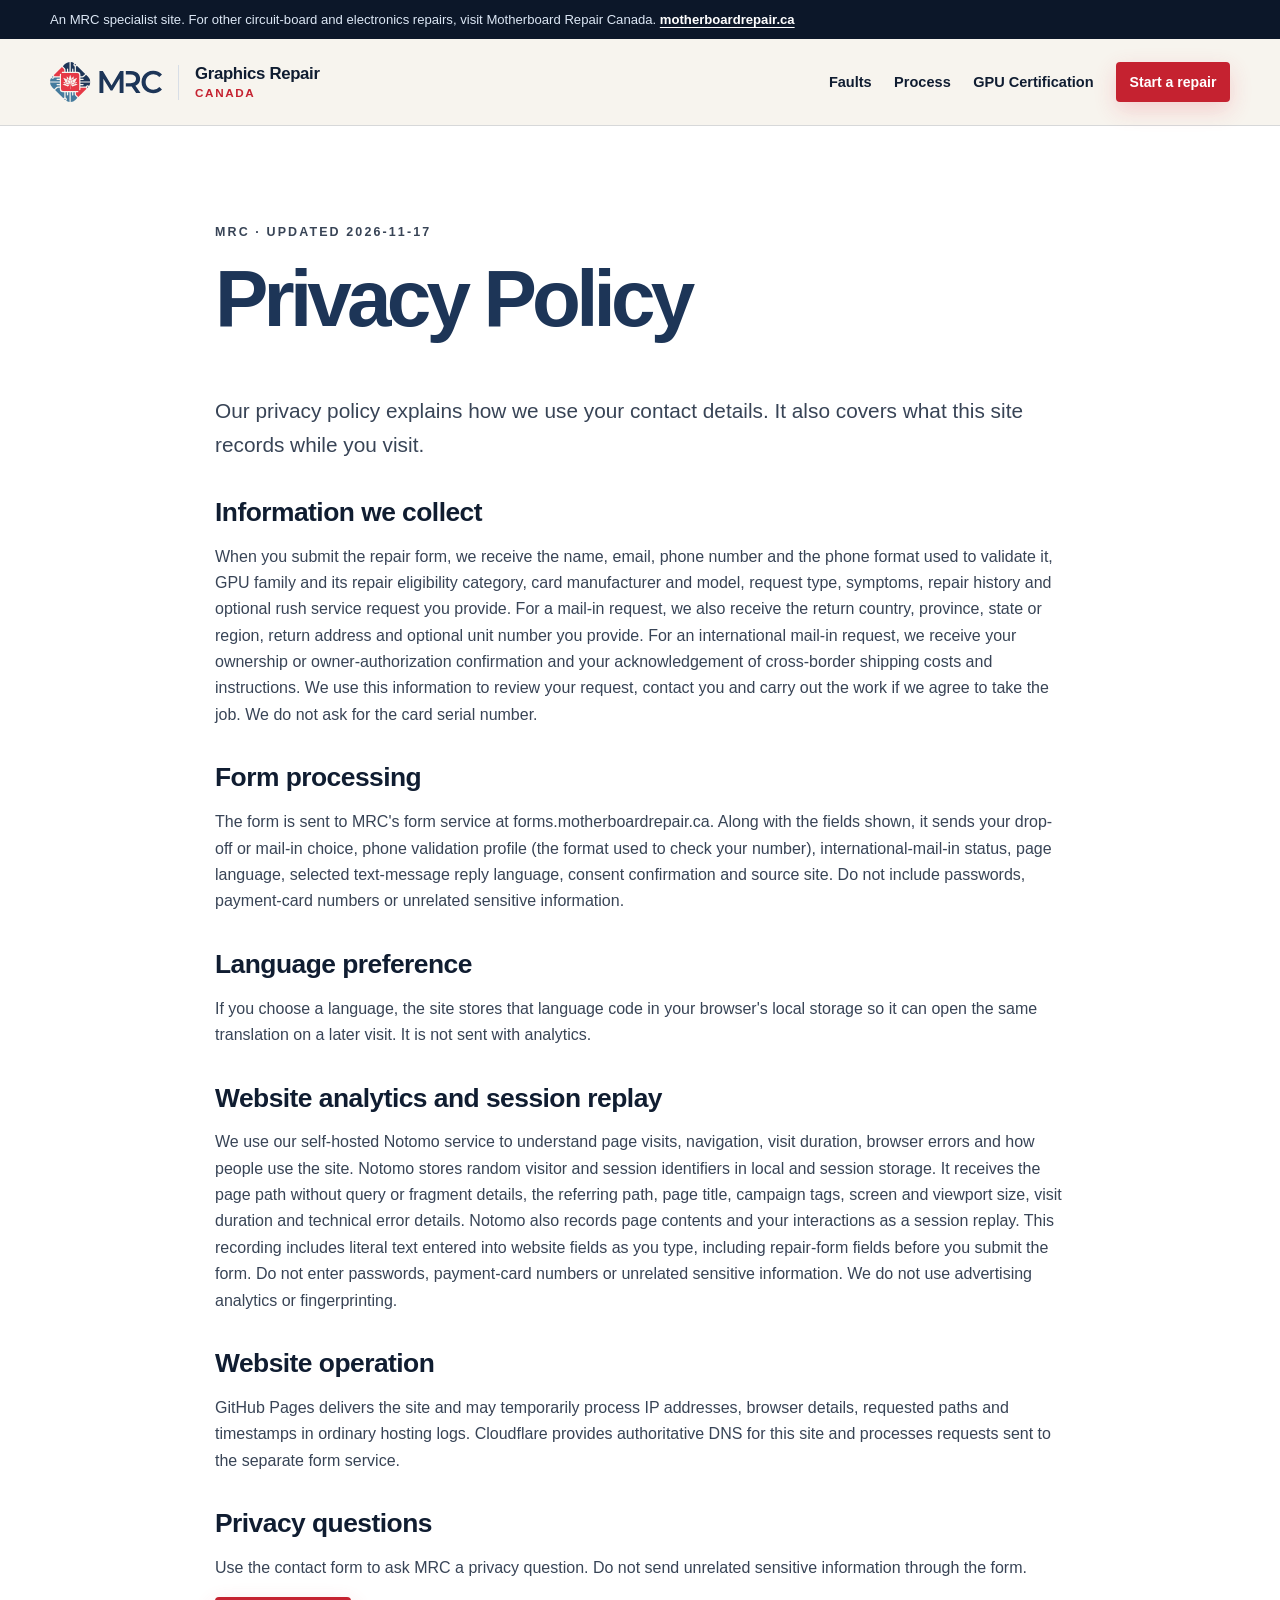
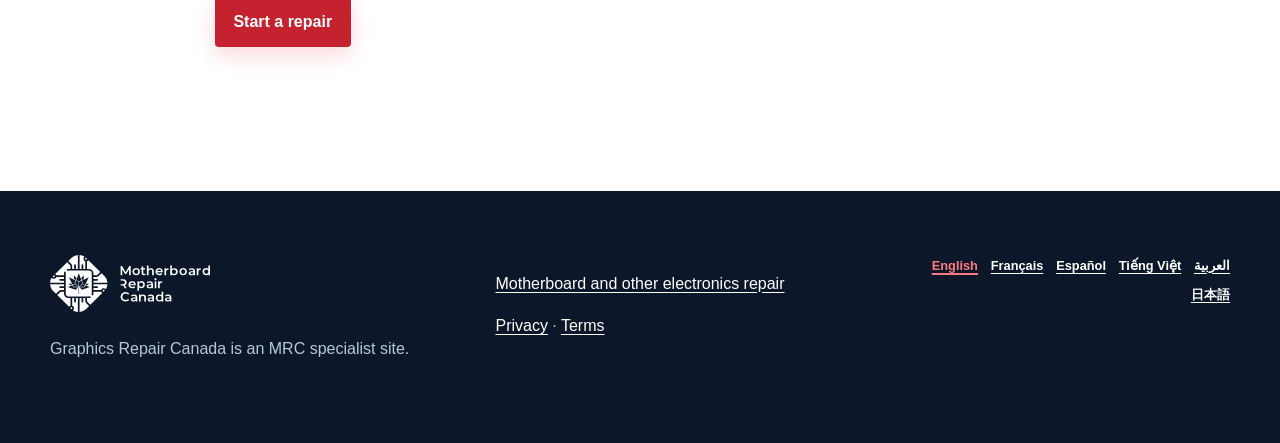
<file: privacy/index.html>
<!DOCTYPE html><html lang="en-CA"><head><meta charset="utf-8"><meta name="viewport" content="width=device-width,initial-scale=1"><meta name="description" content="Our privacy policy explains how we use your contact details. It also covers what this site records while you visit."><meta name="robots" content="index,follow"><meta name="referrer" content="strict-origin-when-cross-origin"><meta http-equiv="Content-Security-Policy" content="default-src 'self'; img-src 'self'; style-src 'self'; script-src 'self' 'wasm-unsafe-eval' https://notomo.colinknapp.com/n.js https://notomo.colinknapp.com/n-rrweb.js; connect-src https://notomo.colinknapp.com/collect https://notomo.colinknapp.com/replay https://notomo.colinknapp.com/n-config/graphicsrepair.ca https://notomo.colinknapp.com/n-config/graphicsrepair.com https://notomo.colinknapp.com/n-link/graphicsrepair.ca https://notomo.colinknapp.com/n-link/graphicsrepair.com; object-src 'none'; base-uri 'self'"><title>Privacy Policy | Graphics Repair Canada</title><link rel="canonical" href="https://graphicsrepair.ca/privacy/"><meta property="og:type" content="website"><meta property="og:site_name" content="Graphics Repair Canada"><meta property="og:title" content="Privacy Policy | Graphics Repair Canada"><meta property="og:description" content="Our privacy policy explains how we use your contact details. It also covers what this site records while you visit."><meta property="og:url" content="https://graphicsrepair.ca/privacy/"><meta property="og:image" content="https://graphicsrepair.ca/assets/gpu-repair.webp"><meta name="twitter:card" content="summary_large_image"><meta name="twitter:title" content="Privacy Policy | Graphics Repair Canada"><meta name="twitter:description" content="Our privacy policy explains how we use your contact details. It also covers what this site records while you visit."><meta name="twitter:image" content="https://graphicsrepair.ca/assets/gpu-repair.webp"><link rel="stylesheet" href="../assets/style.css"><link rel="icon" href="../assets/favicon.svg" type="image/svg+xml"><script type="application/ld+json">{"@context":"https://schema.org","@type":"WebPage","name":"Privacy Policy | Graphics Repair Canada","description":"Our privacy policy explains how we use your contact details. It also covers what this site records while you visit.","url":"https://graphicsrepair.ca/privacy/","primaryImageOfPage":"https://graphicsrepair.ca/assets/gpu-repair.webp"}</script><script async src="/assets/notomo-loader.js" data-tracker-src="https://notomo.colinknapp.com/n.js" data-tracker-integrity="sha384-2pTtsurqO/Z0ssY0NXuxa4nndtscVtnZenYFchX4OvKlCMS+qy6YRRLFtiC2+ISo"></script><script src="/contact-embed/loader.js?v=30ee873d4bed" defer></script>
  <script src="/assets/site.js?v=08a5240a2322" defer></script></head><body data-locale="en" data-default-country="CA">
    <a class="skip-link" href="#main">Skip to content</a>
    <div class="network-bar"><div class="shell">An MRC specialist site. For other circuit-board and electronics repairs, visit Motherboard Repair Canada. <a href="https://motherboardrepair.ca/" rel="noopener">motherboardrepair.ca</a></div></div>
    <header class="site-header">
      <div class="shell header-row">
        <a class="brand" href="/">
          <img src="../assets/mrc-logo.svg" width="182" height="66" alt="MRC">
          <span><strong>Graphics Repair</strong><small>Canada</small></span>
        </a>
        <button class="menu-button" type="button" aria-expanded="false" aria-controls="site-nav">Menu</button>
        <nav id="site-nav" aria-label="Primary navigation">
          <a href="/#faults">Faults</a>
          <a href="/#process">Process</a>
          <a href="/#gpu-certification">GPU Certification</a>
          <a class="button button-small" href="/#contact">Start a repair</a>
        </nav>
      </div>
    </header><main id="main"><section class="legal"><div class="shell legal-copy"><p class="eyebrow">MRC · Updated 2026-11-17</p><h1>Privacy Policy</h1><p class="lede">Our privacy policy explains how we use your contact details. It also covers what this site records while you visit.</p>
        <h2>Information we collect</h2><p>When you submit the repair form, we receive the name, email, phone number and the phone format used to validate it, GPU family and its repair eligibility category, card manufacturer and model, request type, symptoms, repair history and optional rush service request you provide. For a mail-in request, we also receive the return country, province, state or region, return address and optional unit number you provide. For an international mail-in request, we receive your ownership or owner-authorization confirmation and your acknowledgement of cross-border shipping costs and instructions. We use this information to review your request, contact you and carry out the work if we agree to take the job. We do not ask for the card serial number.</p>
        <h2>Form processing</h2><p>The form is sent to MRC's form service at forms.motherboardrepair.ca. Along with the fields shown, it sends your drop-off or mail-in choice, phone validation profile (the format used to check your number), international-mail-in status, page language, selected text-message reply language, consent confirmation and source site. Do not include passwords, payment-card numbers or unrelated sensitive information.</p>
        <h2>Language preference</h2><p>If you choose a language, the site stores that language code in your browser's local storage so it can open the same translation on a later visit. It is not sent with analytics.</p>
        <h2>Website analytics and session replay</h2><p>We use our self-hosted Notomo service to understand page visits, navigation, visit duration, browser errors and how people use the site. Notomo stores random visitor and session identifiers in local and session storage. It receives the page path without query or fragment details, the referring path, page title, campaign tags, screen and viewport size, visit duration and technical error details. Notomo also records page contents and your interactions as a session replay. This recording includes literal text entered into website fields as you type, including repair-form fields before you submit the form. Do not enter passwords, payment-card numbers or unrelated sensitive information. We do not use advertising analytics or fingerprinting.</p>
        <h2>Website operation</h2><p>GitHub Pages delivers the site and may temporarily process IP addresses, browser details, requested paths and timestamps in ordinary hosting logs. Cloudflare provides authoritative DNS for this site and processes requests sent to the separate form service.</p>
        <h2>Privacy questions</h2><p>Use the contact form to ask MRC a privacy question. Do not send unrelated sensitive information through the form.</p>
        <p><a class="button" href="/#contact">Start a repair</a></p></div></section></main>
    <footer class="site-footer">
      <div class="shell footer-grid">
        <div><img src="../assets/mrc-logo-white.svg" width="158" height="57" alt="MRC" loading="lazy" decoding="async"><p>Graphics Repair Canada is an MRC specialist site.</p></div>
        <div><p><a href="https://motherboardrepair.ca/" rel="noopener">Motherboard and other electronics repair</a></p><p><a href="/privacy/">Privacy</a> · <a href="/terms/">Terms</a></p></div>
        <nav class="languages" aria-label="Footer language selection"><a href="/" lang="en-CA" data-language="en" aria-current="page">English</a><a href="/fr/" lang="fr-CA" data-language="fr">Français</a><a href="/es/" lang="es-419" data-language="es">Español</a><a href="/vi/" lang="vi-VN" data-language="vi">Tiếng Việt</a><a href="/ar/" lang="ar" data-language="ar">العربية</a><a href="/ja/" lang="ja-JP" data-language="ja">日本語</a></nav>
      </div>
    </footer>
    <div class="repair-prompt" data-repair-prompt hidden>
      <a class="repair-prompt__open" href="/#contact" data-repair-open>Start a repair</a>
      <button class="repair-prompt__dismiss" type="button" data-repair-dismiss aria-label="Dismiss repair prompt">&times;</button>
    </div></body></html>
</file>
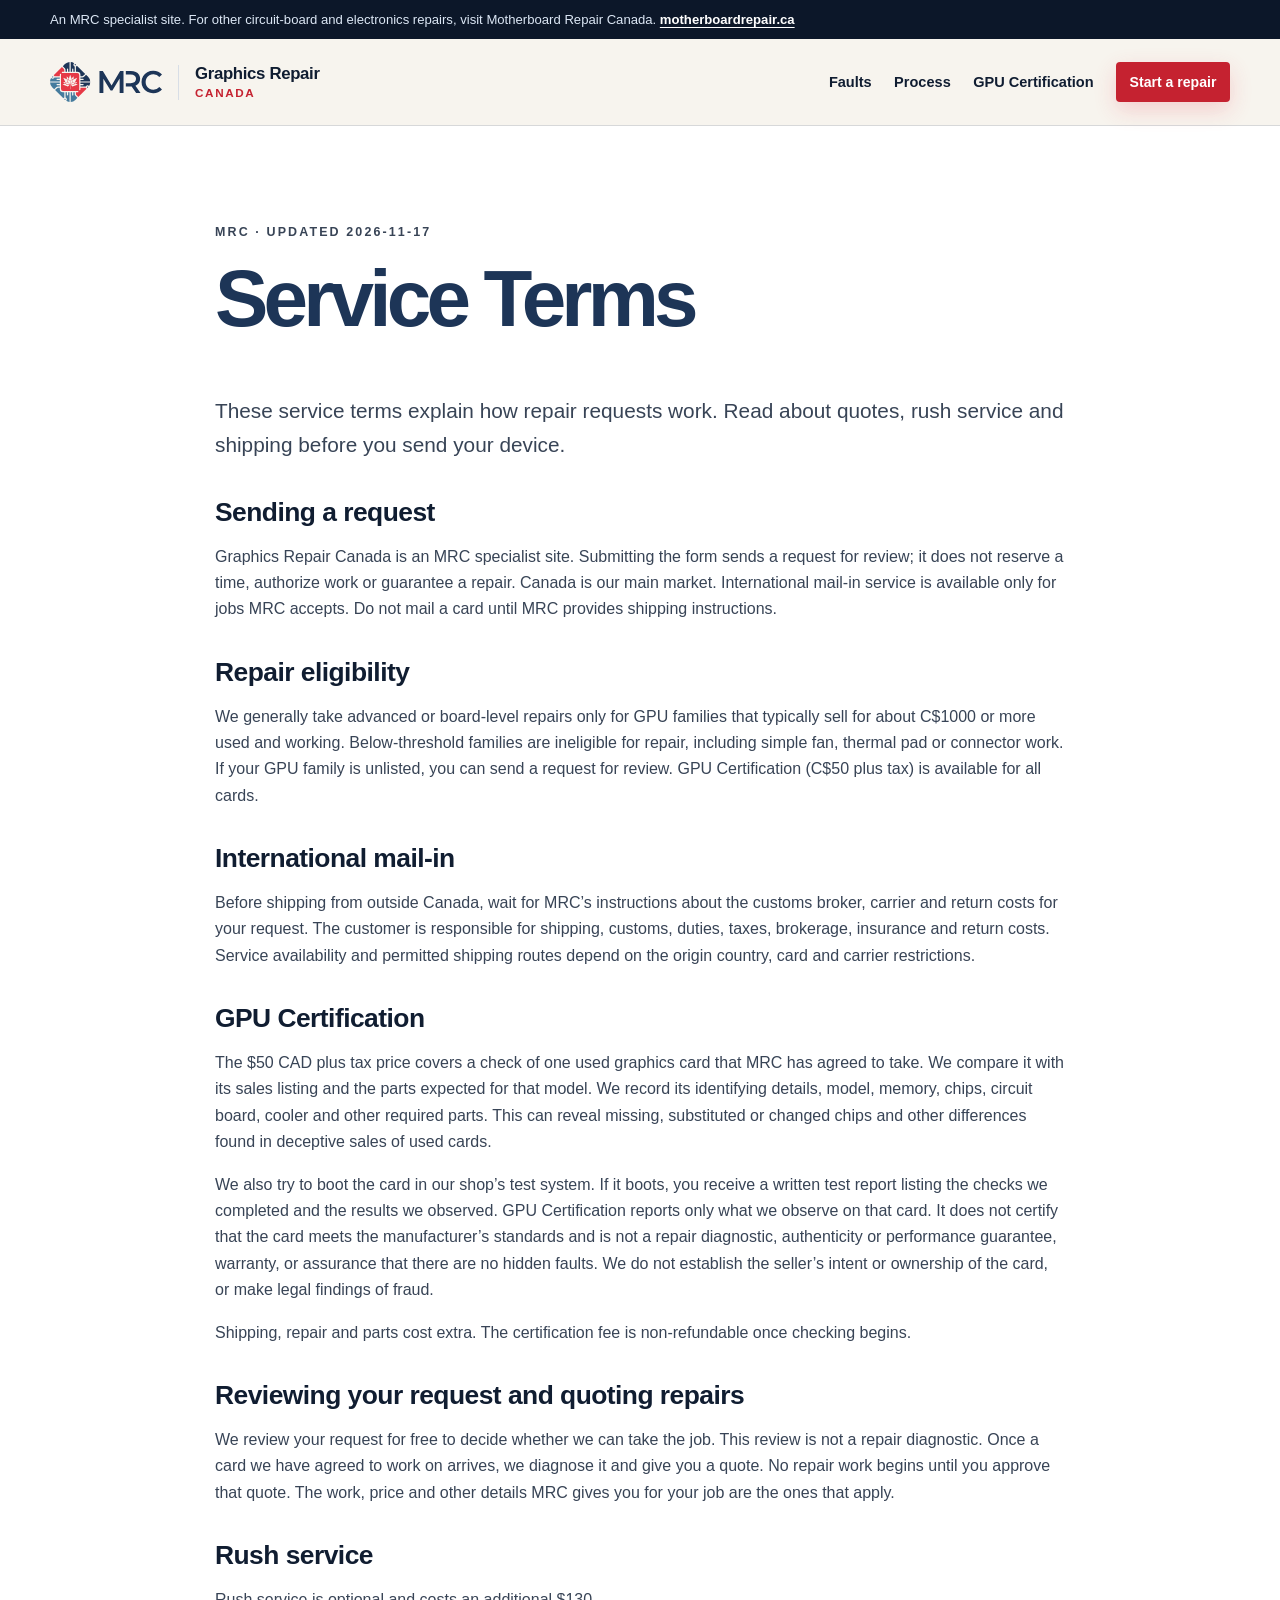
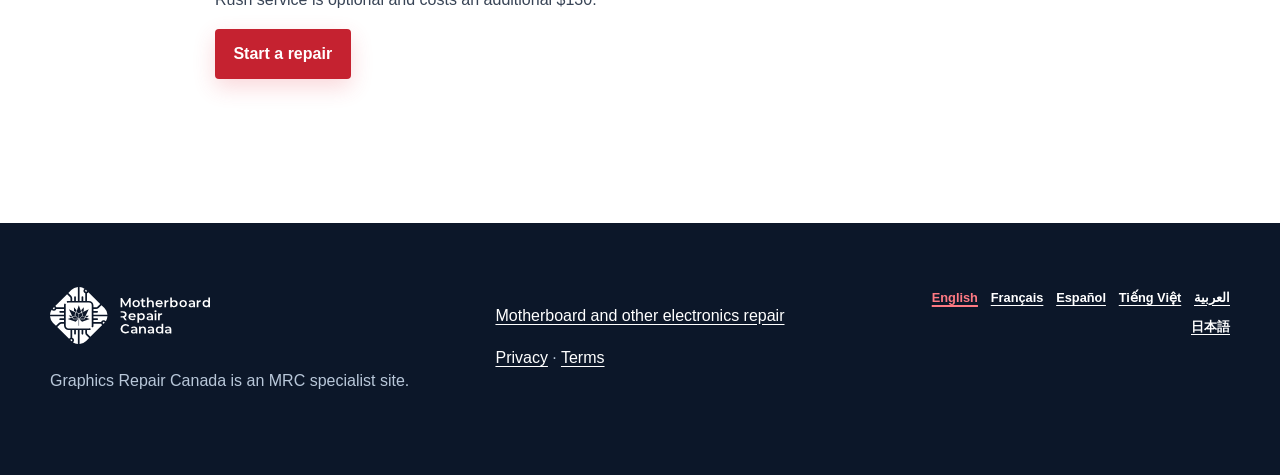
<file: terms/index.html>
<!DOCTYPE html><html lang="en-CA"><head><meta charset="utf-8"><meta name="viewport" content="width=device-width,initial-scale=1"><meta name="description" content="These service terms explain how repair requests work. Read about quotes, rush service and shipping before you send your device."><meta name="robots" content="index,follow"><meta name="referrer" content="strict-origin-when-cross-origin"><meta http-equiv="Content-Security-Policy" content="default-src 'self'; img-src 'self'; style-src 'self'; script-src 'self' 'wasm-unsafe-eval' https://notomo.colinknapp.com/n.js https://notomo.colinknapp.com/n-rrweb.js; connect-src https://notomo.colinknapp.com/collect https://notomo.colinknapp.com/replay https://notomo.colinknapp.com/n-config/graphicsrepair.ca https://notomo.colinknapp.com/n-config/graphicsrepair.com https://notomo.colinknapp.com/n-link/graphicsrepair.ca https://notomo.colinknapp.com/n-link/graphicsrepair.com; object-src 'none'; base-uri 'self'"><title>Service Terms | Graphics Repair Canada</title><link rel="canonical" href="https://graphicsrepair.ca/terms/"><meta property="og:type" content="website"><meta property="og:site_name" content="Graphics Repair Canada"><meta property="og:title" content="Service Terms | Graphics Repair Canada"><meta property="og:description" content="These service terms explain how repair requests work. Read about quotes, rush service and shipping before you send your device."><meta property="og:url" content="https://graphicsrepair.ca/terms/"><meta property="og:image" content="https://graphicsrepair.ca/assets/gpu-repair.webp"><meta name="twitter:card" content="summary_large_image"><meta name="twitter:title" content="Service Terms | Graphics Repair Canada"><meta name="twitter:description" content="These service terms explain how repair requests work. Read about quotes, rush service and shipping before you send your device."><meta name="twitter:image" content="https://graphicsrepair.ca/assets/gpu-repair.webp"><link rel="stylesheet" href="../assets/style.css"><link rel="icon" href="../assets/favicon.svg" type="image/svg+xml"><script type="application/ld+json">{"@context":"https://schema.org","@type":"WebPage","name":"Service Terms | Graphics Repair Canada","description":"These service terms explain how repair requests work. Read about quotes, rush service and shipping before you send your device.","url":"https://graphicsrepair.ca/terms/","primaryImageOfPage":"https://graphicsrepair.ca/assets/gpu-repair.webp"}</script><script async src="/assets/notomo-loader.js" data-tracker-src="https://notomo.colinknapp.com/n.js" data-tracker-integrity="sha384-2pTtsurqO/Z0ssY0NXuxa4nndtscVtnZenYFchX4OvKlCMS+qy6YRRLFtiC2+ISo"></script><script src="/contact-embed/loader.js?v=30ee873d4bed" defer></script>
  <script src="/assets/site.js?v=08a5240a2322" defer></script></head><body data-locale="en" data-default-country="CA">
    <a class="skip-link" href="#main">Skip to content</a>
    <div class="network-bar"><div class="shell">An MRC specialist site. For other circuit-board and electronics repairs, visit Motherboard Repair Canada. <a href="https://motherboardrepair.ca/" rel="noopener">motherboardrepair.ca</a></div></div>
    <header class="site-header">
      <div class="shell header-row">
        <a class="brand" href="/">
          <img src="../assets/mrc-logo.svg" width="182" height="66" alt="MRC">
          <span><strong>Graphics Repair</strong><small>Canada</small></span>
        </a>
        <button class="menu-button" type="button" aria-expanded="false" aria-controls="site-nav">Menu</button>
        <nav id="site-nav" aria-label="Primary navigation">
          <a href="/#faults">Faults</a>
          <a href="/#process">Process</a>
          <a href="/#gpu-certification">GPU Certification</a>
          <a class="button button-small" href="/#contact">Start a repair</a>
        </nav>
      </div>
    </header><main id="main"><section class="legal"><div class="shell legal-copy"><p class="eyebrow">MRC · Updated 2026-11-17</p><h1>Service Terms</h1><p class="lede">These service terms explain how repair requests work. Read about quotes, rush service and shipping before you send your device.</p>
        <h2>Sending a request</h2><p>Graphics Repair Canada is an MRC specialist site. Submitting the form sends a request for review; it does not reserve a time, authorize work or guarantee a repair. Canada is our main market. International mail-in service is available only for jobs MRC accepts. Do not mail a card until MRC provides shipping instructions.</p>
        <h2>Repair eligibility</h2><p>We generally take advanced or board-level repairs only for GPU families that typically sell for about C$1000 or more used and working. Below-threshold families are ineligible for repair, including simple fan, thermal pad or connector work. If your GPU family is unlisted, you can send a request for review. GPU Certification (C$50 plus tax) is available for all cards.</p>
        <h2>International mail-in</h2><p>Before shipping from outside Canada, wait for MRC’s instructions about the customs broker, carrier and return costs for your request. The customer is responsible for shipping, customs, duties, taxes, brokerage, insurance and return costs. Service availability and permitted shipping routes depend on the origin country, card and carrier restrictions.</p>
        <h2>GPU Certification</h2><p>The $50 CAD plus tax price covers a check of one used graphics card that MRC has agreed to take. We compare it with its sales listing and the parts expected for that model. We record its identifying details, model, memory, chips, circuit board, cooler and other required parts. This can reveal missing, substituted or changed chips and other differences found in deceptive sales of used cards.</p><p>We also try to boot the card in our shop’s test system. If it boots, you receive a written test report listing the checks we completed and the results we observed. GPU Certification reports only what we observe on that card. It does not certify that the card meets the manufacturer’s standards and is not a repair diagnostic, authenticity or performance guarantee, warranty, or assurance that there are no hidden faults. We do not establish the seller’s intent or ownership of the card, or make legal findings of fraud.</p><p>Shipping, repair and parts cost extra. The certification fee is non-refundable once checking begins.</p>
        <h2>Reviewing your request and quoting repairs</h2><p>We review your request for free to decide whether we can take the job. This review is not a repair diagnostic. Once a card we have agreed to work on arrives, we diagnose it and give you a quote. No repair work begins until you approve that quote. The work, price and other details MRC gives you for your job are the ones that apply.</p><h2>Rush service</h2><p>Rush service is optional and costs an additional $130.</p>
        <p><a class="button" href="/#contact">Start a repair</a></p></div></section></main>
    <footer class="site-footer">
      <div class="shell footer-grid">
        <div><img src="../assets/mrc-logo-white.svg" width="158" height="57" alt="MRC" loading="lazy" decoding="async"><p>Graphics Repair Canada is an MRC specialist site.</p></div>
        <div><p><a href="https://motherboardrepair.ca/" rel="noopener">Motherboard and other electronics repair</a></p><p><a href="/privacy/">Privacy</a> · <a href="/terms/">Terms</a></p></div>
        <nav class="languages" aria-label="Footer language selection"><a href="/" lang="en-CA" data-language="en" aria-current="page">English</a><a href="/fr/" lang="fr-CA" data-language="fr">Français</a><a href="/es/" lang="es-419" data-language="es">Español</a><a href="/vi/" lang="vi-VN" data-language="vi">Tiếng Việt</a><a href="/ar/" lang="ar" data-language="ar">العربية</a><a href="/ja/" lang="ja-JP" data-language="ja">日本語</a></nav>
      </div>
    </footer>
    <div class="repair-prompt" data-repair-prompt hidden>
      <a class="repair-prompt__open" href="/#contact" data-repair-open>Start a repair</a>
      <button class="repair-prompt__dismiss" type="button" data-repair-dismiss aria-label="Dismiss repair prompt">&times;</button>
    </div></body></html>
</file>
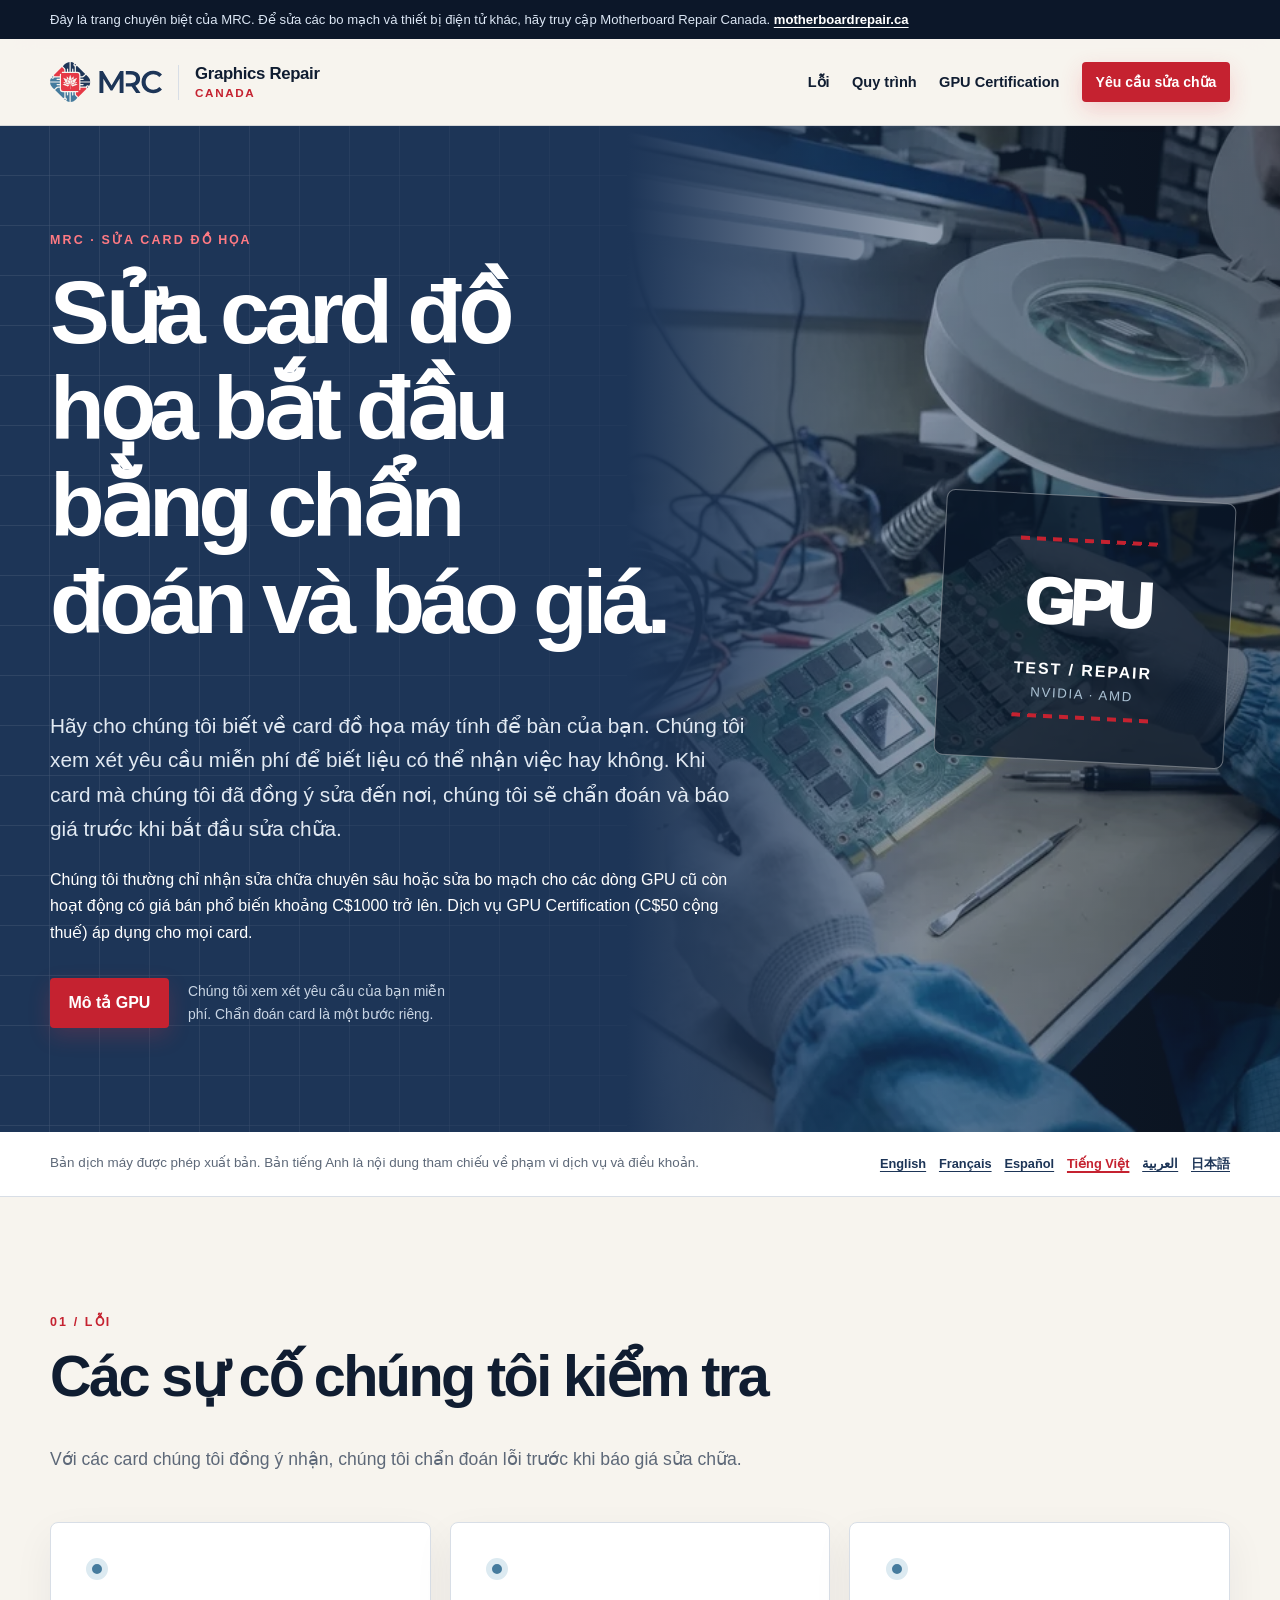
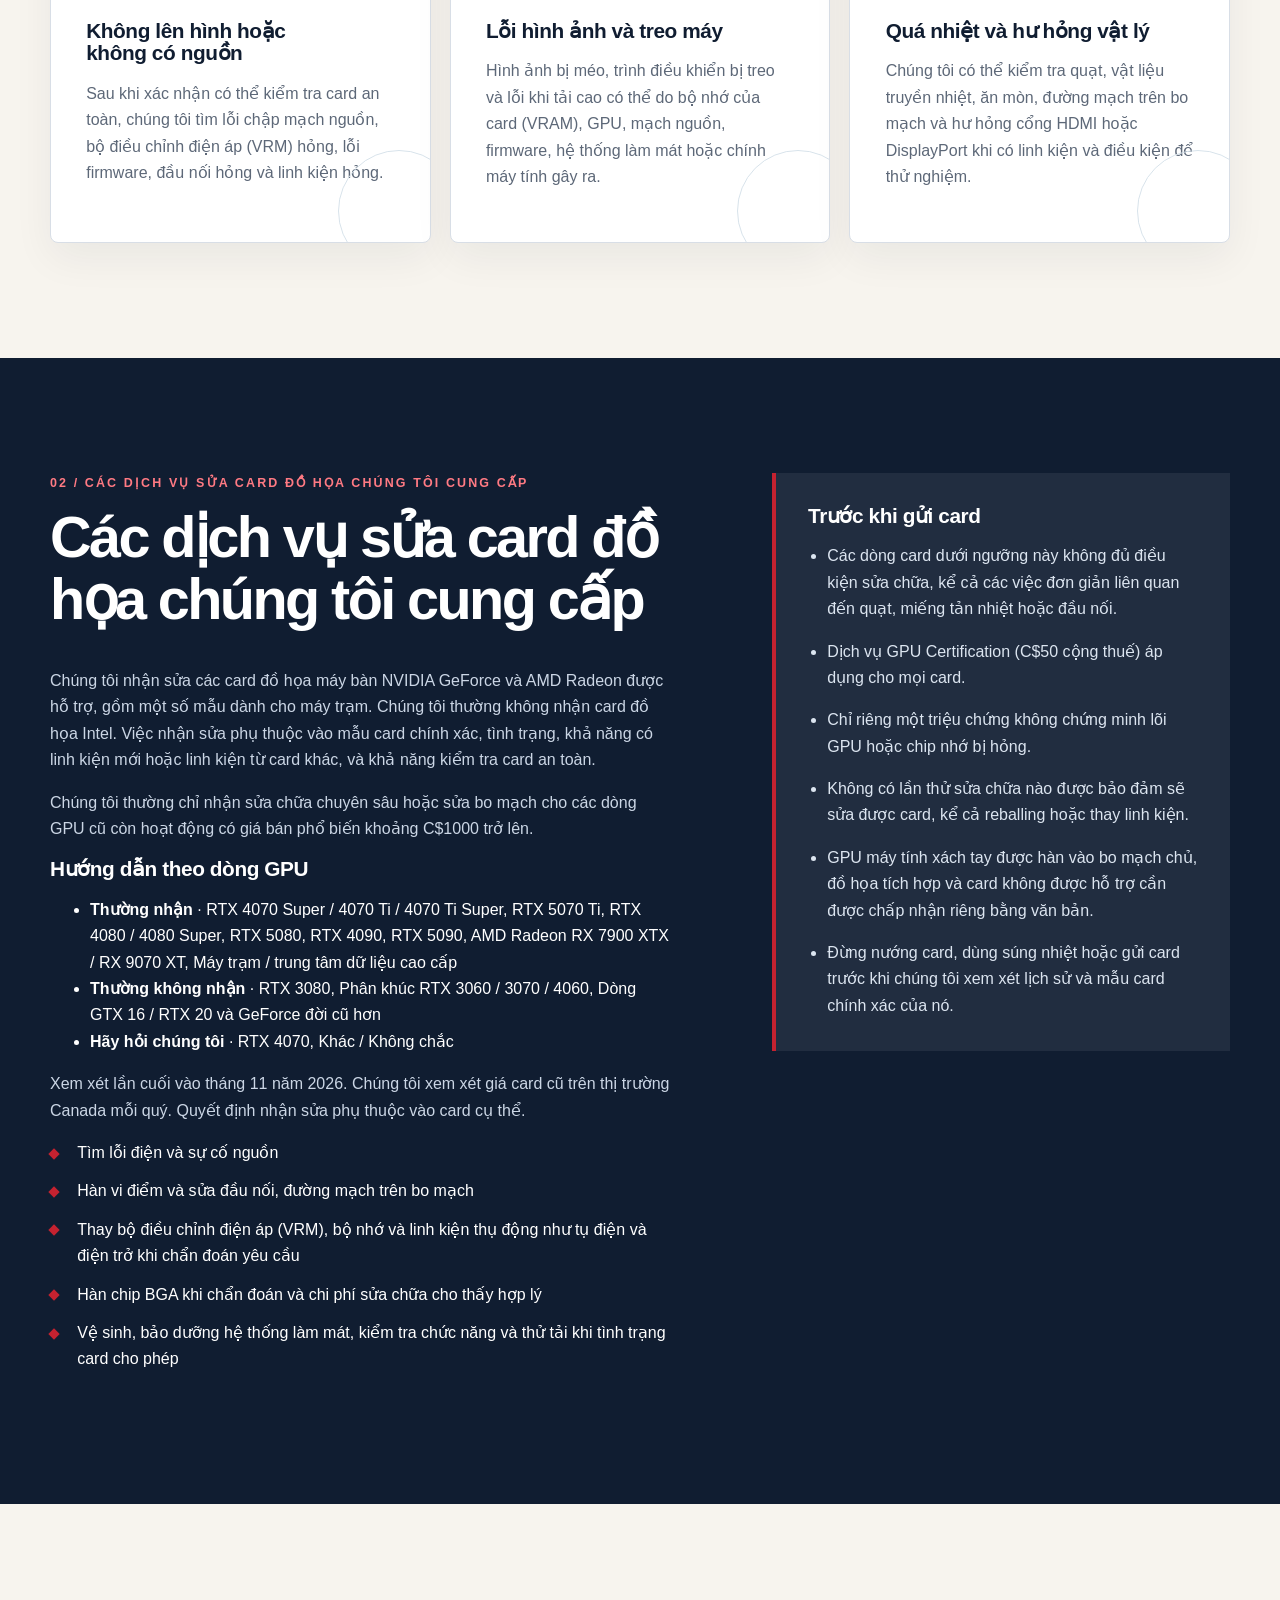
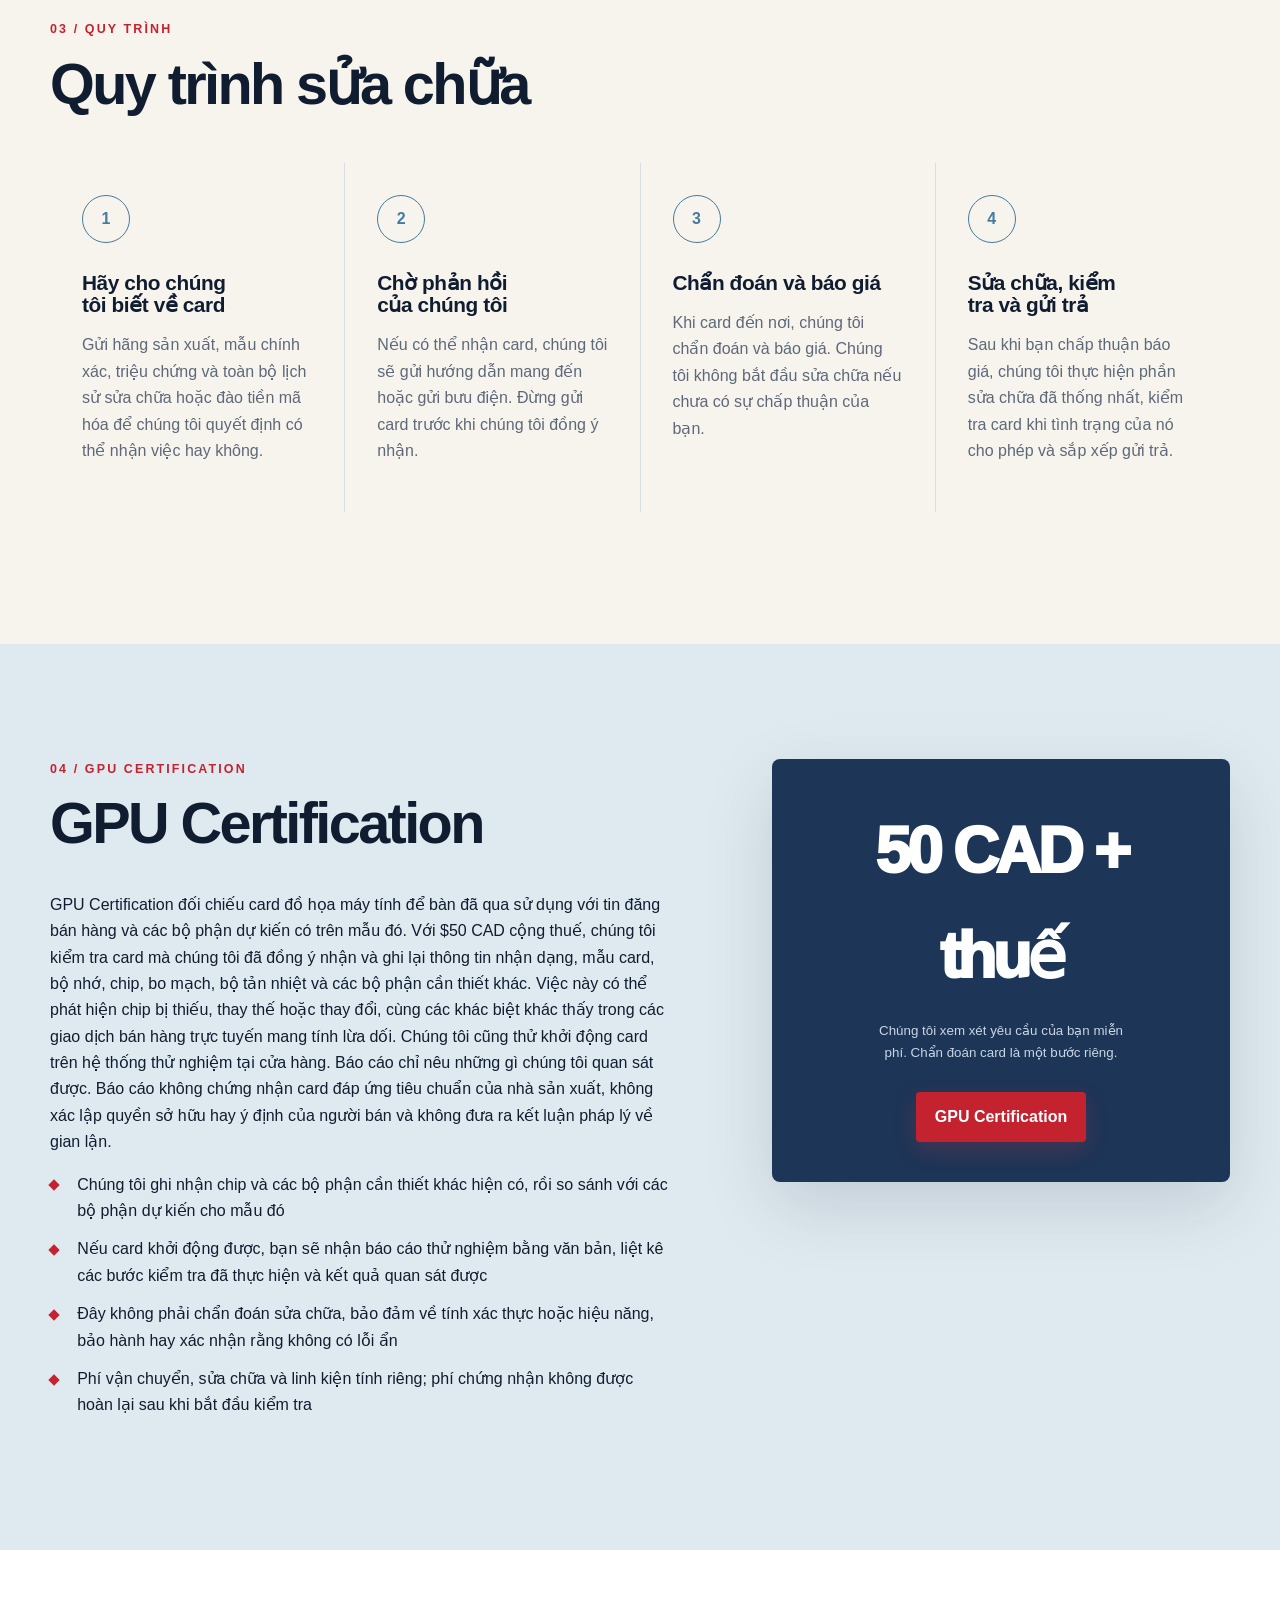
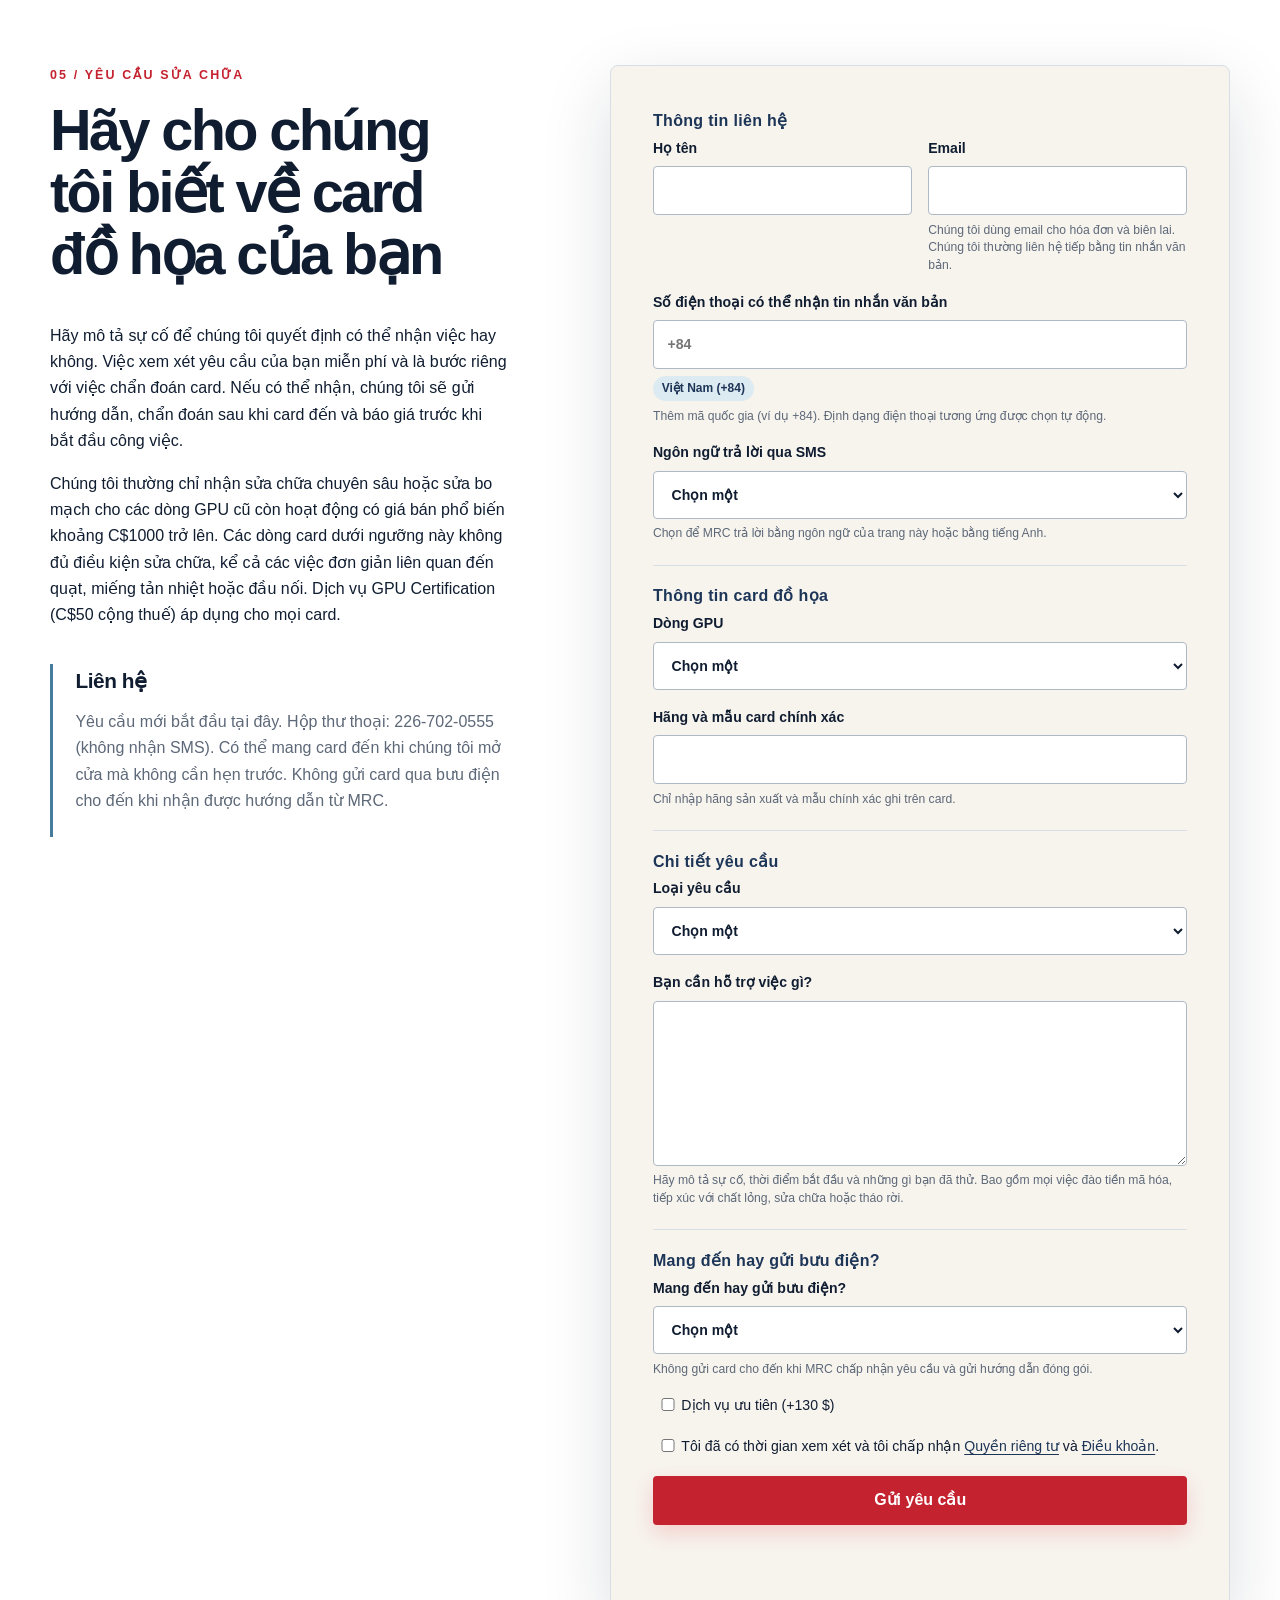
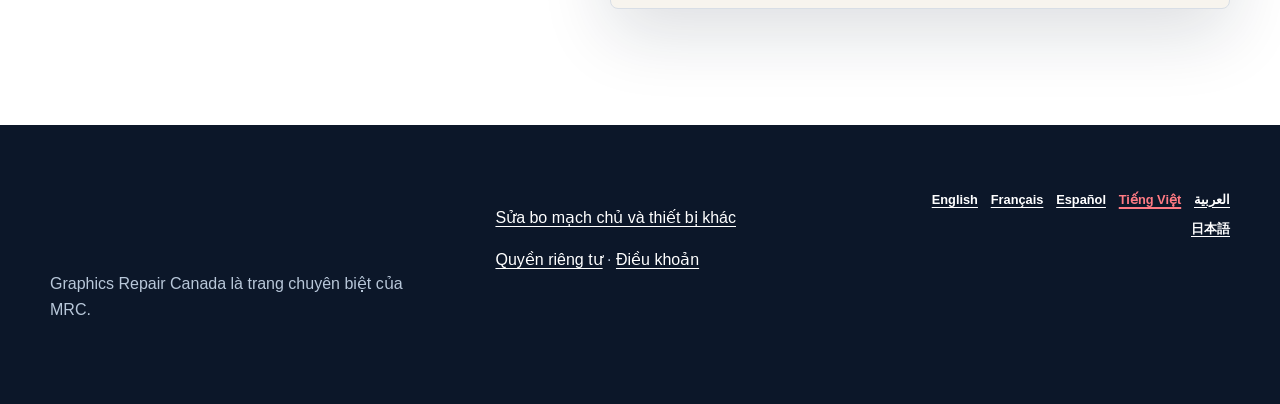
<file: vi/index.html>
<!DOCTYPE html>
<html lang="vi-VN" dir="ltr">
<head>
  <meta charset="utf-8">
  <meta name="viewport" content="width=device-width, initial-scale=1">
  <meta name="description" content="MRC sửa card đồ họa máy tính để bàn và kiểm tra GPU đã qua sử dụng. Canada là thị trường chính; chúng tôi xem xét từng yêu cầu gửi từ nước ngoài.">
  <meta name="robots" content="index,follow,max-image-preview:large">
  <meta name="referrer" content="strict-origin-when-cross-origin">
  <meta http-equiv="Content-Security-Policy" content="default-src 'self'; img-src 'self' data:; style-src 'self'; script-src 'self' 'wasm-unsafe-eval' https://notomo.colinknapp.com/n.js https://notomo.colinknapp.com/n-rrweb.js; connect-src 'self' https://forms.motherboardrepair.ca https://notomo.colinknapp.com/collect https://notomo.colinknapp.com/replay https://notomo.colinknapp.com/n-config/graphicsrepair.ca https://notomo.colinknapp.com/n-config/graphicsrepair.com https://notomo.colinknapp.com/n-link/graphicsrepair.ca https://notomo.colinknapp.com/n-link/graphicsrepair.com; object-src 'none'; base-uri 'self'; form-action 'none'; upgrade-insecure-requests">
  <title>Sửa card đồ họa và GPU tại Canada | MRC</title>
  <link rel="canonical" href="https://graphicsrepair.ca/vi/">
  <link rel="alternate" hreflang="en-CA" href="https://graphicsrepair.ca/">
<link rel="alternate" hreflang="fr-CA" href="https://graphicsrepair.ca/fr/">
<link rel="alternate" hreflang="es-419" href="https://graphicsrepair.ca/es/">
<link rel="alternate" hreflang="vi-VN" href="https://graphicsrepair.ca/vi/">
<link rel="alternate" hreflang="ar" href="https://graphicsrepair.ca/ar/">
<link rel="alternate" hreflang="ja-JP" href="https://graphicsrepair.ca/ja/">
<link rel="alternate" hreflang="x-default" href="https://graphicsrepair.ca/">
  <meta property="og:type" content="website"><meta property="og:site_name" content="Graphics Repair Canada"><meta property="og:title" content="Sửa card đồ họa và GPU tại Canada | MRC"><meta property="og:description" content="MRC sửa card đồ họa máy tính để bàn và kiểm tra GPU đã qua sử dụng. Canada là thị trường chính; chúng tôi xem xét từng yêu cầu gửi từ nước ngoài."><meta property="og:url" content="https://graphicsrepair.ca/vi/"><meta property="og:image" content="https://graphicsrepair.ca/assets/gpu-repair.webp">
  <meta name="twitter:card" content="summary_large_image">
  <link rel="stylesheet" href="../assets/style.css">
  <link rel="icon" href="../assets/favicon.svg" type="image/svg+xml">
  <script type="application/ld+json">{"@context":"https://schema.org","@graph":[{"@type":"Organization","@id":"https://graphicsrepair.ca/#organization","name":"Graphics Repair Canada","alternateName":"MRC","url":"https://graphicsrepair.ca/","telephone":"+1-226-702-0555","logo":"https://graphicsrepair.ca/assets/mrc-logo.svg","sameAs":["https://motherboardrepair.ca/"]},{"@type":"Service","@id":"https://graphicsrepair.ca/vi/#service","name":"Sửa card đồ họa và GPU tại Canada | MRC","description":"MRC sửa card đồ họa máy tính để bàn và kiểm tra GPU đã qua sử dụng. Canada là thị trường chính; chúng tôi xem xét từng yêu cầu gửi từ nước ngoài.","provider":{"@id":"https://graphicsrepair.ca/#organization"},"areaServed":{"@type":"Country","name":"Canada"},"serviceType":"Board-level graphics card and GPU repair","offers":{"@type":"Offer","name":"GPU Certification","price":"50","priceCurrency":"CAD"}}]}</script>
  <script async src="/assets/notomo-loader.js" data-tracker-src="https://notomo.colinknapp.com/n.js" data-tracker-integrity="sha384-2pTtsurqO/Z0ssY0NXuxa4nndtscVtnZenYFchX4OvKlCMS+qy6YRRLFtiC2+ISo"></script>
  <script src="/contact-embed/loader.js?v=30ee873d4bed" defer></script>
  <script src="/assets/site.js?v=08a5240a2322" defer></script>
</head>
<body data-locale="vi" data-default-country="VN">

    <a class="skip-link" href="#main">Đi đến nội dung</a>
    <div class="network-bar"><div class="shell">Đây là trang chuyên biệt của MRC. Để sửa các bo mạch và thiết bị điện tử khác, hãy truy cập Motherboard Repair Canada. <a href="https://motherboardrepair.ca/" rel="noopener">motherboardrepair.ca</a></div></div>
    <header class="site-header">
      <div class="shell header-row">
        <a class="brand" href="/vi/">
          <img src="../assets/mrc-logo.svg" width="182" height="66" alt="MRC">
          <span><strong>Graphics Repair</strong><small>Canada</small></span>
        </a>
        <button class="menu-button" type="button" aria-expanded="false" aria-controls="site-nav">Trình đơn</button>
        <nav id="site-nav" aria-label="Điều hướng chính">
          <a href="#faults">Lỗi</a>
          <a href="#process">Quy trình</a>
          <a href="#gpu-certification">GPU Certification</a>
          <a class="button button-small" href="#contact">Yêu cầu sửa chữa</a>
        </nav>
      </div>
    </header>
<main id="main">
  <section class="hero">
    <div class="hero-art" aria-hidden="true"><img src="../assets/gpu-repair-720.webp" srcset="../assets/gpu-repair-480.webp 480w, ../assets/gpu-repair-720.webp 720w" sizes="(max-width: 920px) 100vw, 51vw" width="720" height="720" alt="" fetchpriority="high" decoding="async"></div>
    <div class="shell hero-grid"><div class="hero-copy">
      <p class="eyebrow">MRC · Sửa card đồ họa</p><h1>Sửa card đồ họa bắt đầu bằng chẩn đoán và báo giá.</h1><p class="lede">Hãy cho chúng tôi biết về card đồ họa máy tính để bàn của bạn. Chúng tôi xem xét yêu cầu miễn phí để biết liệu có thể nhận việc hay không. Khi card mà chúng tôi đã đồng ý sửa đến nơi, chúng tôi sẽ chẩn đoán và báo giá trước khi bắt đầu sửa chữa.</p>
      <p>Chúng tôi thường chỉ nhận sửa chữa chuyên sâu hoặc sửa bo mạch cho các dòng GPU cũ còn hoạt động có giá bán phổ biến khoảng C$1000 trở lên. Dịch vụ GPU Certification (C$50 cộng thuế) áp dụng cho mọi card.</p>
      <div class="hero-actions"><a class="button" href="#contact">Mô tả GPU</a><span>Chúng tôi xem xét yêu cầu của bạn miễn phí. Chẩn đoán card là một bước riêng.</span></div>
    </div><div class="board-card" aria-hidden="true"><span>GPU</span><strong>TEST / REPAIR</strong><small>NVIDIA · AMD</small></div></div>
  </section>
  <div class="language-notice"><div class="shell"><span>Bản dịch máy được phép xuất bản. Bản tiếng Anh là nội dung tham chiếu về phạm vi dịch vụ và điều khoản.</span><nav class="languages" aria-label="Chọn ngôn ngữ"><a href="/" lang="en-CA" data-language="en">English</a><a href="/fr/" lang="fr-CA" data-language="fr">Français</a><a href="/es/" lang="es-419" data-language="es">Español</a><a href="/vi/" lang="vi-VN" data-language="vi" aria-current="page">Tiếng Việt</a><a href="/ar/" lang="ar" data-language="ar">العربية</a><a href="/ja/" lang="ja-JP" data-language="ja">日本語</a></nav></div></div>
  <section class="section" id="faults"><div class="shell"><div class="section-heading"><p class="eyebrow">01 / Lỗi</p><h2>Các sự cố chúng tôi kiểm tra</h2><p>Với các card chúng tôi đồng ý nhận, chúng tôi chẩn đoán lỗi trước khi báo giá sửa chữa.</p></div><div class="fault-grid"><article class="fault-card"><span class="trace-dot" aria-hidden="true"></span><h3>Không lên hình hoặc không có nguồn</h3><p>Sau khi xác nhận có thể kiểm tra card an toàn, chúng tôi tìm lỗi chập mạch nguồn, bộ điều chỉnh điện áp (VRM) hỏng, lỗi firmware, đầu nối hỏng và linh kiện hỏng.</p></article><article class="fault-card"><span class="trace-dot" aria-hidden="true"></span><h3>Lỗi hình ảnh và treo máy</h3><p>Hình ảnh bị méo, trình điều khiển bị treo và lỗi khi tải cao có thể do bộ nhớ của card (VRAM), GPU, mạch nguồn, firmware, hệ thống làm mát hoặc chính máy tính gây ra.</p></article><article class="fault-card"><span class="trace-dot" aria-hidden="true"></span><h3>Quá nhiệt và hư hỏng vật lý</h3><p>Chúng tôi có thể kiểm tra quạt, vật liệu truyền nhiệt, ăn mòn, đường mạch trên bo mạch và hư hỏng cổng HDMI hoặc DisplayPort khi có linh kiện và điều kiện để thử nghiệm.</p></article></div></div></section>
  <section class="section section-dark"><div class="shell split"><div><p class="eyebrow">02 / Các dịch vụ sửa card đồ họa chúng tôi cung cấp</p><h2>Các dịch vụ sửa card đồ họa chúng tôi cung cấp</h2><p>Chúng tôi nhận sửa các card đồ họa máy bàn NVIDIA GeForce và AMD Radeon được hỗ trợ, gồm một số mẫu dành cho máy trạm. Chúng tôi thường không nhận card đồ họa Intel. Việc nhận sửa phụ thuộc vào mẫu card chính xác, tình trạng, khả năng có linh kiện mới hoặc linh kiện từ card khác, và khả năng kiểm tra card an toàn.</p><p>Chúng tôi thường chỉ nhận sửa chữa chuyên sâu hoặc sửa bo mạch cho các dòng GPU cũ còn hoạt động có giá bán phổ biến khoảng C$1000 trở lên.</p><div id="gpu-family-guide"><h3>Hướng dẫn theo dòng GPU</h3><ul><li data-band="accept"><strong>Thường nhận</strong> · RTX 4070 Super / 4070 Ti / 4070 Ti Super, RTX 5070 Ti, RTX 4080 / 4080 Super, RTX 5080, RTX 4090, RTX 5090, AMD Radeon RX 7900 XTX / RX 9070 XT, Máy trạm / trung tâm dữ liệu cao cấp</li><li data-band="decline"><strong>Thường không nhận</strong> · RTX 3080, Phân khúc RTX 3060 / 3070 / 4060, Dòng GTX 16 / RTX 20 và GeForce đời cũ hơn</li><li data-band="review"><strong>Hãy hỏi chúng tôi</strong> · RTX 4070, Khác / Không chắc</li></ul><p>Xem xét lần cuối vào tháng 11 năm 2026. Chúng tôi xem xét giá card cũ trên thị trường Canada mỗi quý. Quyết định nhận sửa phụ thuộc vào card cụ thể.</p></div><ul class="check-list"><li>Tìm lỗi điện và sự cố nguồn</li><li>Hàn vi điểm và sửa đầu nối, đường mạch trên bo mạch</li><li>Thay bộ điều chỉnh điện áp (VRM), bộ nhớ và linh kiện thụ động như tụ điện và điện trở khi chẩn đoán yêu cầu</li><li>Hàn chip BGA khi chẩn đoán và chi phí sửa chữa cho thấy hợp lý</li><li>Vệ sinh, bảo dưỡng hệ thống làm mát, kiểm tra chức năng và thử tải khi tình trạng card cho phép</li></ul></div><div class="limit-card"><h3>Trước khi gửi card</h3><ul><li>Các dòng card dưới ngưỡng này không đủ điều kiện sửa chữa, kể cả các việc đơn giản liên quan đến quạt, miếng tản nhiệt hoặc đầu nối.</li><li>Dịch vụ GPU Certification (C$50 cộng thuế) áp dụng cho mọi card.</li><li>Chỉ riêng một triệu chứng không chứng minh lõi GPU hoặc chip nhớ bị hỏng.</li><li>Không có lần thử sửa chữa nào được bảo đảm sẽ sửa được card, kể cả reballing hoặc thay linh kiện.</li><li>GPU máy tính xách tay được hàn vào bo mạch chủ, đồ họa tích hợp và card không được hỗ trợ cần được chấp nhận riêng bằng văn bản.</li><li>Đừng nướng card, dùng súng nhiệt hoặc gửi card trước khi chúng tôi xem xét lịch sử và mẫu card chính xác của nó.</li></ul></div></div></section>
  <section class="section" id="process"><div class="shell"><div class="section-heading"><p class="eyebrow">03 / Quy trình</p><h2>Quy trình sửa chữa</h2></div><ol class="steps"><li><span>1</span><div><h3>Hãy cho chúng tôi biết về card</h3><p>Gửi hãng sản xuất, mẫu chính xác, triệu chứng và toàn bộ lịch sử sửa chữa hoặc đào tiền mã hóa để chúng tôi quyết định có thể nhận việc hay không.</p></div></li><li><span>2</span><div><h3>Chờ phản hồi của chúng tôi</h3><p>Nếu có thể nhận card, chúng tôi sẽ gửi hướng dẫn mang đến hoặc gửi bưu điện. Đừng gửi card trước khi chúng tôi đồng ý nhận.</p></div></li><li><span>3</span><div><h3>Chẩn đoán và báo giá</h3><p>Khi card đến nơi, chúng tôi chẩn đoán và báo giá. Chúng tôi không bắt đầu sửa chữa nếu chưa có sự chấp thuận của bạn.</p></div></li><li><span>4</span><div><h3>Sửa chữa, kiểm tra và gửi trả</h3><p>Sau khi bạn chấp thuận báo giá, chúng tôi thực hiện phần sửa chữa đã thống nhất, kiểm tra card khi tình trạng của nó cho phép và sắp xếp gửi trả.</p></div></li></ol></div></section>
  <section class="section verification" id="gpu-certification"><div class="shell split"><div><p class="eyebrow">04 / GPU Certification</p><h2>GPU Certification</h2><p>GPU Certification đối chiếu card đồ họa máy tính để bàn đã qua sử dụng với tin đăng bán hàng và các bộ phận dự kiến có trên mẫu đó. Với $50 CAD cộng thuế, chúng tôi kiểm tra card mà chúng tôi đã đồng ý nhận và ghi lại thông tin nhận dạng, mẫu card, bộ nhớ, chip, bo mạch, bộ tản nhiệt và các bộ phận cần thiết khác. Việc này có thể phát hiện chip bị thiếu, thay thế hoặc thay đổi, cùng các khác biệt khác thấy trong các giao dịch bán hàng trực tuyến mang tính lừa dối. Chúng tôi cũng thử khởi động card trên hệ thống thử nghiệm tại cửa hàng. Báo cáo chỉ nêu những gì chúng tôi quan sát được. Báo cáo không chứng nhận card đáp ứng tiêu chuẩn của nhà sản xuất, không xác lập quyền sở hữu hay ý định của người bán và không đưa ra kết luận pháp lý về gian lận.</p><ul class="check-list"><li>Chúng tôi ghi nhận chip và các bộ phận cần thiết khác hiện có, rồi so sánh với các bộ phận dự kiến cho mẫu đó</li><li>Nếu card khởi động được, bạn sẽ nhận báo cáo thử nghiệm bằng văn bản, liệt kê các bước kiểm tra đã thực hiện và kết quả quan sát được</li><li>Đây không phải chẩn đoán sửa chữa, bảo đảm về tính xác thực hoặc hiệu năng, bảo hành hay xác nhận rằng không có lỗi ẩn</li><li>Phí vận chuyển, sửa chữa và linh kiện tính riêng; phí chứng nhận không được hoàn lại sau khi bắt đầu kiểm tra</li></ul></div><div class="price-card"><span>50 CAD + thuế</span><small>Chúng tôi xem xét yêu cầu của bạn miễn phí. Chẩn đoán card là một bước riêng.</small><a class="button" href="#contact">GPU Certification</a></div></div></section>
  <section class="section contact-section" id="contact"><div class="shell contact-grid"><div><p class="eyebrow">05 / Yêu cầu sửa chữa</p><h2>Hãy cho chúng tôi biết về card đồ họa của bạn</h2><p>Hãy mô tả sự cố để chúng tôi quyết định có thể nhận việc hay không. Việc xem xét yêu cầu của bạn miễn phí và là bước riêng với việc chẩn đoán card. Nếu có thể nhận, chúng tôi sẽ gửi hướng dẫn, chẩn đoán sau khi card đến và báo giá trước khi bắt đầu công việc.</p><p>Chúng tôi thường chỉ nhận sửa chữa chuyên sâu hoặc sửa bo mạch cho các dòng GPU cũ còn hoạt động có giá bán phổ biến khoảng C$1000 trở lên. Các dòng card dưới ngưỡng này không đủ điều kiện sửa chữa, kể cả các việc đơn giản liên quan đến quạt, miếng tản nhiệt hoặc đầu nối. Dịch vụ GPU Certification (C$50 cộng thuế) áp dụng cho mọi card.</p><div class="reply-card"><h3>Liên hệ</h3><p>Yêu cầu mới bắt đầu tại đây. Hộp thư thoại: 226-702-0555 (không nhận SMS). Có thể mang card đến khi chúng tôi mở cửa mà không cần hẹn trước. Không gửi card qua bưu điện cho đến khi nhận được hướng dẫn từ MRC.</p></div></div>
    <form id="repair-form" class="repair-form" novalidate data-sending="Đang gửi…" data-success="Đã gửi yêu cầu." data-error="Không thể gửi. Vui lòng kiểm tra và thử lại.">
      <input type="hidden" name="form_id" value="graphics_card_repair_quote"><input type="hidden" name="start_time" value="">
      <fieldset><legend>Thông tin liên hệ</legend>
        <div class="form-row"><label>Họ tên<input name="name" type="text" autocomplete="name" maxlength="100" required></label><label>Email<input name="email" type="email" autocomplete="email" maxlength="254" aria-describedby="email-hint" required><small id="email-hint" class="form-hint">Chúng tôi dùng email cho hóa đơn và biên lai. Chúng tôi thường liên hệ tiếp bằng tin nhắn văn bản.</small></label></div>
        <label>Số điện thoại có thể nhận tin nhắn văn bản<input name="phone" id="phone" type="tel" autocomplete="tel" inputmode="tel" maxlength="30" aria-describedby="phone-validation-profile phone-hint" data-error="Hãy nhập số hợp lệ có thể nhận tin nhắn văn bản và khớp với định dạng điện thoại đang hiển thị." required><span id="phone-validation-profile" class="phone-detection" data-international-label="Số quốc tế" aria-live="polite"></span><small id="phone-hint" class="form-hint">Thêm mã quốc gia (ví dụ +84). Định dạng điện thoại tương ứng được chọn tự động.</small></label>
        <label>Ngôn ngữ trả lời qua SMS<select name="english_support_preference" required aria-describedby="reply-language-hint"><option value="">Chọn một</option><option value="no">Trả lời bằng tiếng Việt</option><option value="yes">Trả lời bằng tiếng Anh</option></select><small id="reply-language-hint" class="form-hint">Chọn để MRC trả lời bằng ngôn ngữ của trang này hoặc bằng tiếng Anh.</small></label>
      </fieldset>
      <fieldset><legend>Thông tin card đồ họa</legend>
        <label>Dòng GPU<select name="gpu_family" required><option value="">Chọn một</option><option value="rtx-4070-super" data-band="accept">RTX 4070 Super / 4070 Ti / 4070 Ti Super</option><option value="rtx-5070-ti" data-band="accept">RTX 5070 Ti</option><option value="rtx-4080" data-band="accept">RTX 4080 / 4080 Super</option><option value="rtx-5080" data-band="accept">RTX 5080</option><option value="rtx-4090" data-band="accept">RTX 4090</option><option value="rtx-5090" data-band="accept">RTX 5090</option><option value="radeon-high-end" data-band="accept">AMD Radeon RX 7900 XTX / RX 9070 XT</option><option value="workstation-datacenter" data-band="accept">Máy trạm / trung tâm dữ liệu cao cấp</option><option value="rtx-3080" data-band="decline">RTX 3080</option><option value="rtx-3060-3070-4060" data-band="decline">Phân khúc RTX 3060 / 3070 / 4060</option><option value="legacy-geforce" data-band="decline">Dòng GTX 16 / RTX 20 và GeForce đời cũ hơn</option><option value="rtx-4070" data-band="review">RTX 4070</option><option value="other" data-band="review">Khác / Không chắc</option></select></label>
        <label>Hãng và mẫu card chính xác<input name="model" type="text" maxlength="160" required aria-describedby="model-hint"><small id="model-hint" class="form-hint">Chỉ nhập hãng sản xuất và mẫu chính xác ghi trên card.</small></label>
      </fieldset>
      <fieldset><legend>Chi tiết yêu cầu</legend>
        <label>Loại yêu cầu<select name="request_type" required><option value="">Chọn một</option><option value="repair">Yêu cầu sửa chữa</option><option value="verification">GPU Certification (50 CAD + thuế)</option></select></label>
        <p id="repair-decline" role="status" tabindex="-1" hidden>Giá card cũ phổ biến của dòng này thấp hơn ngưỡng C$1000 áp dụng cho sửa chữa chuyên sâu. Bạn vẫn có thể yêu cầu GPU Certification. Nếu muốn sửa, bạn có thể để lại lời nhắn thoại để hỏi về các lựa chọn khác hoặc thử một cửa hàng khác.</p>
        <label>Bạn cần hỗ trợ việc gì?<textarea name="message" rows="6" minlength="20" maxlength="900" required aria-describedby="request-hint"></textarea><small id="request-hint" class="form-hint">Hãy mô tả sự cố, thời điểm bắt đầu và những gì bạn đã thử. Bao gồm mọi việc đào tiền mã hóa, tiếp xúc với chất lỏng, sửa chữa hoặc tháo rời.</small></label>
      </fieldset>
      <fieldset><legend>Mang đến hay gửi bưu điện?</legend>
        <label>Mang đến hay gửi bưu điện?<select name="service_type" id="service_type" required aria-describedby="intake-hint"><option value="">Chọn một</option><option value="In-Person">Mang đến trong giờ mở cửa (không cần hẹn)</option><option value="Mail-In">Gửi bưu điện sau khi MRC cung cấp hướng dẫn</option></select><small id="intake-hint" class="form-hint">Không gửi card cho đến khi MRC chấp nhận yêu cầu và gửi hướng dẫn đóng gói.</small></label>
        <label class="consent"><input name="rush_service" type="checkbox" value="yes"><span>Dịch vụ ưu tiên (+130 $)</span></label>
        <div id="mailing-fields" class="conditional-fields" hidden>
          <label>Quốc gia nơi card đang ở và sẽ được gửi trả<select name="return_country" id="return_country" autocomplete="country-name" aria-describedby="country-hint" disabled><option value="">Chọn quốc gia</option><option value="CA">Canada</option><option value="FR">Pháp</option><option value="ES">Tây Ban Nha</option><option value="MX">Mexico</option><option value="CO">Colombia</option><option value="VN">Việt Nam</option><option value="JP">Nhật Bản</option><option value="SA">Ả Rập Xê Út</option><option value="EG">Ai Cập</option><option value="MA">Maroc</option><option value="OTHER">Quốc gia khác</option></select><small id="country-hint" class="form-hint">Chúng tôi dùng thông tin này để kiểm tra các nhà môi giới hải quan và dịch vụ vận chuyển hiện có.</small></label>
          <label>Tỉnh, tiểu bang hoặc khu vực<input name="province" type="text" maxlength="100" autocomplete="address-level1" disabled></label>
          <label>Địa chỉ gửi trả<textarea name="mailing_address" rows="3" maxlength="300" autocomplete="street-address" aria-describedby="address-hint" disabled></textarea><small id="address-hint" class="form-hint">Bắt buộc với yêu cầu gửi bưu điện và chỉ dùng để sắp xếp gửi trả tại Canada hoặc quốc tế.</small></label>
          <label>Số căn hộ hoặc phòng (không bắt buộc)<input name="unit_number" type="text" maxlength="30" autocomplete="address-line2" disabled></label>
          <div id="international-mailing-fields" class="conditional-fields conditional-fields-nested" role="group" aria-labelledby="international-title" hidden>
            <div><strong id="international-title">Thông tin gửi bưu điện quốc tế</strong><p class="form-hint">Thông tin này giúp chúng tôi kiểm tra các lựa chọn về hải quan và vận chuyển. Đừng gửi card lúc này.</p></div>
            <label class="consent"><input name="ownership_confirmed" type="checkbox" value="confirmed" disabled><span>Tôi sở hữu card này hoặc được chủ sở hữu ủy quyền gửi card để sửa.</span></label>
            <label class="consent"><input name="international_shipping_ack" type="checkbox" value="accepted" disabled><span>Tôi sẽ chờ cho đến khi MRC đồng ý nhận card của tôi và gửi hướng dẫn về nhà môi giới hải quan, hãng vận chuyển và chi phí gửi trả cho yêu cầu của tôi. Tôi chịu trách nhiệm về vận chuyển, hải quan, thuế nhập khẩu, thuế, phí môi giới, bảo hiểm và chi phí gửi trả.</span></label>
          </div>
        </div>
      </fieldset>
      <div class="auxiliary-field" inert><label>Website<input name="website" type="text" tabindex="-1" autocomplete="off"></label></div>
      <label class="consent"><input name="accept_terms" type="checkbox" required><span>Tôi đã có thời gian xem xét và tôi chấp nhận <a href="/privacy/" target="_blank" rel="noopener">Quyền riêng tư</a> và <a href="/terms/" target="_blank" rel="noopener">Điều khoản</a>.</span></label>
      <button class="button" type="submit">Gửi yêu cầu</button><p id="form-status" class="form-status" role="status" aria-live="polite"></p>
    </form>
  </div></section>
</main>

    <footer class="site-footer">
      <div class="shell footer-grid">
        <div><img src="../assets/mrc-logo-white.svg" width="158" height="57" alt="MRC" loading="lazy" decoding="async"><p>Graphics Repair Canada là trang chuyên biệt của MRC.</p></div>
        <div><p><a href="https://motherboardrepair.ca/" rel="noopener">Sửa bo mạch chủ và thiết bị khác</a></p><p><a href="/privacy/">Quyền riêng tư</a> · <a href="/terms/">Điều khoản</a></p></div>
        <nav class="languages" aria-label="Ngôn ngữ ở chân trang"><a href="/" lang="en-CA" data-language="en">English</a><a href="/fr/" lang="fr-CA" data-language="fr">Français</a><a href="/es/" lang="es-419" data-language="es">Español</a><a href="/vi/" lang="vi-VN" data-language="vi" aria-current="page">Tiếng Việt</a><a href="/ar/" lang="ar" data-language="ar">العربية</a><a href="/ja/" lang="ja-JP" data-language="ja">日本語</a></nav>
      </div>
    </footer>
    <div class="repair-prompt" data-repair-prompt hidden>
      <a class="repair-prompt__open" href="/vi/#contact" data-repair-open>Yêu cầu sửa chữa</a>
      <button class="repair-prompt__dismiss" type="button" data-repair-dismiss aria-label="Đóng lời mời sửa chữa">&times;</button>
    </div>
</body></html>
</file>
<file: assets/style.css>
:root {
  --ink: #101d31;
  --navy: #1d3557;
  --blue: #457b9d;
  --red: #c52230;
  --red-on-dark: #ff7a83;
  --paper: #f7f4ee;
  --white: #fff;
  --muted: #5d6878;
  --line: #d8dee6;
  --shadow: 0 24px 70px rgba(16, 29, 49, .14);
  color-scheme: light;
  font-family: Inter, ui-sans-serif, -apple-system, BlinkMacSystemFont, "Segoe UI", sans-serif;
  font-size: 16px;
}

* { box-sizing: border-box; }
html { scroll-behavior: smooth; }
body { margin: 0; color: var(--ink); background: var(--paper); line-height: 1.65; }
img { max-width: 100%; height: auto; }
a { color: var(--navy); text-underline-offset: .2em; }
a:hover { color: var(--red); }
button, input, select, textarea { font: inherit; }
.shell { width: min(1180px, calc(100% - 40px)); margin-inline: auto; }
.skip-link { position: fixed; inset-inline-start: 1rem; top: -5rem; z-index: 100; padding: .7rem 1rem; color: white; background: var(--red); }
.skip-link:focus { top: 1rem; }

.network-bar { color: #dce7f5; background: #0c1729; font-size: .82rem; }
.network-bar .shell { padding-block: .55rem; }
.network-bar a { color: white; font-weight: 700; }
.site-header { position: sticky; top: 0; z-index: 50; background: rgba(247, 244, 238, .94); border-bottom: 1px solid rgba(29, 53, 87, .15); backdrop-filter: blur(16px); }
#faults, #process, #gpu-certification, #contact { scroll-margin-block-start: 7rem; }
.header-row { min-height: 86px; display: flex; align-items: center; justify-content: space-between; gap: 1.5rem; }
.brand { display: flex; align-items: center; gap: 1rem; color: var(--ink); text-decoration: none; }
.brand img { width: 112px; }
.brand span { display: grid; border-inline-start: 1px solid var(--line); padding-inline-start: 1rem; line-height: 1.05; }
.brand strong { font-size: 1.05rem; letter-spacing: -.02em; }
.brand small { margin-top: .3rem; color: var(--red); font-size: .73rem; font-weight: 800; letter-spacing: .14em; text-transform: uppercase; }
#site-nav { display: flex; align-items: center; gap: 1.4rem; }
#site-nav > a:not(.button) { color: var(--ink); font-size: .91rem; font-weight: 750; text-decoration: none; }
.menu-button { display: none; }
.button { display: inline-flex; min-height: 48px; align-items: center; justify-content: center; border: 0; border-radius: 4px; padding: .72rem 1.15rem; color: white; background: var(--red); box-shadow: 0 8px 22px rgba(230, 57, 70, .2); font-weight: 850; text-decoration: none; cursor: pointer; }
.button:hover { color: white; background: #a91b28; }
.button-small { min-height: 40px; padding: .5rem .85rem; font-size: .88rem; }

.hero { position: relative; overflow: hidden; color: white; background: var(--navy); }
.hero::before { content: ""; position: absolute; inset: 0; opacity: .16; background-image: linear-gradient(90deg, transparent 49px, #fff 50px), linear-gradient(transparent 49px, #fff 50px); background-size: 50px 50px; mask-image: linear-gradient(90deg, black, transparent 66%); }
.hero-art { position: absolute; inset: 0 0 0 49%; }
.hero-art::after { content: ""; position: absolute; inset: 0; background: linear-gradient(90deg, var(--navy), rgba(29,53,87,.48) 45%, rgba(16,29,49,.62)); }
.hero-art img { width: 100%; height: 100%; object-fit: cover; filter: saturate(.72) contrast(1.08); }
.hero-grid { position: relative; min-height: 630px; display: grid; grid-template-columns: minmax(0, 1.3fr) minmax(260px, .7fr); align-items: center; gap: 6rem; padding-block: 6.5rem; }
.hero-copy { max-width: 720px; }
.eyebrow { margin: 0 0 .8rem; color: var(--red); font-size: .78rem; font-weight: 900; letter-spacing: .17em; text-transform: uppercase; }
h1, h2, h3 { margin: 0 0 .65em; line-height: 1.08; text-wrap: balance; }
h1 { max-width: 870px; font-size: clamp(3rem, 7vw, 6.25rem); letter-spacing: -.06em; }
h2 { font-size: clamp(2.2rem, 4.5vw, 4.4rem); letter-spacing: -.045em; }
h3 { font-size: 1.3rem; letter-spacing: -.02em; }
.lede { font-size: clamp(1.05rem, 1.7vw, 1.3rem); }
.hero .lede { max-width: 700px; color: #e1e9f2; }
.hero .eyebrow, .section-dark .eyebrow { color: var(--red-on-dark); }
.hero-actions { display: flex; align-items: center; gap: 1.2rem; margin-top: 2rem; }
.hero-actions span { max-width: 280px; color: #c9d5e4; font-size: .87rem; }
.board-card { justify-self: end; width: min(100%, 290px); min-height: 215px; display: grid; place-content: center; transform: rotate(3deg); border: 1px solid rgba(255,255,255,.36); border-radius: 9px; padding: 2rem; background: rgba(10, 23, 41, .74); box-shadow: var(--shadow); text-align: center; }
.board-card::before, .board-card::after { content: ""; display: block; height: 4px; margin-block: .6rem; background: repeating-linear-gradient(90deg, var(--red) 0 9px, transparent 9px 16px); }
.board-card span { font-size: 4rem; font-weight: 950; letter-spacing: -.08em; }
.board-card strong, .board-card small { display: block; letter-spacing: .12em; }
.board-card small { color: #abc2d4; }

.language-notice { border-bottom: 1px solid var(--line); background: white; }
.language-notice .shell { min-height: 64px; display: flex; align-items: center; justify-content: space-between; gap: 1rem; padding-block: .7rem; }
.language-notice span { color: var(--muted); font-size: .84rem; }
.languages { display: flex; flex-wrap: wrap; gap: .5rem .8rem; }
.languages a { font-size: .8rem; font-weight: 750; }
.languages a[aria-current="page"] { color: var(--red); text-decoration-thickness: 2px; }

.section { padding-block: clamp(5rem, 9vw, 8.5rem); }
.section-heading { max-width: 760px; margin-bottom: 3rem; }
.section-heading > p:last-child { color: var(--muted); font-size: 1.1rem; }
.fault-grid { display: grid; grid-template-columns: repeat(3, 1fr); gap: 1.2rem; }
.fault-card { position: relative; min-height: 270px; overflow: hidden; border: 1px solid var(--line); border-radius: 8px; padding: 2.2rem; background: white; box-shadow: 0 15px 40px rgba(16,29,49,.06); }
.fault-card::after { content: ""; position: absolute; inset-inline-end: -30px; bottom: -30px; width: 120px; height: 120px; border: 1px solid #d8e3eb; border-radius: 50%; }
.trace-dot { display: block; width: 22px; height: 22px; margin-bottom: 2.5rem; border: 6px solid #dceaf1; border-radius: 50%; background: var(--blue); }
.fault-card p { color: var(--muted); }
.section-dark { color: white; background: #101d31; }
.section-dark p { color: #cbd6e5; }
.split { display: grid; grid-template-columns: minmax(0, 1.15fr) minmax(320px, .85fr); align-items: start; gap: clamp(3rem, 8vw, 8rem); }
.check-list { padding: 0; list-style: none; }
.check-list li { position: relative; margin-block: .75rem; padding-inline-start: 1.7rem; }
.check-list li::before { content: ""; position: absolute; inset-inline-start: 0; top: .6em; width: 8px; height: 8px; transform: rotate(45deg); background: var(--red); }
.limit-card { border-inline-start: 4px solid var(--red); padding: 2rem 2rem 1rem; background: rgba(255,255,255,.07); }
.limit-card ul { padding-inline-start: 1.2rem; }
.limit-card li { margin-bottom: 1rem; color: #dce5f0; }
.steps { display: grid; grid-template-columns: repeat(4, 1fr); gap: 1px; padding: 0; background: var(--line); list-style: none; }
.steps li { min-height: 290px; display: flex; flex-direction: column; gap: 1.8rem; padding: 2rem; background: var(--paper); }
.steps li > span { width: 48px; height: 48px; display: grid; place-items: center; border: 1px solid var(--blue); border-radius: 50%; color: var(--blue); font-weight: 900; }
.steps p { color: var(--muted); }
.verification { background: #dfeaf0; }
.price-card { min-height: 330px; display: flex; flex-direction: column; align-items: center; justify-content: center; border-radius: 8px; padding: 2.5rem; color: white; background: var(--navy); box-shadow: var(--shadow); text-align: center; }
.price-card > span { font-size: clamp(2.2rem, 5vw, 4rem); font-weight: 950; letter-spacing: -.06em; }
.price-card small { max-width: 260px; margin: .6rem 0 1.8rem; color: #c8d6e5; }
.contact-section { background: white; }
.contact-grid { display: grid; grid-template-columns: minmax(0, .85fr) minmax(420px, 1.15fr); gap: clamp(3rem, 8vw, 7rem); align-items: start; }
.reply-card { margin-top: 2.2rem; border-inline-start: 3px solid var(--blue); padding: .4rem 0 .4rem 1.4rem; }
.reply-card p { color: var(--muted); }
.repair-form { display: grid; gap: 1.1rem; border: 1px solid var(--line); border-radius: 8px; padding: clamp(1.4rem, 4vw, 2.6rem); background: var(--paper); box-shadow: var(--shadow); }
.repair-form fieldset { display: grid; gap: 1rem; min-width: 0; margin: 0; padding: 0 0 1.35rem; border: 0; border-bottom: 1px solid var(--line); }
.repair-form fieldset:last-of-type { padding-bottom: 0; border-bottom: 0; }
.repair-form legend { width: 100%; margin: 0 0 .15rem; padding: 0; color: var(--navy); font-size: 1rem; font-weight: 900; letter-spacing: .02em; }
.form-row { display: grid; grid-template-columns: 1fr 1fr; align-items: start; gap: 1rem; }
.repair-form label { display: grid; align-content: start; gap: .4rem; font-size: .88rem; font-weight: 800; }
.repair-form input, .repair-form select, .repair-form textarea { width: 100%; border: 1px solid #aeb9c6; border-radius: 4px; padding: .75rem .85rem; color: var(--ink); background: white; }
.repair-form input:not([type="checkbox"]), .repair-form select { min-height: 48px; }
.repair-form textarea { resize: vertical; }
.repair-form input:focus, .repair-form select:focus, .repair-form textarea:focus { outline: 3px solid rgba(69, 123, 157, .24); border-color: var(--blue); }
.repair-form [aria-invalid="true"] { border-color: var(--red); }
.form-hint { color: var(--muted); font-size: .76rem; font-weight: 500; line-height: 1.45; }
.phone-detection { width: fit-content; border-radius: 999px; padding: .18rem .55rem; color: var(--navy); background: #dceaf1; font-size: .75rem; font-weight: 800; }
.conditional-fields { display: grid; gap: 1rem; padding: 1rem; border-inline-start: 3px solid var(--blue); background: rgba(69, 123, 157, .07); }
.conditional-fields[hidden] { display: none; }
.conditional-fields-nested { border: 1px solid var(--line); border-inline-start: 3px solid var(--red); border-radius: 4px; background: white; }
.conditional-fields-nested p { margin: .25rem 0 0; }
.consent { grid-template-columns: 22px 1fr !important; align-items: start; font-weight: 500 !important; }
.consent input { margin-top: .25rem; }
.auxiliary-field { position: absolute !important; inset-inline-start: -10000px; width: 1px; height: 1px; overflow: hidden; }
.form-status { min-height: 1.5rem; margin: 0; font-weight: 800; }
.form-status.success { color: #167044; }
.form-status.error { color: #b11725; }
#repair-decline { margin: 0; color: #b11725; }

.legal { padding-block: 6rem 8rem; background: white; }
.legal-copy { max-width: 850px; }
.legal-copy h1 { color: var(--navy); font-size: clamp(3rem, 7vw, 5rem); }
.legal-copy h2 { margin-top: 2.2rem; font-size: 1.65rem; letter-spacing: -.02em; }
.legal-copy p { color: #384456; }
.site-footer { padding-block: 4rem; color: #d8e1ec; background: #0c1729; }
.site-footer a { color: white; }
.site-footer img { width: 160px; }
.footer-grid { display: grid; grid-template-columns: 1.1fr 1fr .9fr; gap: 3rem; align-items: start; }
.site-footer p { color: #b8c7d9; }
.site-footer .languages { justify-content: flex-end; }
.site-footer .languages a[aria-current="page"] { color: var(--red-on-dark); }
.repair-prompt { position: fixed; inset-inline-start: 50%; bottom: calc(1rem + env(safe-area-inset-bottom, 0px)); z-index: 60; display: flex; align-items: center; gap: 3px; padding: 3px; border-radius: 999px; background: linear-gradient(90deg, var(--navy), #58b8ff, #f5ca5c, var(--navy)); background-size: 300% 100%; box-shadow: 0 10px 30px rgba(0,34,64,.28); opacity: 0; transform: translate(-50%, calc(100% + 2rem)); transition: opacity 220ms ease, transform 220ms ease; animation: repair-prompt-shimmer 5s linear infinite; }
.repair-prompt.is-visible { opacity: 1; transform: translate(-50%, 0); }
.repair-prompt__open, .repair-prompt__dismiss { min-height: 44px; border: 0; color: white; background: #073f70; cursor: pointer; }
.repair-prompt__open { display: inline-flex; align-items: center; border-radius: 999px 0 0 999px; padding: .65rem 1.15rem; font-weight: 850; text-decoration: none; }
.repair-prompt__open:hover { color: white; background: var(--navy); }
.repair-prompt__dismiss { width: 44px; border-radius: 0 999px 999px 0; font-size: 1.4rem; line-height: 1; }
.repair-prompt a:focus-visible, .repair-prompt button:focus-visible { outline: 3px solid #f5ca5c; outline-offset: 3px; }
@keyframes repair-prompt-shimmer { to { background-position: 300% 0; } }

[dir="rtl"] .reply-card { padding: .4rem 1.4rem .4rem 0; }
[dir="rtl"] .board-card { transform: rotate(-3deg); }
[dir="rtl"] .repair-prompt__open { border-radius: 0 999px 999px 0; }
[dir="rtl"] .repair-prompt__dismiss { border-radius: 999px 0 0 999px; }

@media (max-width: 920px) {
  .menu-button { display: block; border: 1px solid var(--navy); border-radius: 4px; padding: .5rem .7rem; background: transparent; color: var(--navy); font-weight: 800; }
  #site-nav { position: absolute; top: 100%; inset-inline: 0; display: none; flex-direction: column; align-items: stretch; gap: 0; padding: 1rem 20px 1.4rem; background: var(--paper); border-bottom: 1px solid var(--line); }
  #site-nav.open { display: flex; }
  #site-nav a { padding: .7rem; }
  .hero-grid { grid-template-columns: 1fr; gap: 2rem; }
  .board-card { display: none; }
  .hero-art { inset-inline-start: 32%; }
  .fault-grid, .steps { grid-template-columns: 1fr 1fr; }
  .split, .contact-grid { grid-template-columns: 1fr; }
  .footer-grid { grid-template-columns: 1fr 1fr; }
  .site-footer .languages { grid-column: 1 / -1; justify-content: flex-start; }
}

@media (max-width: 620px) {
  .shell { width: min(100% - 28px, 1180px); }
  .network-bar { display: none; }
  .header-row { min-height: 72px; }
  .brand img { width: 82px; }
  .brand span { font-size: .84rem; }
  .hero-grid { min-height: 590px; padding-block: 4.8rem; }
  .hero-art { inset-inline-start: 0; opacity: .32; }
  h1 { font-size: clamp(2.8rem, 15vw, 4.4rem); }
  .hero-actions, .language-notice .shell { align-items: flex-start; flex-direction: column; }
  .fault-grid, .steps, .form-row, .footer-grid { grid-template-columns: 1fr; }
  .steps li { min-height: 0; }
  .contact-grid { gap: 2.5rem; }
  .repair-prompt { width: calc(100% - 1.5rem); }
  .repair-prompt__open { flex: 1; justify-content: center; }
}

@media (prefers-reduced-motion: reduce) {
  html { scroll-behavior: auto; }
  *, *::before, *::after { animation-duration: .01ms !important; transition-duration: .01ms !important; }
}
</file>
